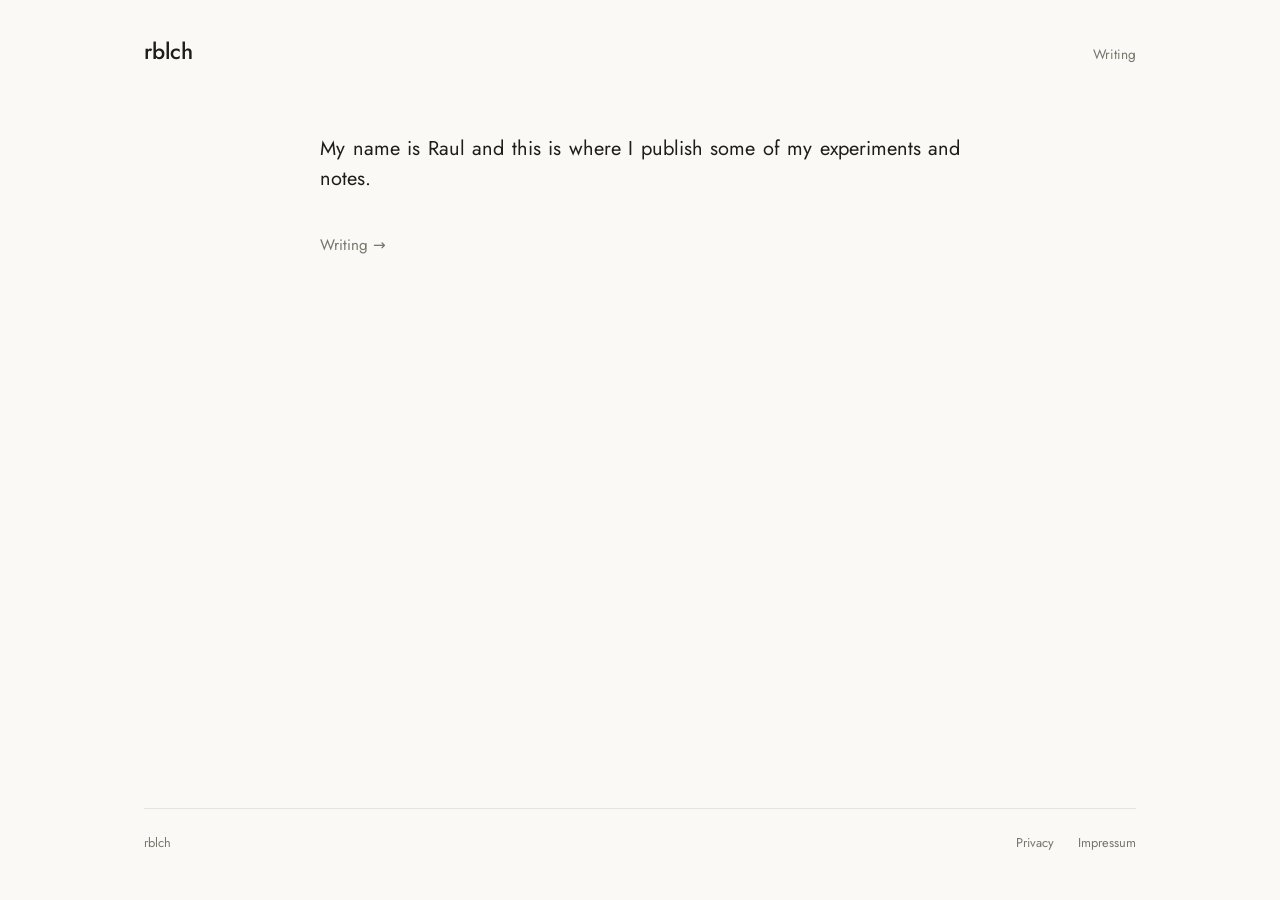
<file: index.html>
<!DOCTYPE html><html lang="en"><head><meta charset="utf-8"><meta name="viewport" content="width=device-width, initial-scale=1"><title>rblch</title><meta name="description" content="Notes and experiments."><meta name="theme-color" content="#faf9f6" media="(prefers-color-scheme: light)"><meta name="theme-color" content="#191816" media="(prefers-color-scheme: dark)"><link rel="canonical" href="https://rblch.com/"><link rel="alternate" type="application/rss+xml" title="rblch" href="/rss.xml"><meta property="og:site_name" content="rblch"><meta property="og:type" content="website"><meta property="og:title" content="rblch"><meta property="og:description" content="Notes and experiments."><meta property="og:url" content="https://rblch.com/"><meta name="twitter:card" content="summary"><link rel="icon" type="image/svg+xml" href="/favicon.svg"><link rel="stylesheet" href="/_astro/Base.DcpyG4sF.css"></head><body><header class="site-header"><a class="masthead" href="/">rblch</a><nav class="site-nav"><a href="/writing/">Writing</a></nav></header><main><article class="home"><h1 class="visually-hidden">rblch</h1><div class="prose"><p>My name is Raul and this is where I publish some of my experiments and notes.</p>
</div><p class="home-link"><a href="/writing/">Writing →</a></p></article></main><footer class="site-footer"><span>rblch</span><nav><a href="/privacy/">Privacy</a><a href="/impressum/">Impressum</a></nav></footer></body></html>
</file>
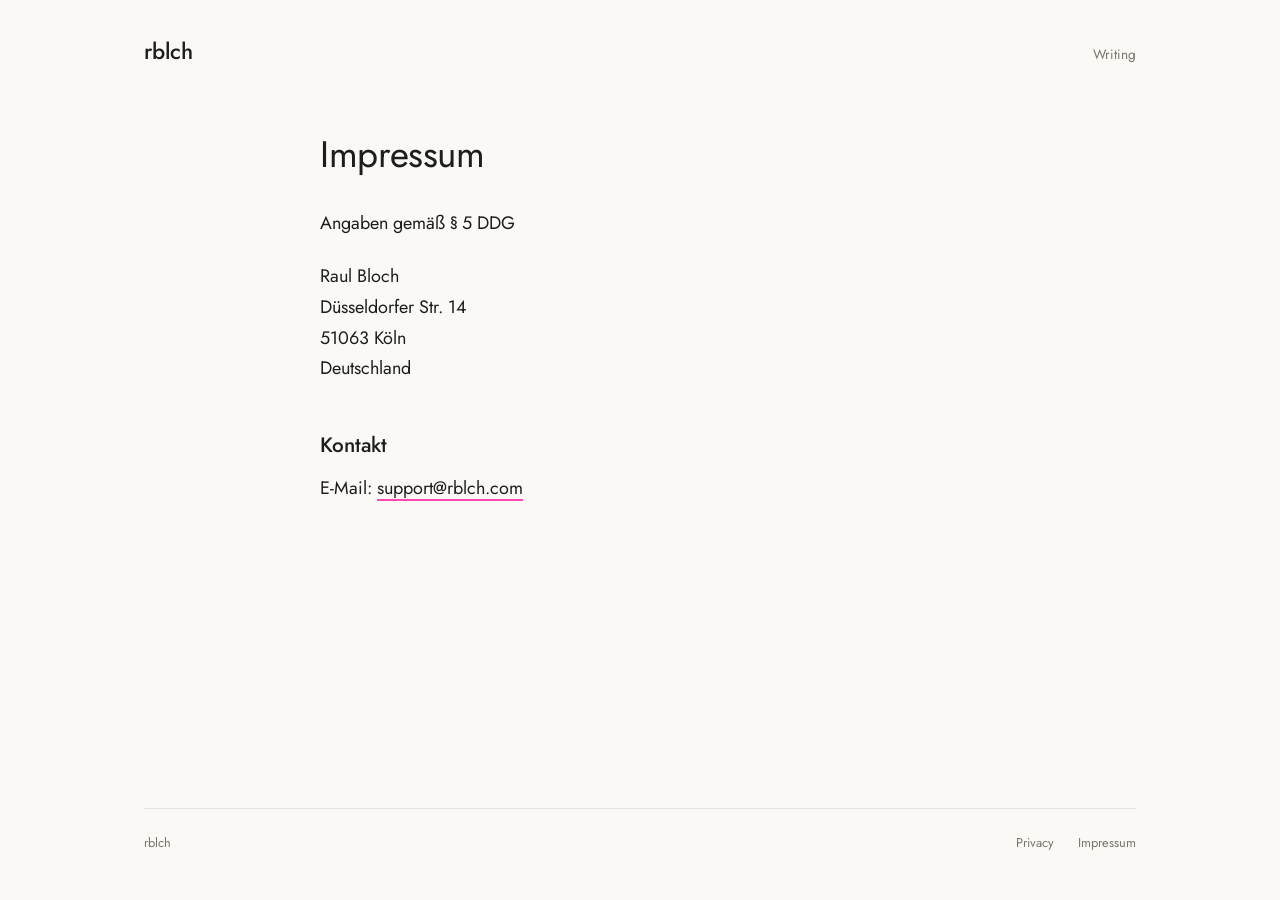
<file: impressum/index.html>
<!DOCTYPE html><html lang="en"><head><meta charset="utf-8"><meta name="viewport" content="width=device-width, initial-scale=1"><title>Impressum · rblch</title><meta name="description" content="Angaben gemäß § 5 DDG."><meta name="theme-color" content="#faf9f6" media="(prefers-color-scheme: light)"><meta name="theme-color" content="#191816" media="(prefers-color-scheme: dark)"><link rel="canonical" href="https://rblch.com/impressum/"><meta name="robots" content="noindex"><link rel="alternate" type="application/rss+xml" title="rblch" href="/rss.xml"><meta property="og:site_name" content="rblch"><meta property="og:type" content="website"><meta property="og:title" content="Impressum"><meta property="og:description" content="Angaben gemäß § 5 DDG."><meta property="og:url" content="https://rblch.com/impressum/"><meta name="twitter:card" content="summary"><link rel="icon" type="image/svg+xml" href="/favicon.svg"><link rel="stylesheet" href="/_astro/Base.DcpyG4sF.css"></head><body><header class="site-header"><a class="masthead" href="/">rblch</a><nav class="site-nav"><a href="/writing/">Writing</a></nav></header><main><article class="page"><h1>Impressum</h1><div class="prose"><p>Angaben gemäß § 5 DDG</p>
<p>Raul Bloch<br>
Düsseldorfer Str. 14<br>
51063 Köln<br>
Deutschland</p>
<h2 id="kontakt">Kontakt</h2>
<p>E-Mail: <a href="mailto:support@rblch.com">support@rblch.com</a></p>
</div></article></main><footer class="site-footer"><span>rblch</span><nav><a href="/privacy/">Privacy</a><a href="/impressum/">Impressum</a></nav></footer></body></html>
</file>
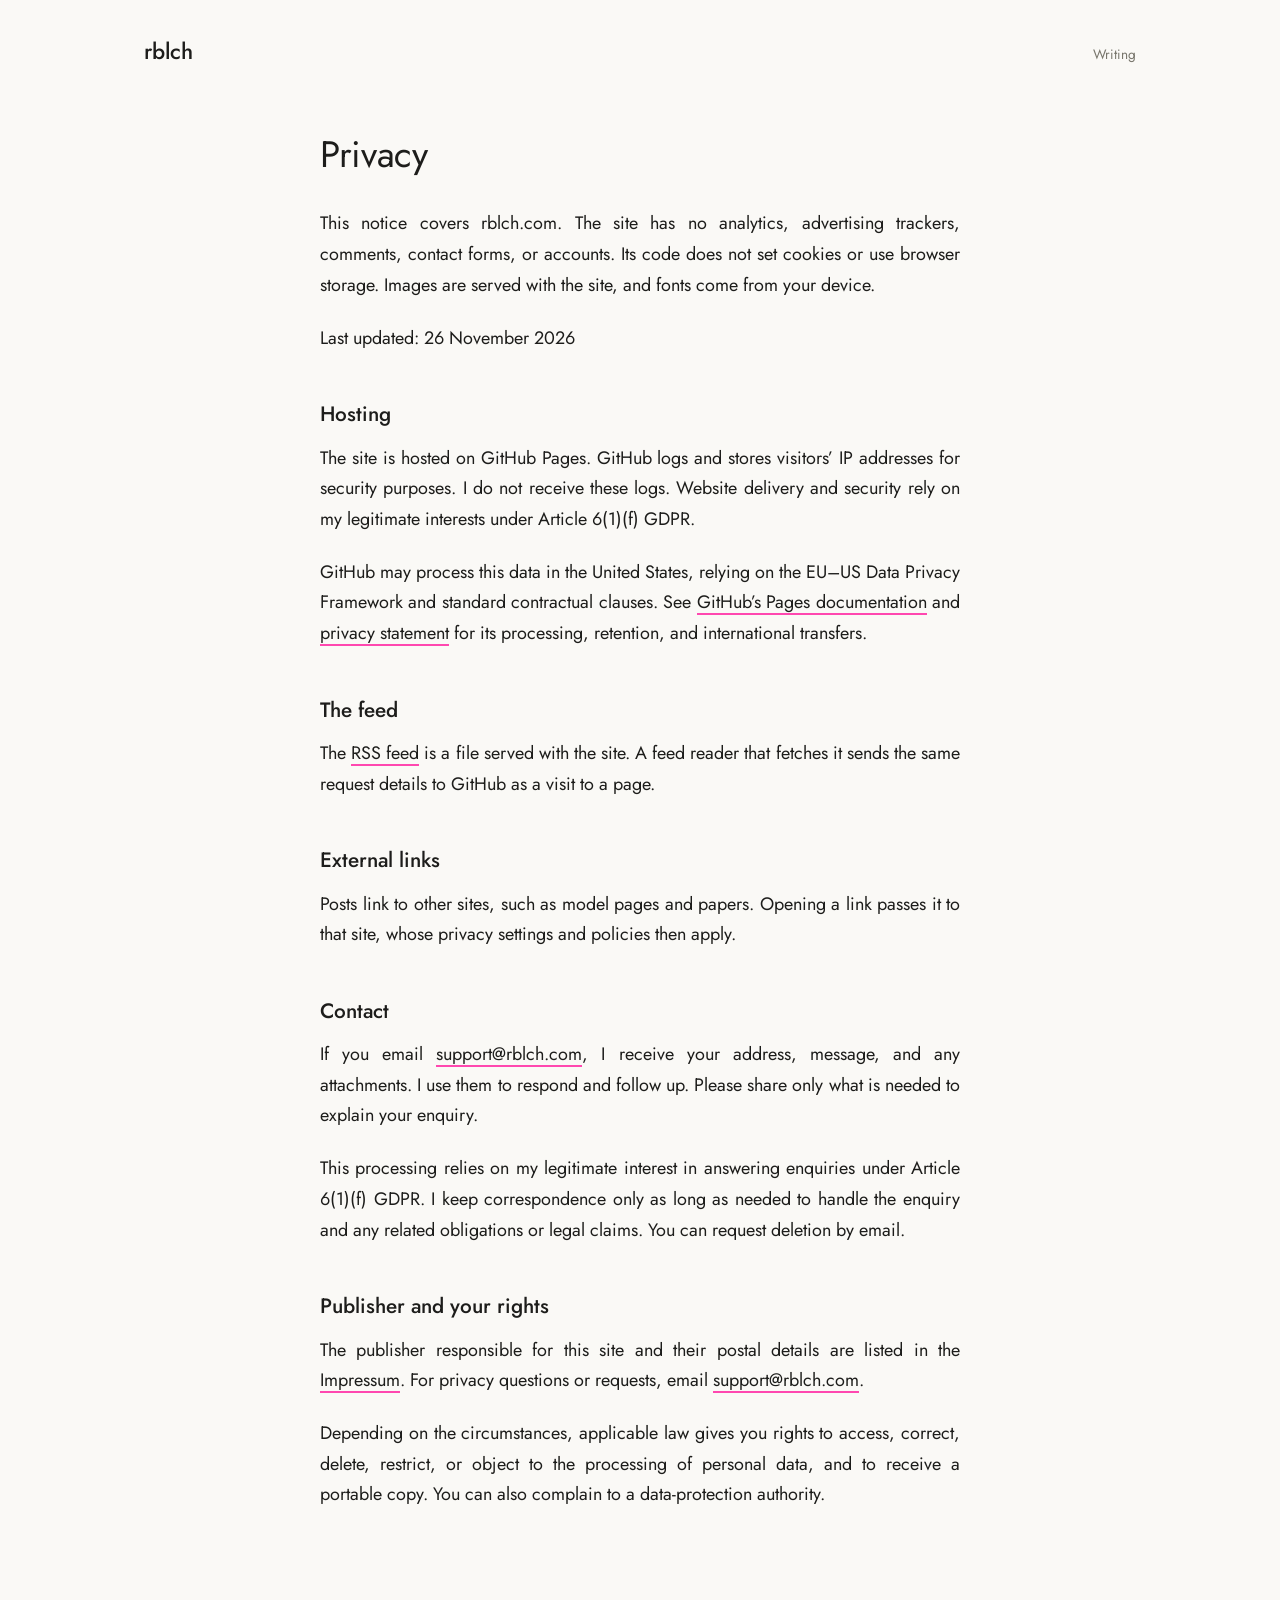
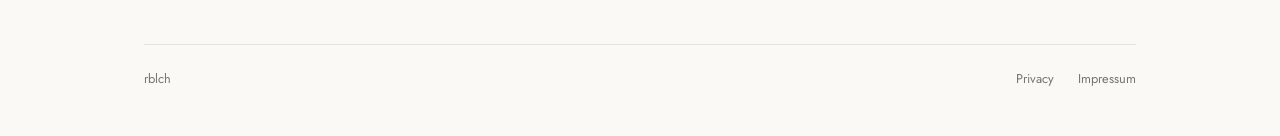
<file: privacy/index.html>
<!DOCTYPE html><html lang="en"><head><meta charset="utf-8"><meta name="viewport" content="width=device-width, initial-scale=1"><title>Privacy · rblch</title><meta name="description" content="What this site does with your data."><meta name="theme-color" content="#faf9f6" media="(prefers-color-scheme: light)"><meta name="theme-color" content="#191816" media="(prefers-color-scheme: dark)"><link rel="canonical" href="https://rblch.com/privacy/"><meta name="robots" content="noindex"><link rel="alternate" type="application/rss+xml" title="rblch" href="/rss.xml"><meta property="og:site_name" content="rblch"><meta property="og:type" content="website"><meta property="og:title" content="Privacy"><meta property="og:description" content="What this site does with your data."><meta property="og:url" content="https://rblch.com/privacy/"><meta name="twitter:card" content="summary"><link rel="icon" type="image/svg+xml" href="/favicon.svg"><link rel="stylesheet" href="/_astro/Base.DcpyG4sF.css"></head><body><header class="site-header"><a class="masthead" href="/">rblch</a><nav class="site-nav"><a href="/writing/">Writing</a></nav></header><main><article class="page"><h1>Privacy</h1><div class="prose"><p>This notice covers rblch.com. The site has no analytics, advertising trackers, comments, contact forms, or accounts. Its code does not set cookies or use browser storage. Images are served with the site, and fonts come from your device.</p>
<p>Last updated: 26 November 2026</p>
<h2 id="hosting">Hosting</h2>
<p>The site is hosted on GitHub Pages. GitHub logs and stores visitors’ IP addresses for security purposes. I do not receive these logs. Website delivery and security rely on my legitimate interests under Article 6(1)(f) GDPR.</p>
<p>GitHub may process this data in the United States, relying on the EU–US Data Privacy Framework and standard contractual clauses. See <a href="https://docs.github.com/en/pages/getting-started-with-github-pages/what-is-github-pages#data-collection">GitHub’s Pages documentation</a> and <a href="https://docs.github.com/en/site-policy/privacy-policies/github-general-privacy-statement">privacy statement</a> for its processing, retention, and international transfers.</p>
<h2 id="the-feed">The feed</h2>
<p>The <a href="/rss.xml">RSS feed</a> is a file served with the site. A feed reader that fetches it sends the same request details to GitHub as a visit to a page.</p>
<h2 id="external-links">External links</h2>
<p>Posts link to other sites, such as model pages and papers. Opening a link passes it to that site, whose privacy settings and policies then apply.</p>
<h2 id="contact">Contact</h2>
<p>If you email <a href="mailto:support@rblch.com">support@rblch.com</a>, I receive your address, message, and any attachments. I use them to respond and follow up. Please share only what is needed to explain your enquiry.</p>
<p>This processing relies on my legitimate interest in answering enquiries under Article 6(1)(f) GDPR. I keep correspondence only as long as needed to handle the enquiry and any related obligations or legal claims. You can request deletion by email.</p>
<h2 id="publisher-and-your-rights">Publisher and your rights</h2>
<p>The publisher responsible for this site and their postal details are listed in the <a href="/impressum/">Impressum</a>. For privacy questions or requests, email <a href="mailto:support@rblch.com">support@rblch.com</a>.</p>
<p>Depending on the circumstances, applicable law gives you rights to access, correct, delete, restrict, or object to the processing of personal data, and to receive a portable copy. You can also complain to a data-protection authority.</p>
</div></article></main><footer class="site-footer"><span>rblch</span><nav><a href="/privacy/">Privacy</a><a href="/impressum/">Impressum</a></nav></footer></body></html>
</file>
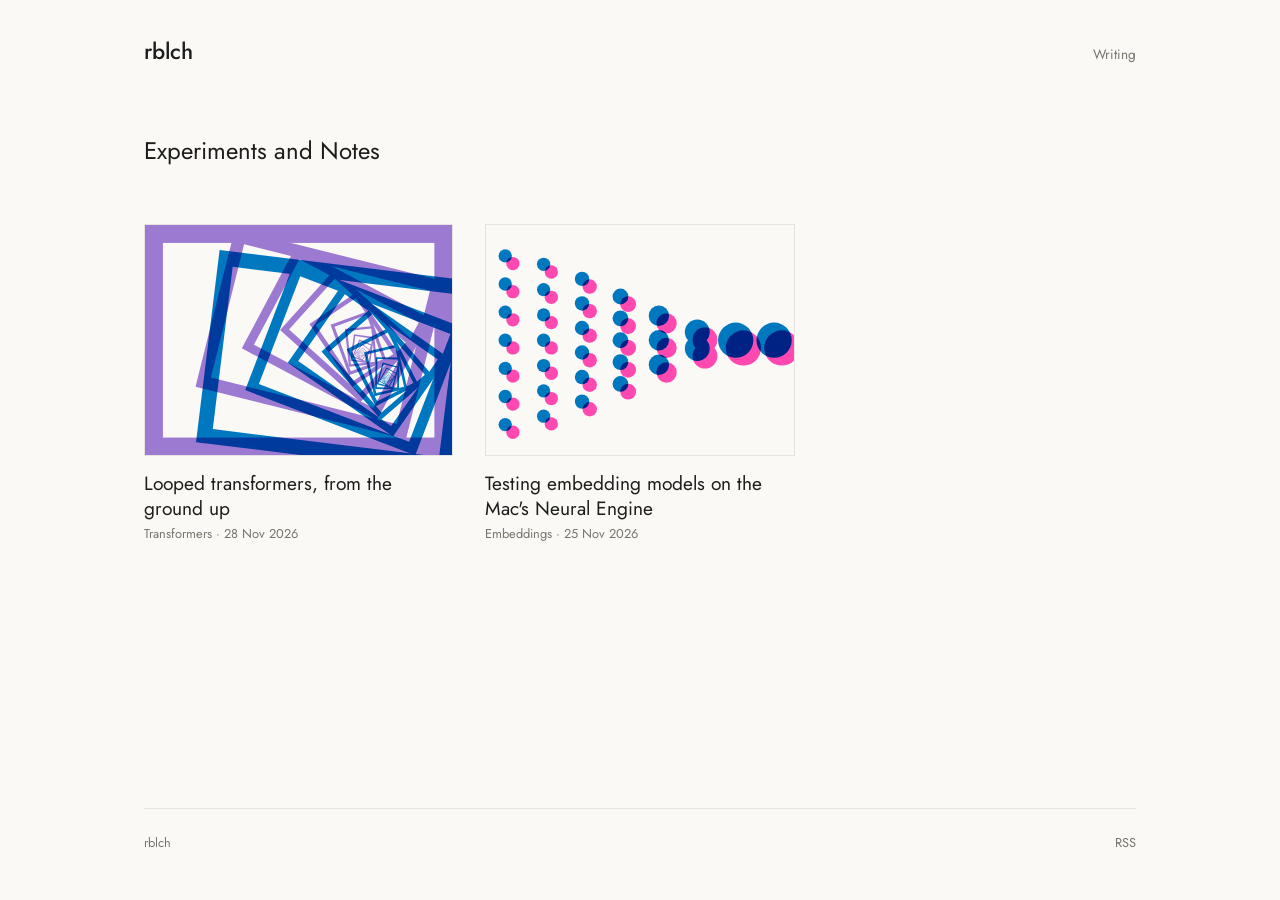
<file: writing/index.html>
<!DOCTYPE html><html lang="en"><head><meta charset="utf-8"><meta name="viewport" content="width=device-width, initial-scale=1"><title>Writing · rblch</title><meta name="description" content="Notes and experiments."><meta name="theme-color" content="#faf9f6" media="(prefers-color-scheme: light)"><meta name="theme-color" content="#191816" media="(prefers-color-scheme: dark)"><link rel="canonical" href="https://rblch.com/writing/"><link rel="alternate" type="application/rss+xml" title="rblch" href="/rss.xml"><meta property="og:site_name" content="rblch"><meta property="og:type" content="website"><meta property="og:title" content="Writing"><meta property="og:description" content="Notes and experiments."><meta property="og:url" content="https://rblch.com/writing/"><meta name="twitter:card" content="summary"><link rel="icon" type="image/svg+xml" href="/favicon.svg"><link rel="stylesheet" href="/_astro/Base.DcpyG4sF.css"></head><body><header class="site-header"><a class="masthead" href="/">rblch</a><nav class="site-nav"><a href="/writing/">Writing</a></nav></header><main><div class="index"><h1 class="lede">Experiments and Notes</h1><ul class="post-grid"><li class="post-card"><a href="/writing/looped-transformers/"><div class="cover"><svg viewBox="0 0 120 90" aria-hidden="true"><g style="color: var(--violet)"><g fill="none" stroke="currentColor"><rect transform="rotate(0 84 50.4)" x="3.5" y="3.5" width="113" height="83" stroke-width="7"/><rect transform="rotate(14 84 50.4)" x="27.2" y="17.31" width="79.73" height="58.56" stroke-width="4.94"/><rect transform="rotate(28 84 50.4)" x="43.92" y="27.05" width="56.26" height="41.32" stroke-width="3.49"/><rect transform="rotate(42 84 50.4)" x="55.72" y="33.92" width="39.7" height="29.16" stroke-width="2.46"/><rect transform="rotate(56 84 50.4)" x="64.05" y="38.77" width="28.01" height="20.57" stroke-width="1.74"/><rect transform="rotate(70 84 50.4)" x="69.92" y="42.2" width="19.76" height="14.52" stroke-width="1.22"/><rect transform="rotate(84 84 50.4)" x="74.07" y="44.61" width="13.95" height="10.24" stroke-width="0.86"/><rect transform="rotate(98 84 50.4)" x="76.99" y="46.32" width="9.84" height="7.23" stroke-width="0.61"/><rect transform="rotate(112 84 50.4)" x="79.05" y="47.52" width="6.94" height="5.1" stroke-width="0.43"/><rect transform="rotate(126 84 50.4)" x="80.51" y="48.37" width="4.9" height="3.6" stroke-width="0.3"/><rect transform="rotate(140 84 50.4)" x="81.54" y="48.97" width="3.46" height="2.54" stroke-width="0.21"/><rect transform="rotate(154 84 50.4)" x="82.26" y="49.39" width="2.44" height="1.79" stroke-width="0.15"/><rect transform="rotate(168 84 50.4)" x="82.77" y="49.69" width="1.72" height="1.26" stroke-width="0.11"/><rect transform="rotate(182 84 50.4)" x="83.13" y="49.9" width="1.21" height="0.89" stroke-width="0.08"/><rect transform="rotate(196 84 50.4)" x="83.39" y="50.04" width="0.86" height="0.63" stroke-width="0.05"/></g></g><g class="cover-second" style="color: var(--blue); --register: 10px"><g fill="none" stroke="currentColor"><rect transform="rotate(7 84 50.4)" x="16.38" y="11" width="94.92" height="69.72" stroke-width="5.88"/><rect transform="rotate(21 84 50.4)" x="36.29" y="22.6" width="66.98" height="49.19" stroke-width="4.15"/><rect transform="rotate(35 84 50.4)" x="50.33" y="30.79" width="47.26" height="34.71" stroke-width="2.93"/><rect transform="rotate(49 84 50.4)" x="60.25" y="36.56" width="33.35" height="24.49" stroke-width="2.07"/><rect transform="rotate(63 84 50.4)" x="67.24" y="40.63" width="23.53" height="17.28" stroke-width="1.46"/><rect transform="rotate(77 84 50.4)" x="72.17" y="43.51" width="16.6" height="12.19" stroke-width="1.03"/><rect transform="rotate(91 84 50.4)" x="75.65" y="45.54" width="11.71" height="8.6" stroke-width="0.73"/><rect transform="rotate(105 84 50.4)" x="78.11" y="46.97" width="8.27" height="6.07" stroke-width="0.51"/><rect transform="rotate(119 84 50.4)" x="79.85" y="47.98" width="5.83" height="4.28" stroke-width="0.36"/><rect transform="rotate(133 84 50.4)" x="81.07" y="48.69" width="4.12" height="3.02" stroke-width="0.25"/><rect transform="rotate(147 84 50.4)" x="81.93" y="49.19" width="2.9" height="2.13" stroke-width="0.18"/><rect transform="rotate(161 84 50.4)" x="82.54" y="49.55" width="2.05" height="1.5" stroke-width="0.13"/><rect transform="rotate(175 84 50.4)" x="82.97" y="49.8" width="1.45" height="1.06" stroke-width="0.09"/><rect transform="rotate(189 84 50.4)" x="83.27" y="49.98" width="1.02" height="0.75" stroke-width="0.06"/><rect transform="rotate(203 84 50.4)" x="83.49" y="50.1" width="0.72" height="0.53" stroke-width="0.04"/></g></g></svg></div><h2><span>Looped transformers, from the ground up</span></h2><div class="meta">Transformers · 28 Nov 2026</div></a></li><li class="post-card"><a href="/writing/testing-embedding-models-neural-engine/"><div class="cover"><svg viewBox="0 0 120 90" aria-hidden="true"><g style="color: var(--blue)"><g fill="currentColor"><circle cx="7.5" cy="12.06" r="2.6"/><circle cx="7.5" cy="23.04" r="2.6"/><circle cx="7.5" cy="34.02" r="2.6"/><circle cx="7.5" cy="45" r="2.6"/><circle cx="7.5" cy="55.98" r="2.6"/><circle cx="7.5" cy="66.96" r="2.6"/><circle cx="7.5" cy="77.94" r="2.6"/><circle cx="22.5" cy="15.34" r="2.6"/><circle cx="22.5" cy="25.23" r="2.6"/><circle cx="22.5" cy="35.11" r="2.6"/><circle cx="22.5" cy="45" r="2.6"/><circle cx="22.5" cy="54.89" r="2.6"/><circle cx="22.5" cy="64.77" r="2.6"/><circle cx="22.5" cy="74.66" r="2.6"/><circle cx="37.5" cy="21.04" r="2.81"/><circle cx="37.5" cy="30.63" r="2.81"/><circle cx="37.5" cy="40.21" r="2.81"/><circle cx="37.5" cy="49.79" r="2.81"/><circle cx="37.5" cy="59.37" r="2.81"/><circle cx="37.5" cy="68.96" r="2.81"/><circle cx="52.5" cy="27.92" r="3.08"/><circle cx="52.5" cy="36.46" r="3.08"/><circle cx="52.5" cy="45" r="3.08"/><circle cx="52.5" cy="53.54" r="3.08"/><circle cx="52.5" cy="62.08" r="3.08"/><circle cx="67.5" cy="35.42" r="3.97"/><circle cx="67.5" cy="45" r="3.97"/><circle cx="67.5" cy="54.58" r="3.97"/><circle cx="82.5" cy="41.8" r="4.86"/><circle cx="82.5" cy="48.2" r="4.86"/><circle cx="97.5" cy="45" r="6.88"/><circle cx="112.5" cy="45" r="6.88"/></g></g><g class="cover-second" style="color: var(--pink); --register: 6px"><g transform="translate(-3 -3)"><g fill="currentColor"><circle cx="7.5" cy="12.06" r="2.6"/><circle cx="7.5" cy="23.04" r="2.6"/><circle cx="7.5" cy="34.02" r="2.6"/><circle cx="7.5" cy="45" r="2.6"/><circle cx="7.5" cy="55.98" r="2.6"/><circle cx="7.5" cy="66.96" r="2.6"/><circle cx="7.5" cy="77.94" r="2.6"/><circle cx="22.5" cy="15.34" r="2.6"/><circle cx="22.5" cy="25.23" r="2.6"/><circle cx="22.5" cy="35.11" r="2.6"/><circle cx="22.5" cy="45" r="2.6"/><circle cx="22.5" cy="54.89" r="2.6"/><circle cx="22.5" cy="64.77" r="2.6"/><circle cx="22.5" cy="74.66" r="2.6"/><circle cx="37.5" cy="21.04" r="2.81"/><circle cx="37.5" cy="30.63" r="2.81"/><circle cx="37.5" cy="40.21" r="2.81"/><circle cx="37.5" cy="49.79" r="2.81"/><circle cx="37.5" cy="59.37" r="2.81"/><circle cx="37.5" cy="68.96" r="2.81"/><circle cx="52.5" cy="27.92" r="3.08"/><circle cx="52.5" cy="36.46" r="3.08"/><circle cx="52.5" cy="45" r="3.08"/><circle cx="52.5" cy="53.54" r="3.08"/><circle cx="52.5" cy="62.08" r="3.08"/><circle cx="67.5" cy="35.42" r="3.97"/><circle cx="67.5" cy="45" r="3.97"/><circle cx="67.5" cy="54.58" r="3.97"/><circle cx="82.5" cy="41.8" r="4.86"/><circle cx="82.5" cy="48.2" r="4.86"/><circle cx="97.5" cy="45" r="6.88"/><circle cx="112.5" cy="45" r="6.88"/></g></g></g></svg></div><h2><span>Testing embedding models on the Mac&#39;s Neural Engine</span></h2><div class="meta">Embeddings · 25 Nov 2026</div></a></li></ul></div></main><footer class="site-footer"><span>rblch</span><nav><a href="/rss.xml">RSS</a></nav></footer></body></html>
</file>
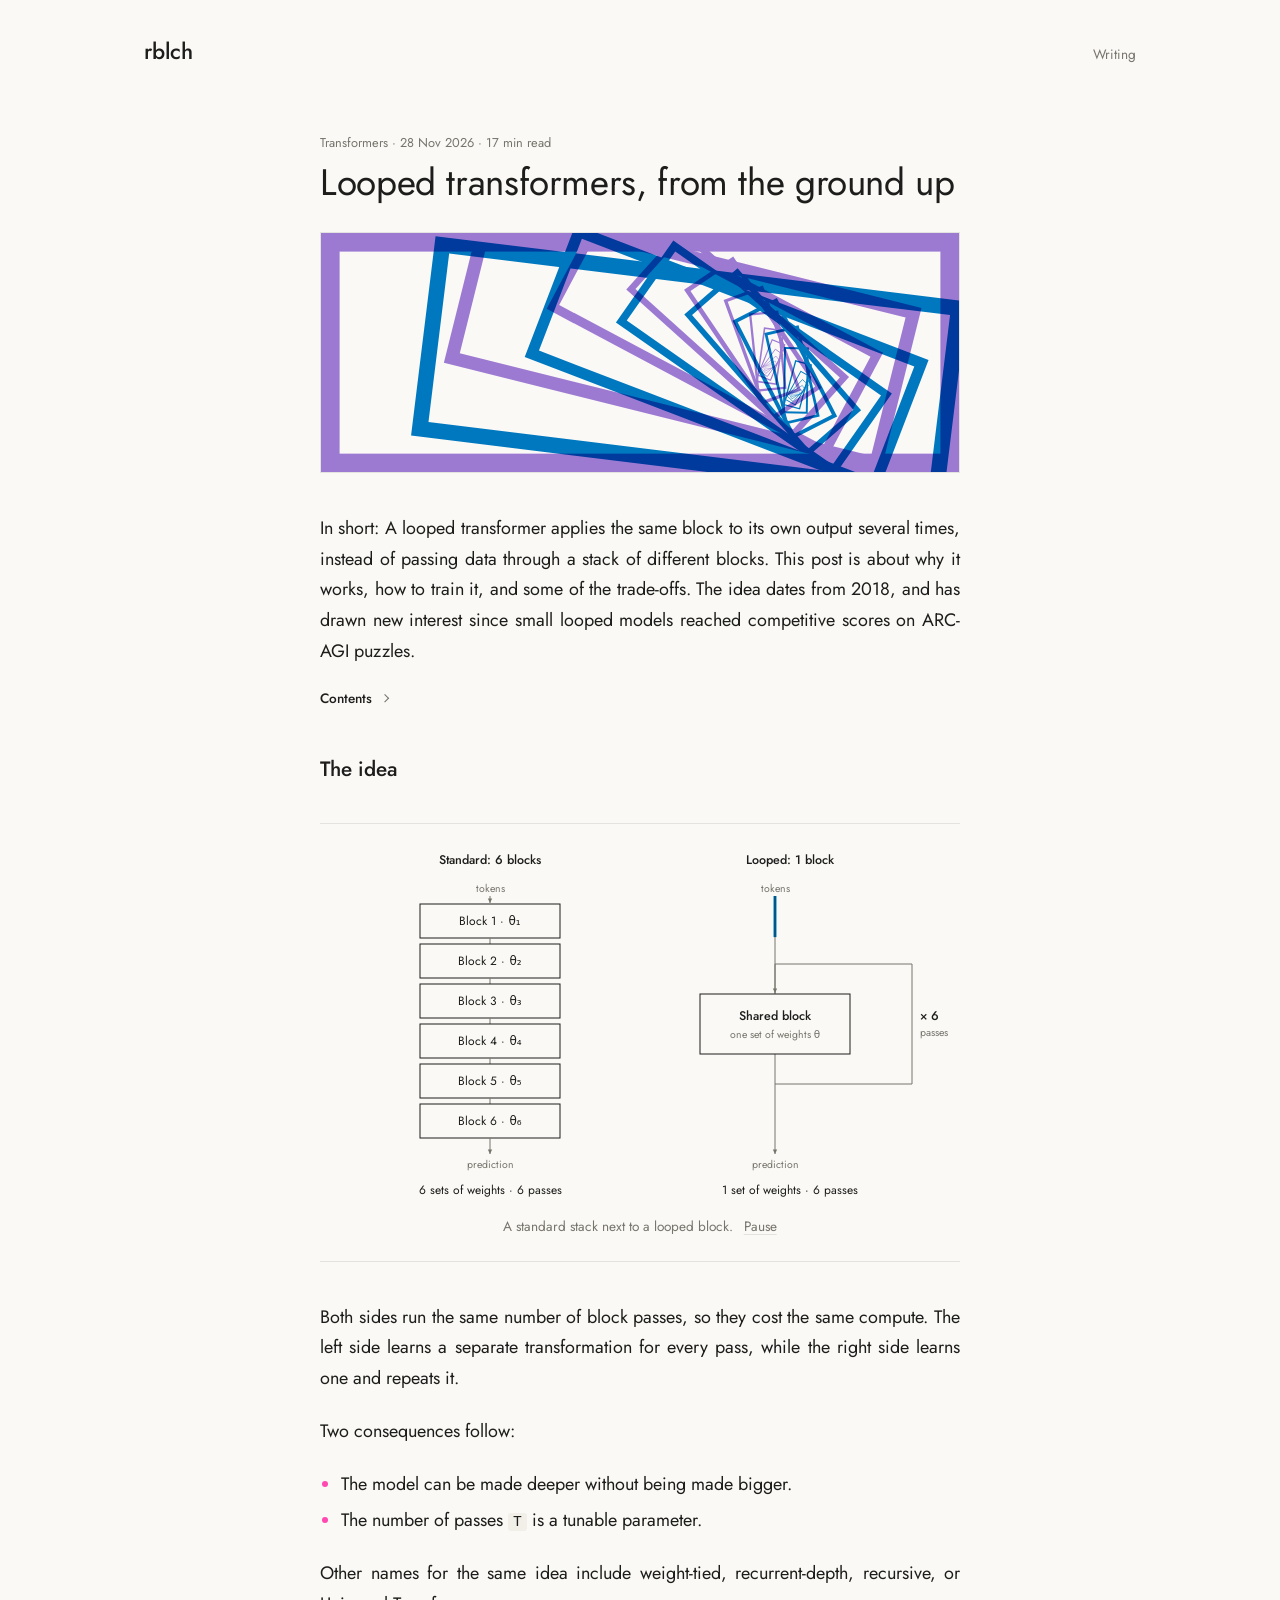
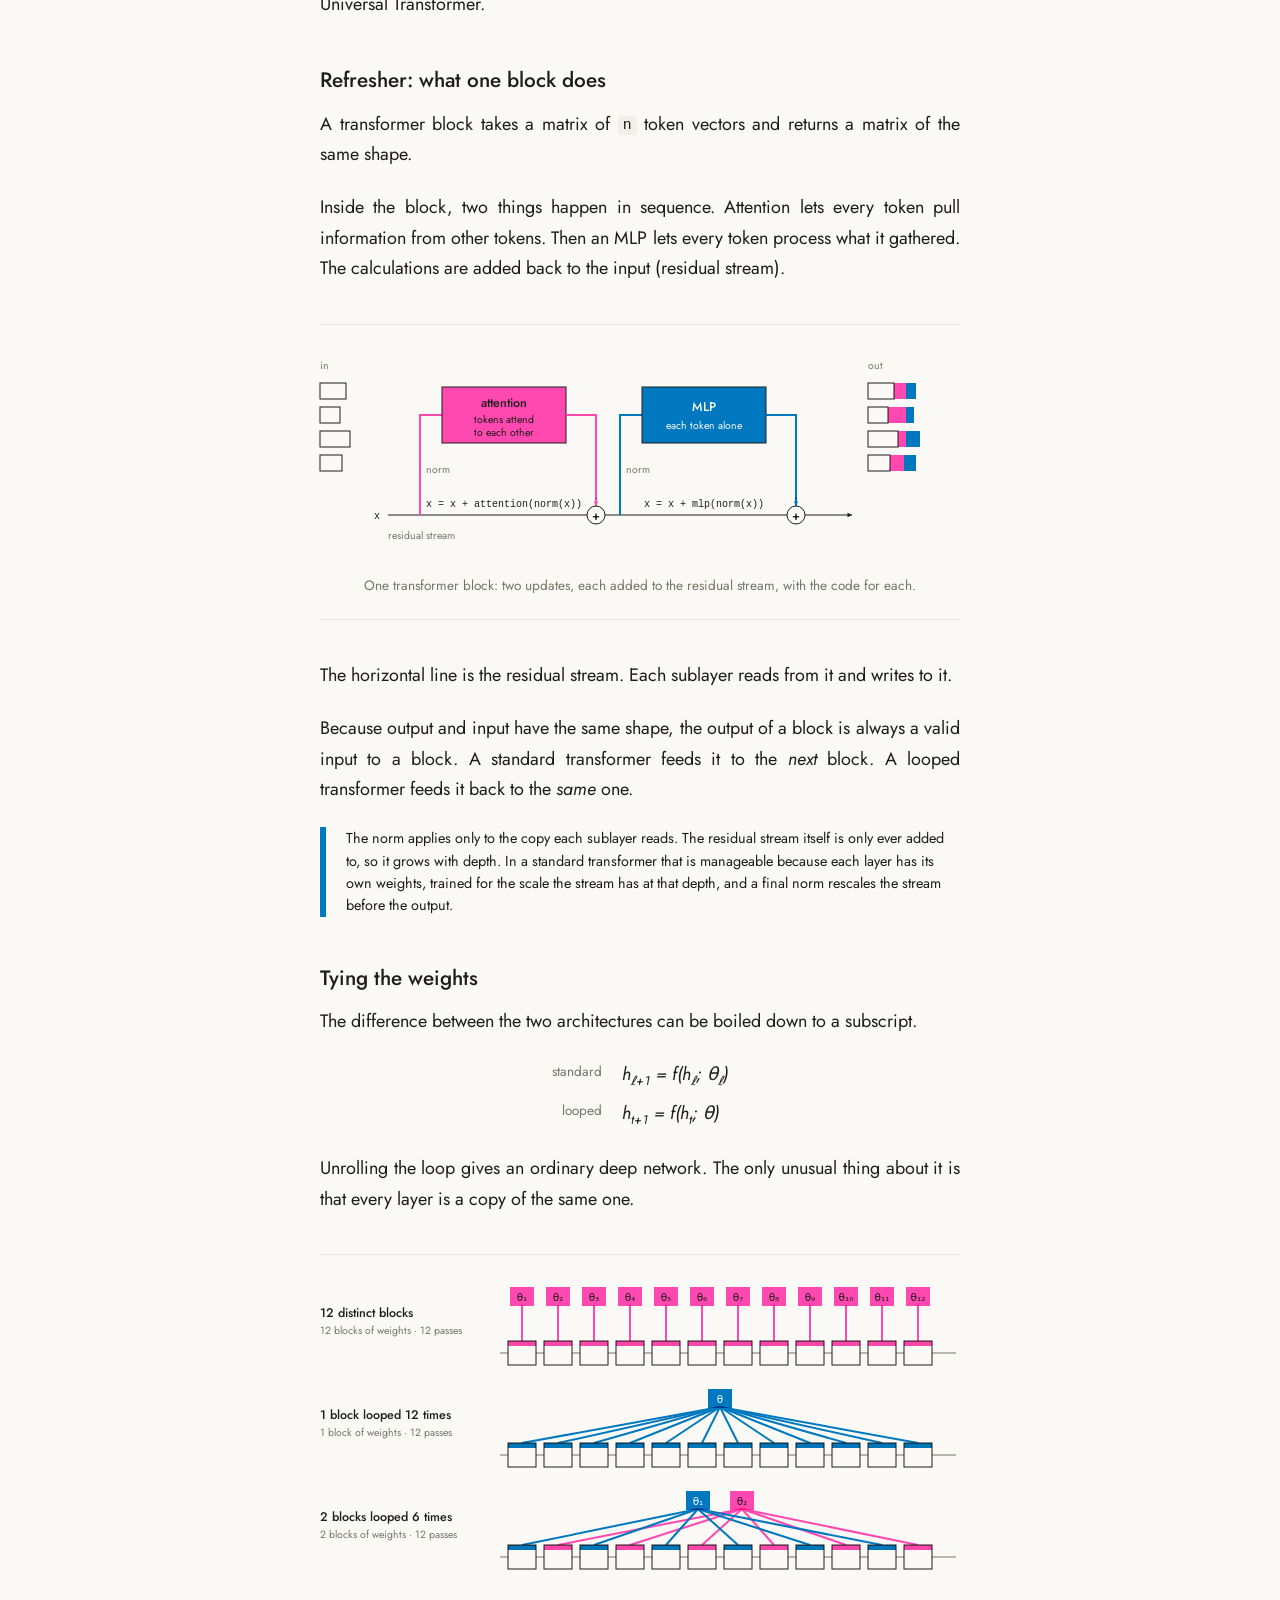
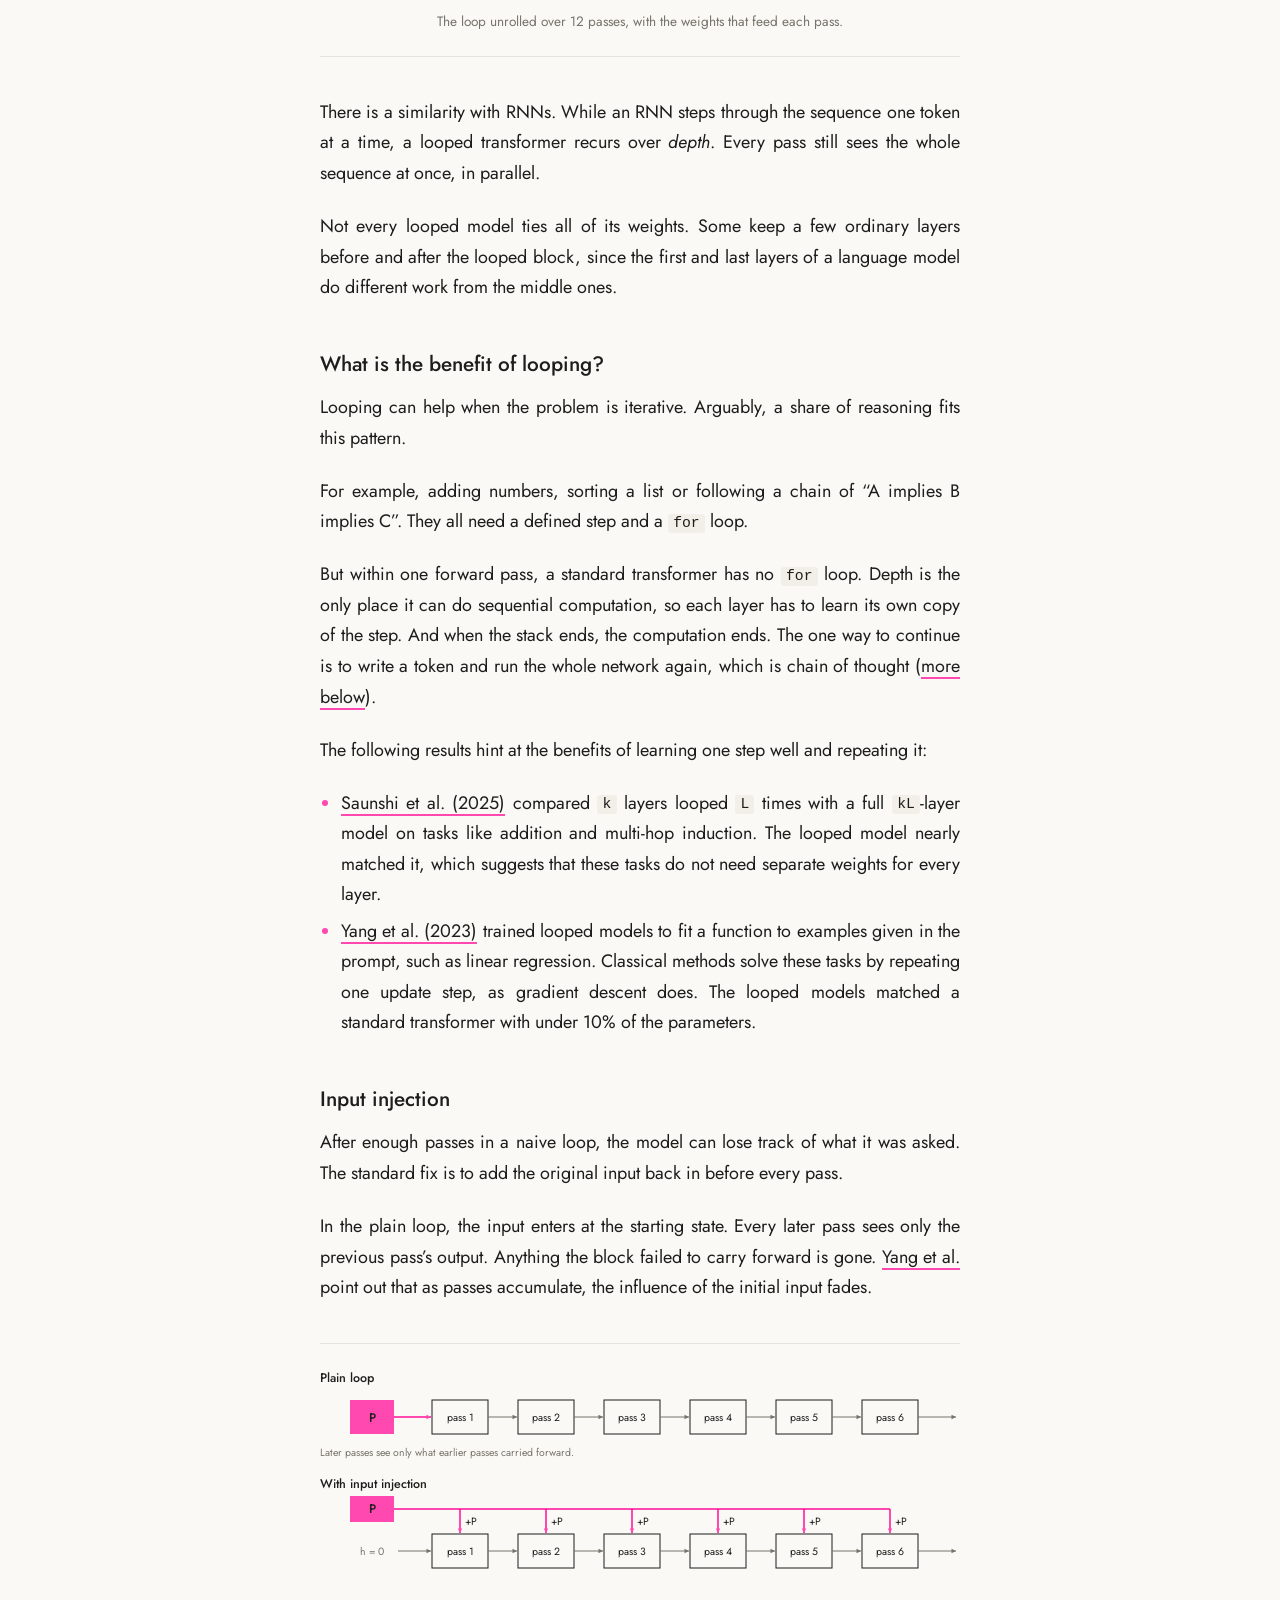
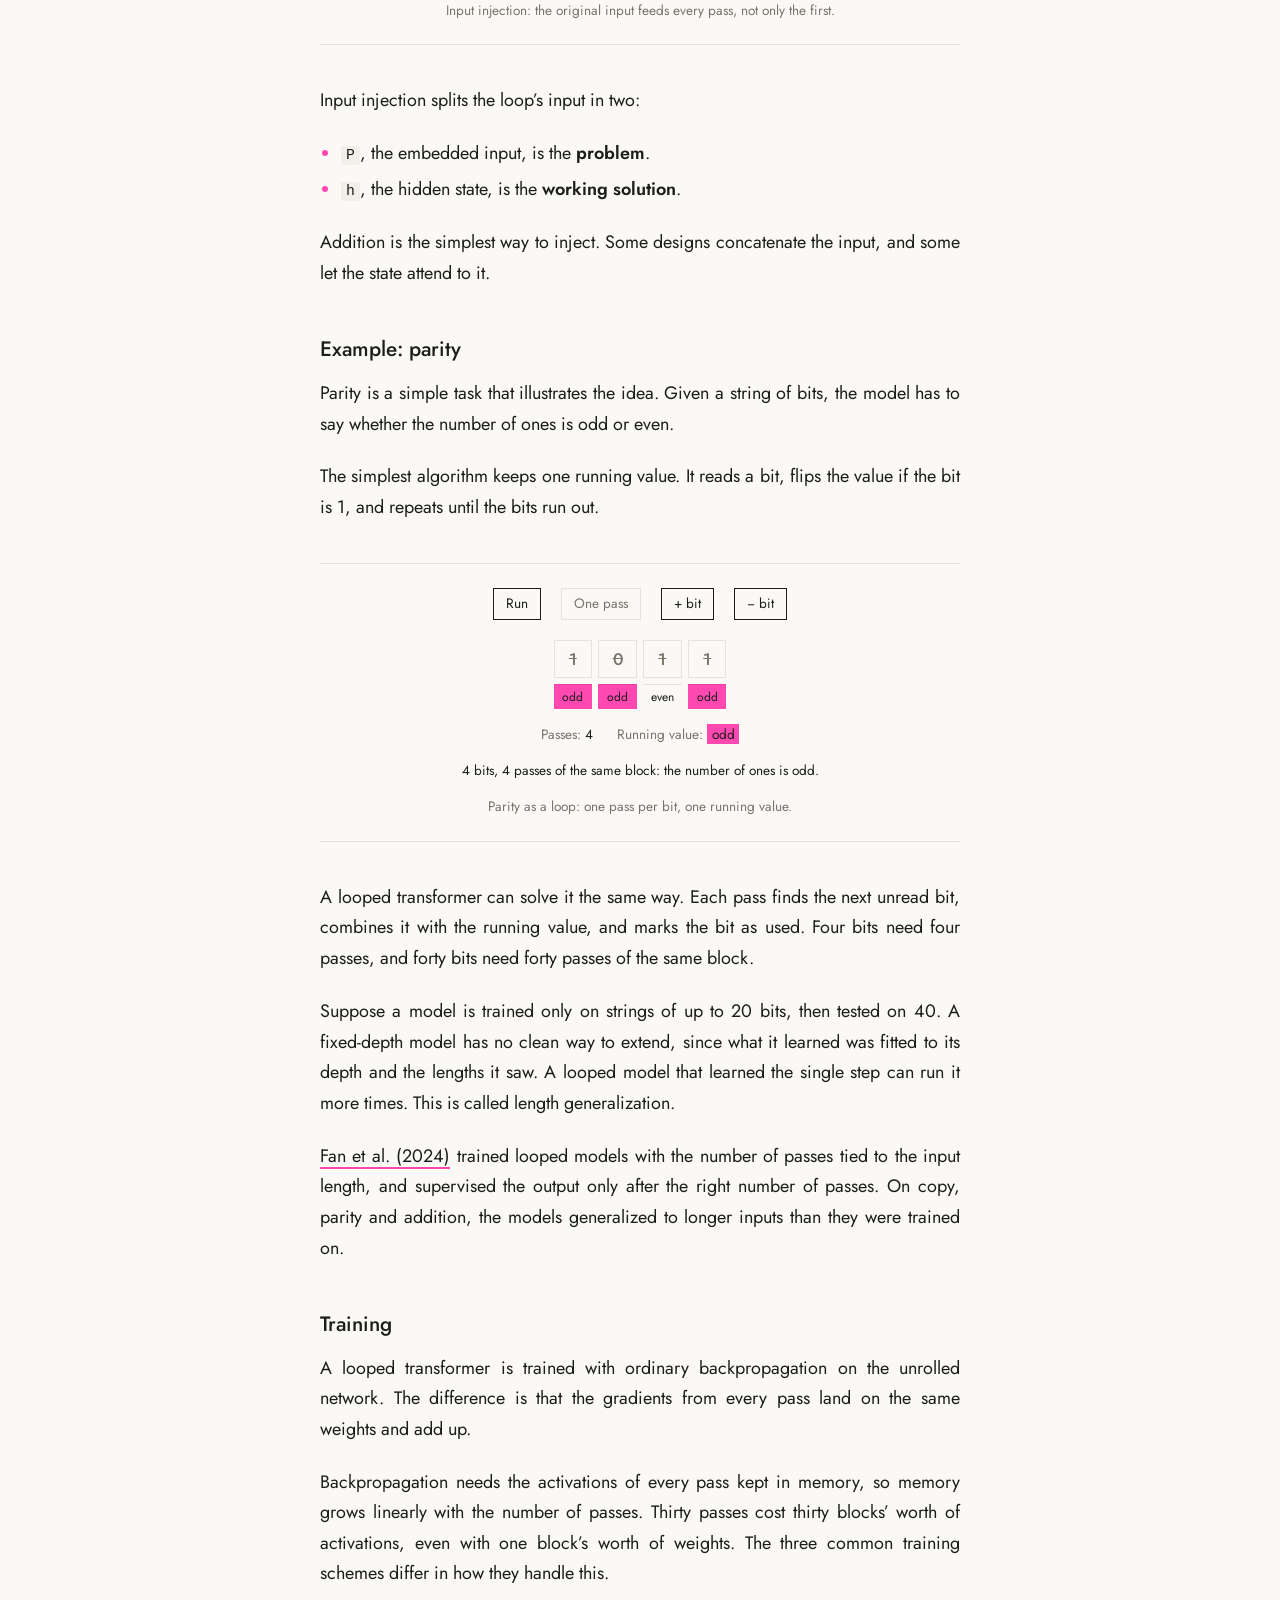
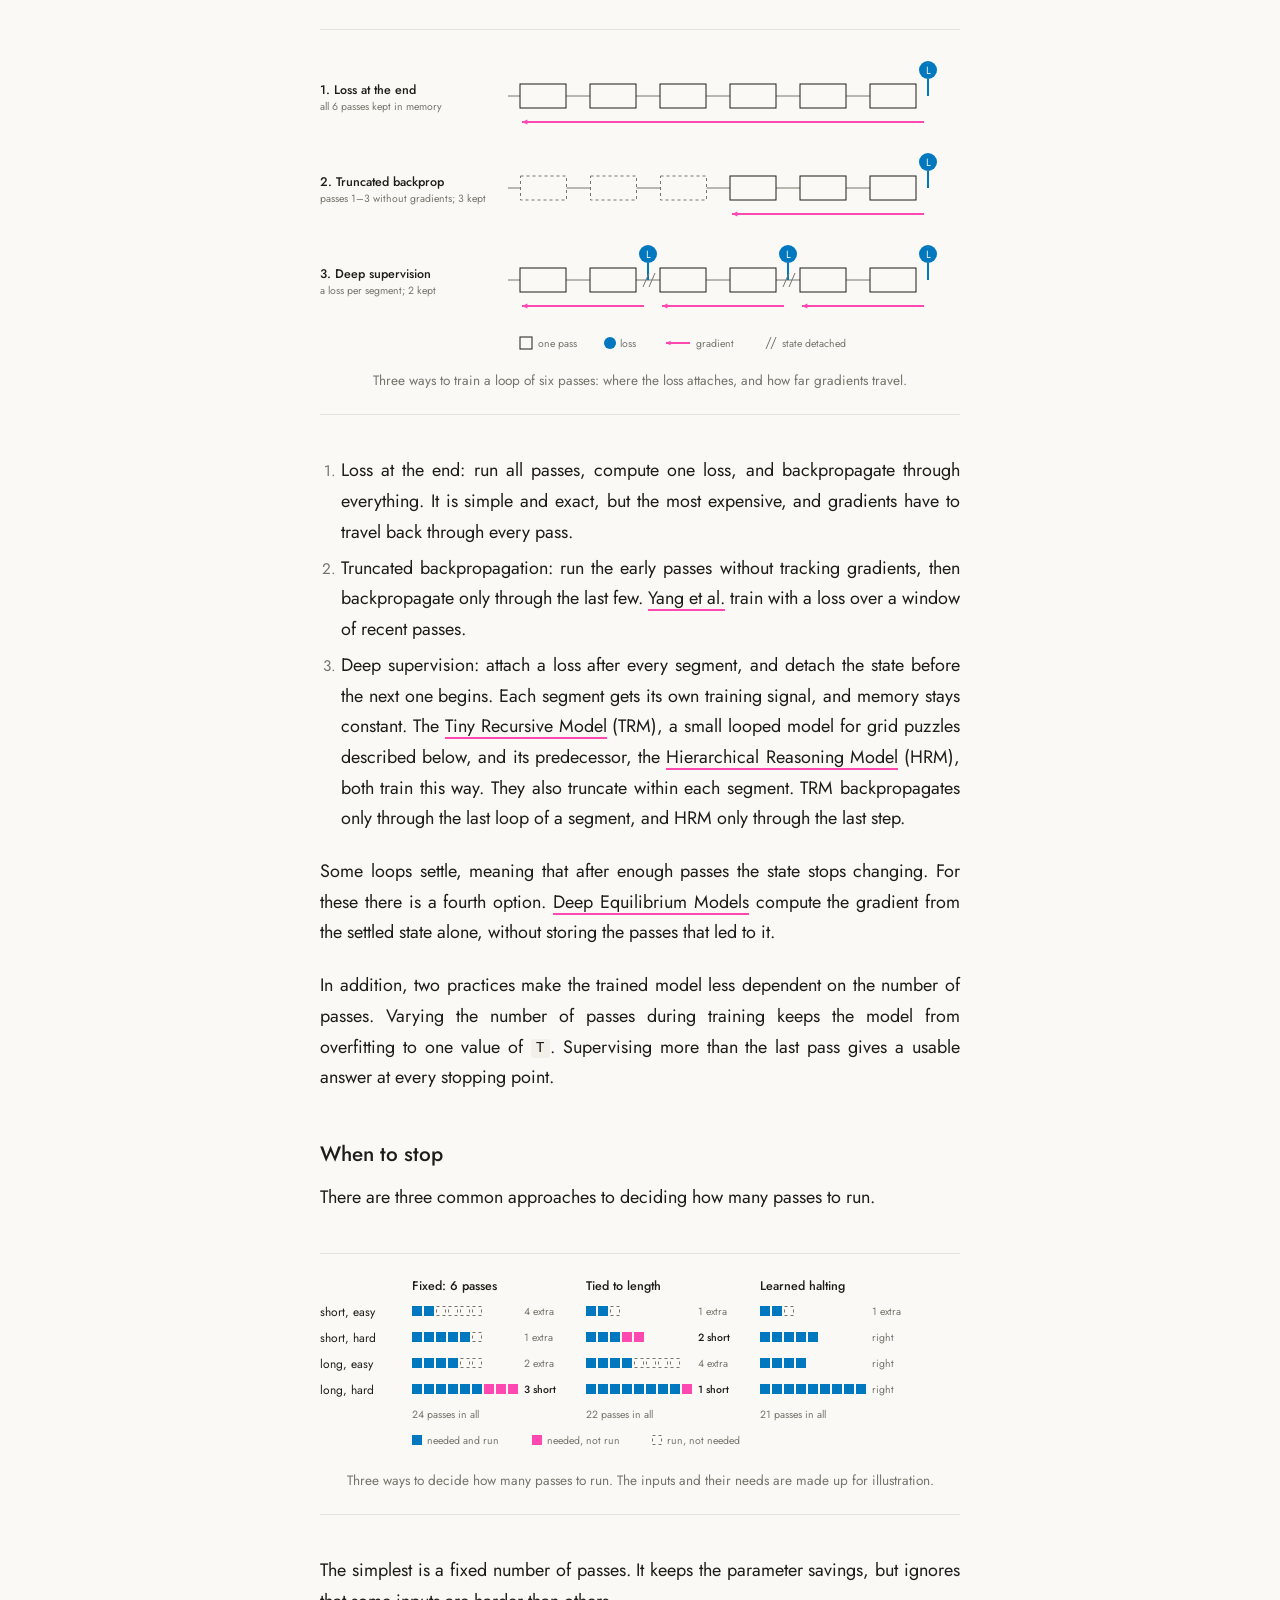
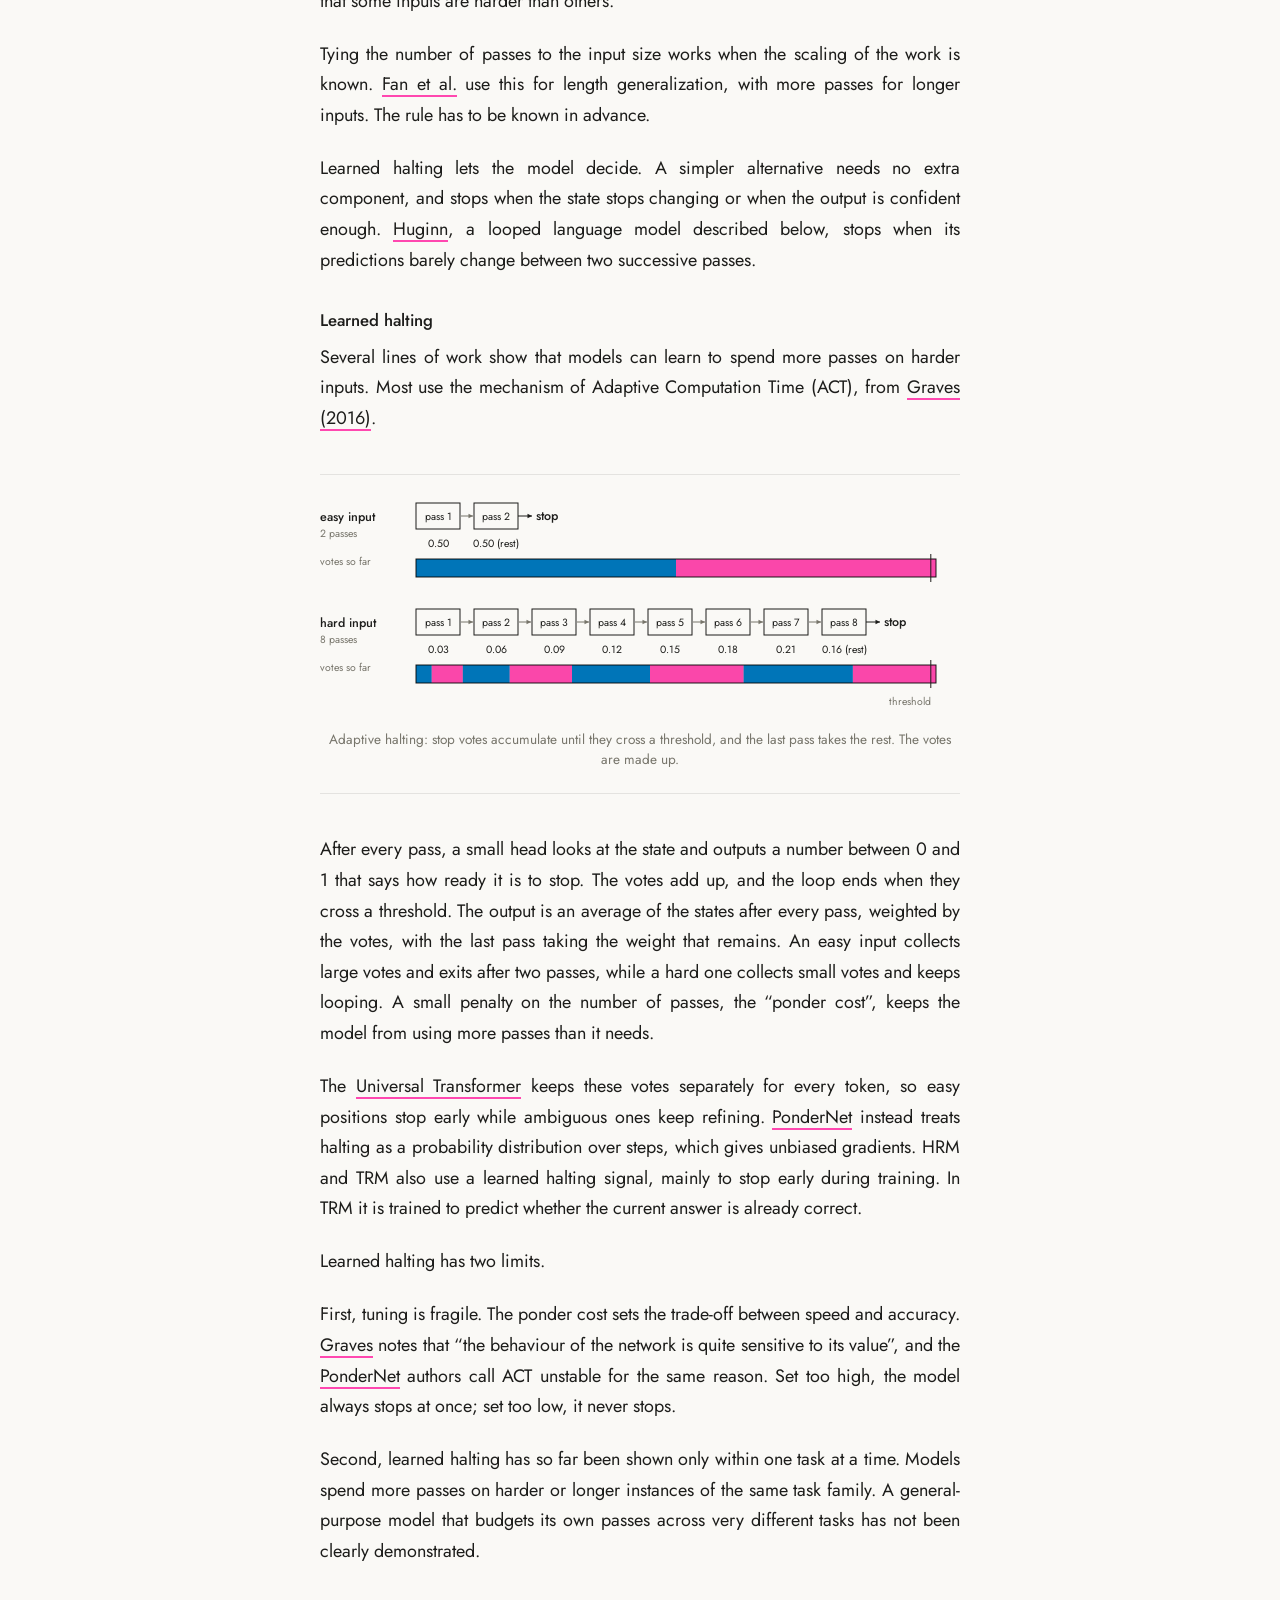
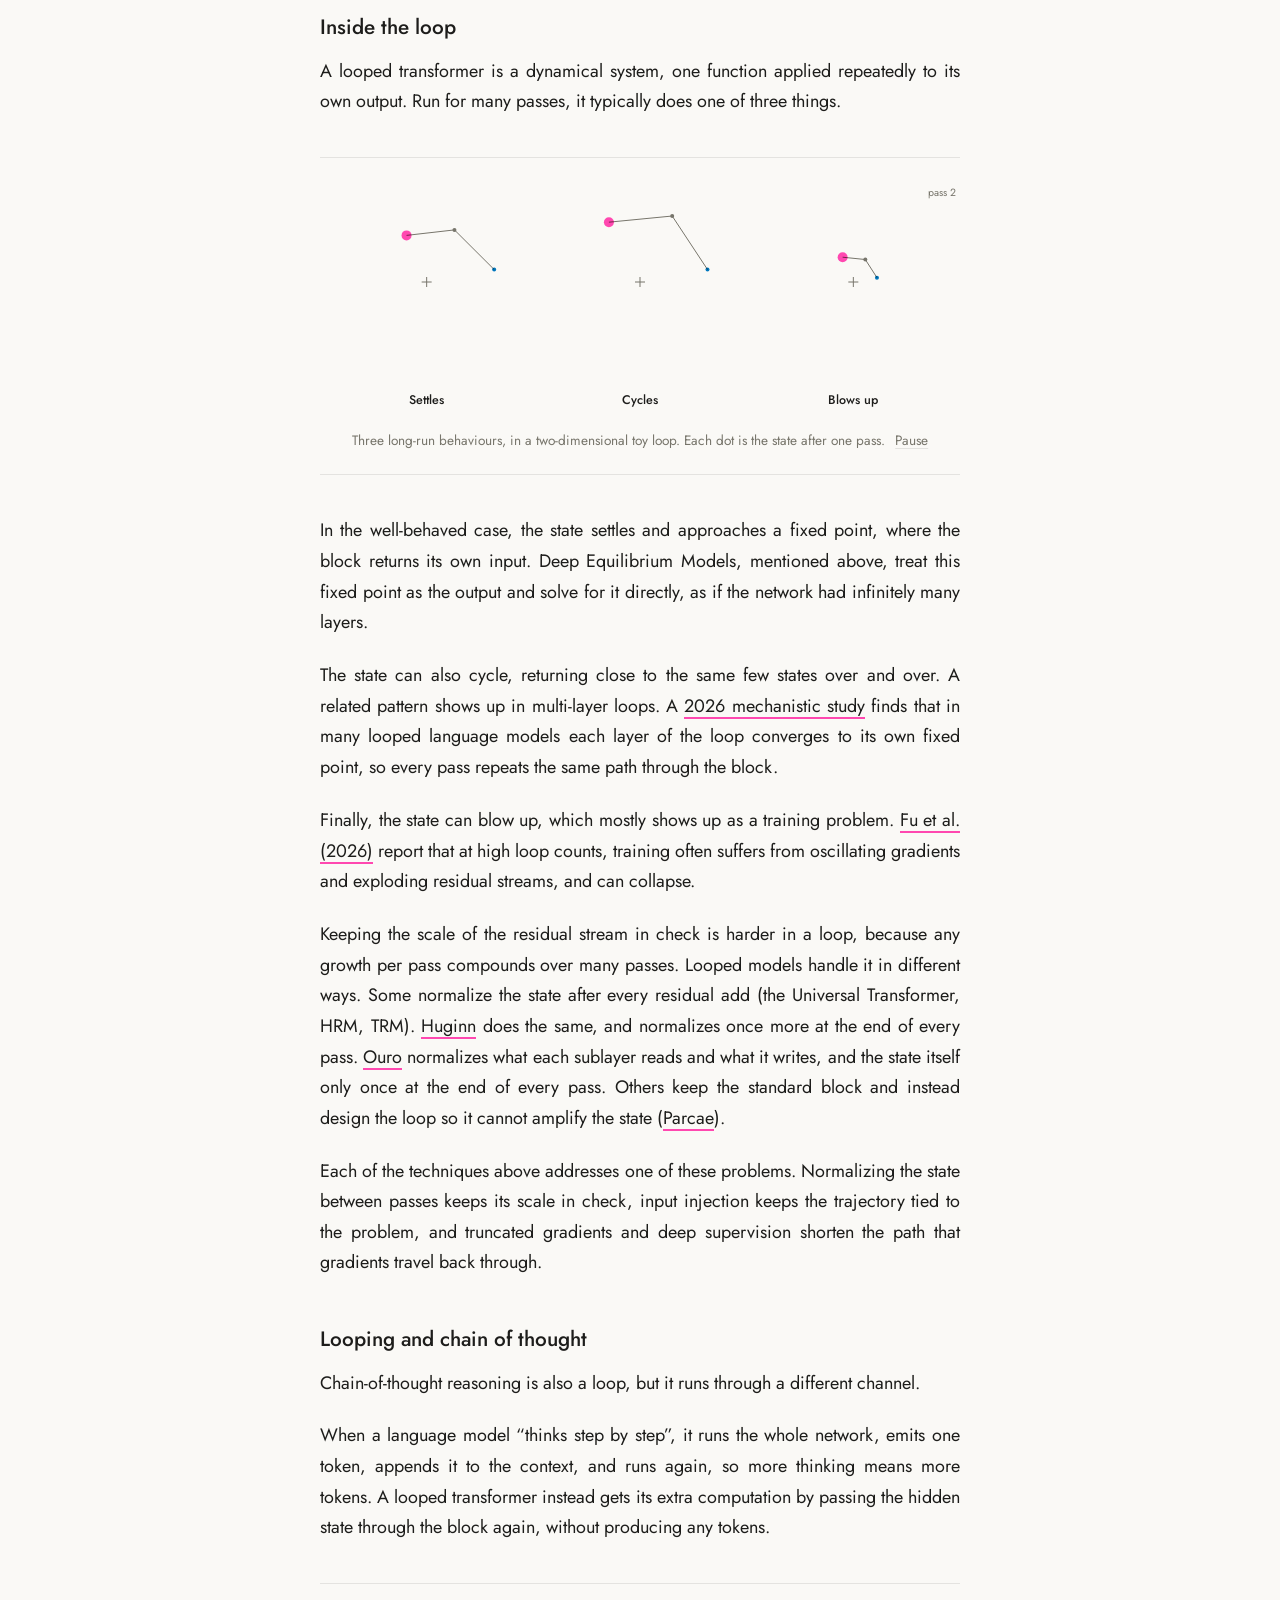
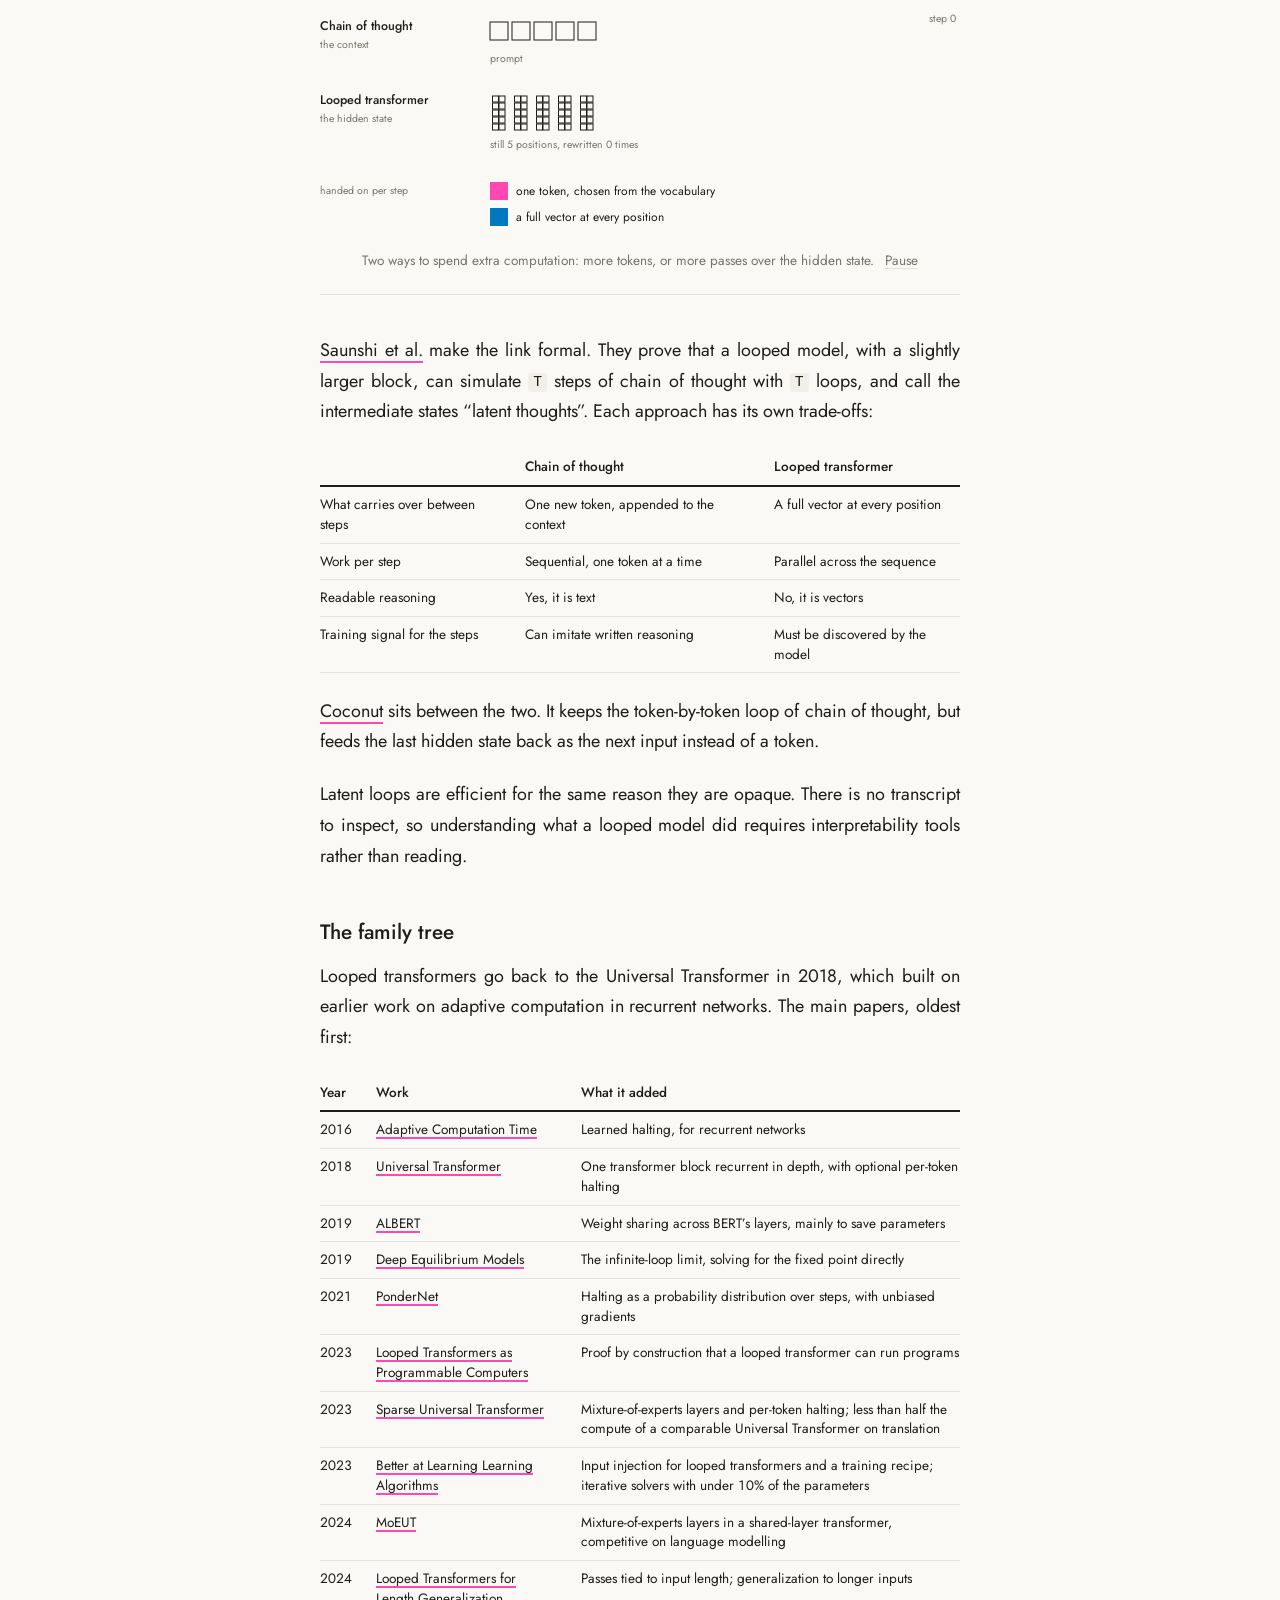
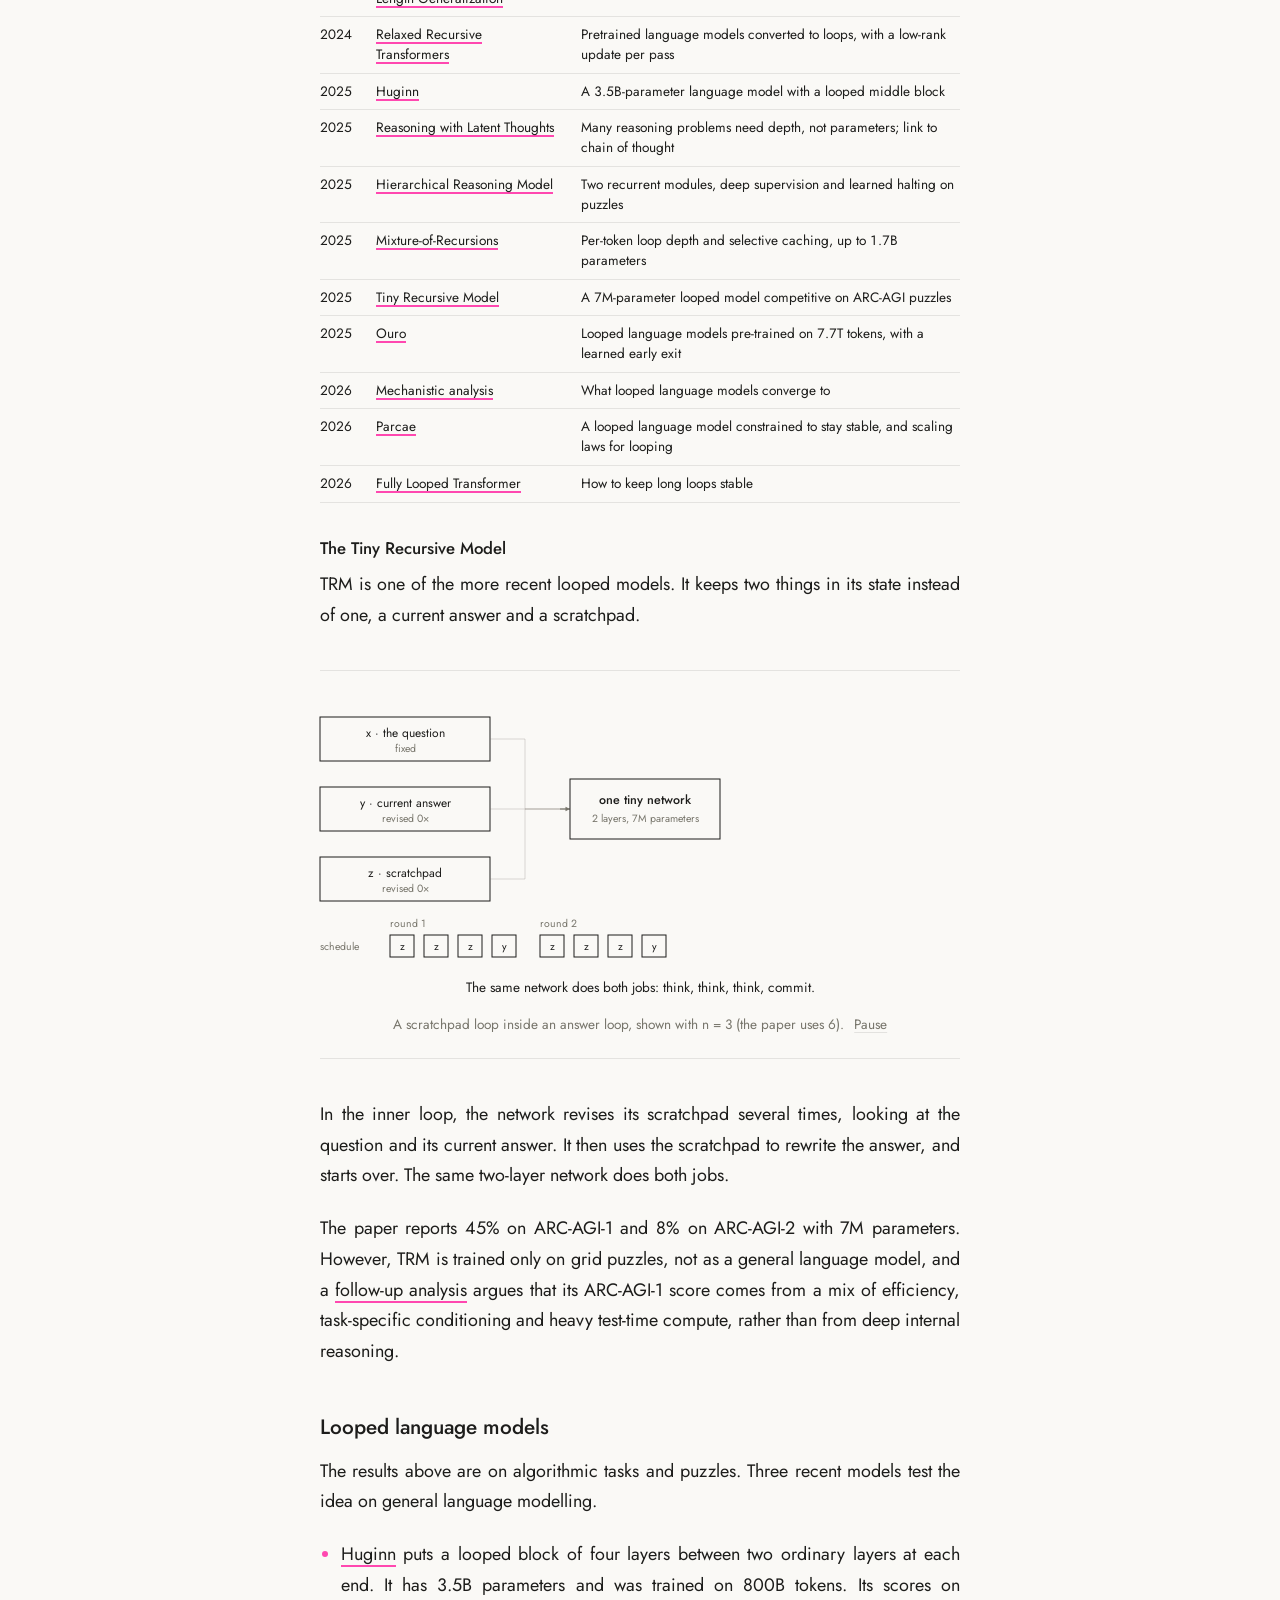
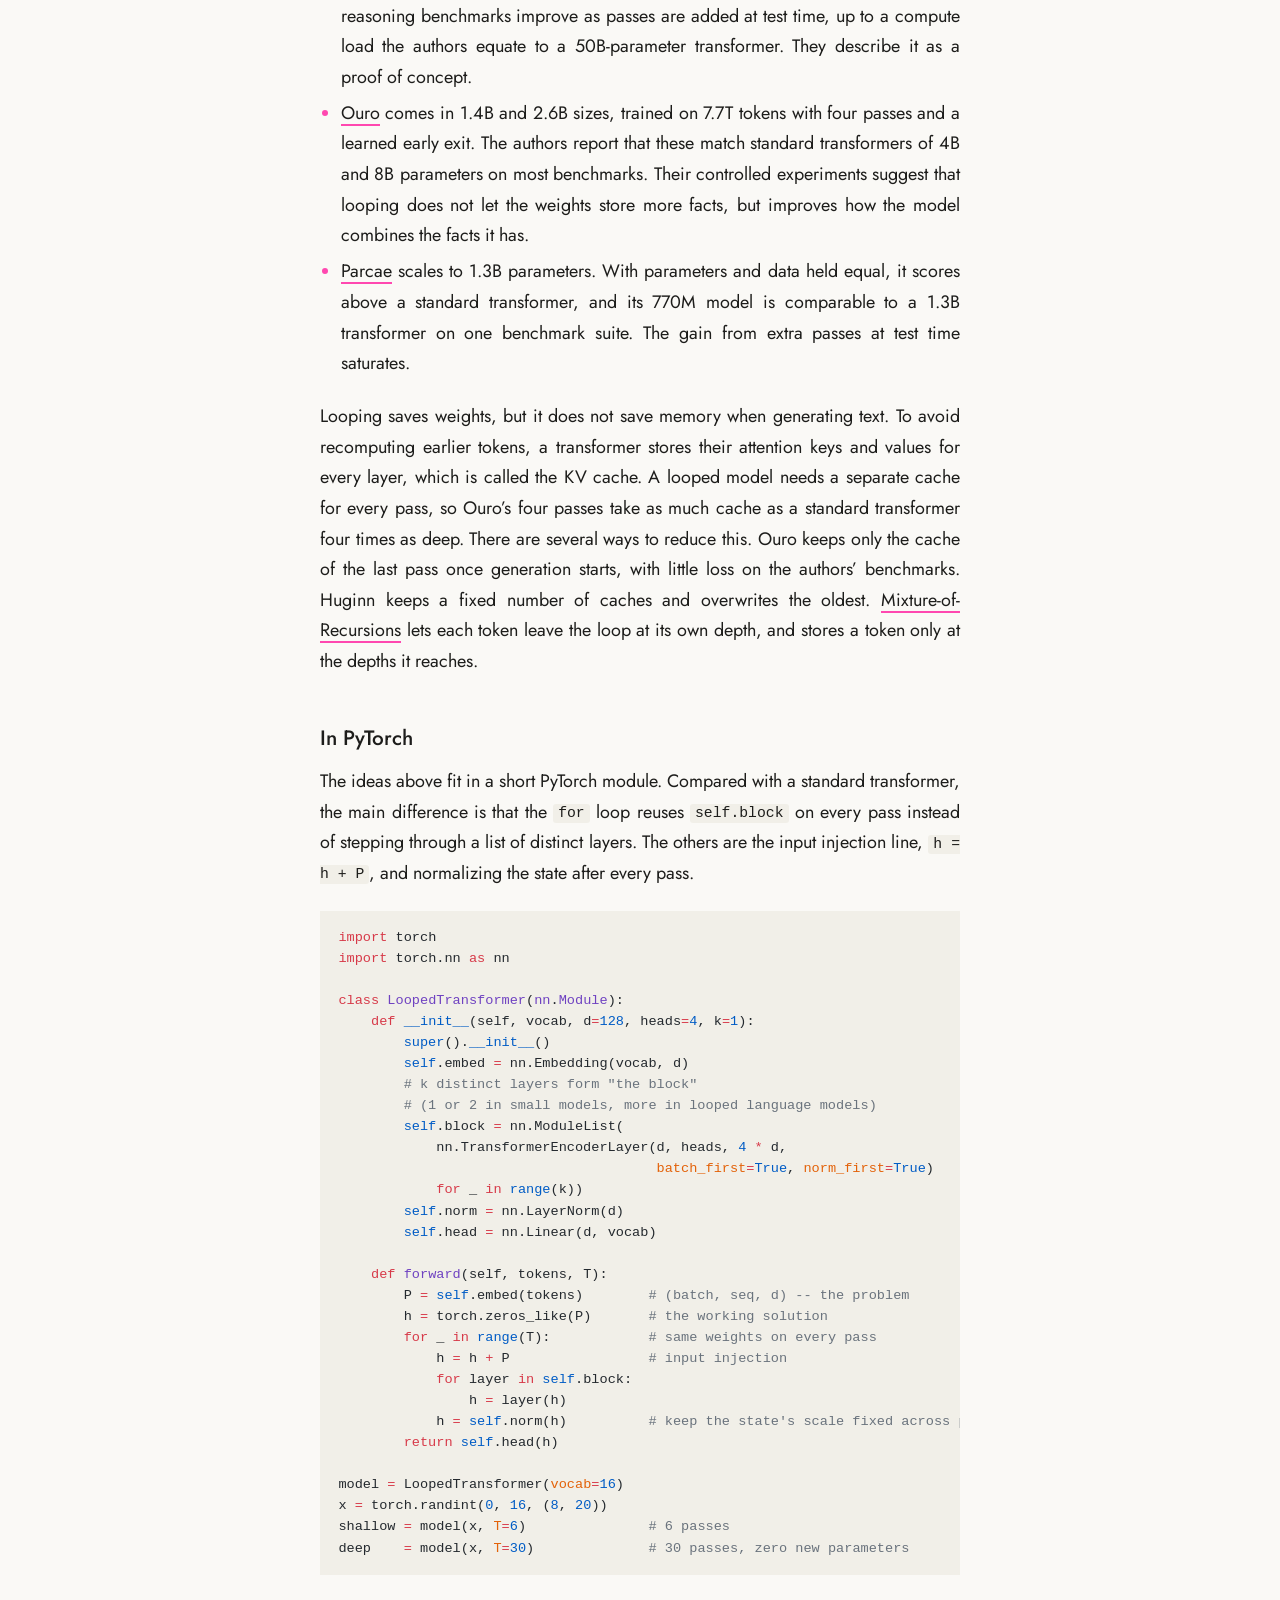
<file: writing/looped-transformers/index.html>
<!DOCTYPE html><html lang="en"><head><meta charset="utf-8"><meta name="viewport" content="width=device-width, initial-scale=1"><title>Looped transformers, from the ground up · rblch</title><meta name="description" content="A looped transformer runs one block again and again instead of stacking many. Why that works, how to train it, and when to stop looping."><meta name="theme-color" content="#faf9f6" media="(prefers-color-scheme: light)"><meta name="theme-color" content="#191816" media="(prefers-color-scheme: dark)"><link rel="canonical" href="https://rblch.com/writing/looped-transformers/"><link rel="alternate" type="application/rss+xml" title="rblch" href="/rss.xml"><meta property="og:site_name" content="rblch"><meta property="og:type" content="article"><meta property="og:title" content="Looped transformers, from the ground up"><meta property="og:description" content="A looped transformer runs one block again and again instead of stacking many. Why that works, how to train it, and when to stop looping."><meta property="og:url" content="https://rblch.com/writing/looped-transformers/"><meta property="article:published_time" content="2026-11-28T00:00:00.000Z"><meta name="twitter:card" content="summary"><link rel="icon" type="image/svg+xml" href="/favicon.svg"><link rel="stylesheet" href="/_astro/Base.DcpyG4sF.css"><style>.outline[data-astro-cid-hsztce4r]{font:.85rem/1.45 var(--font);color:var(--muted)}summary[data-astro-cid-hsztce4r]{cursor:pointer;align-items:baseline;gap:.6rem;width:fit-content;list-style:none;display:flex}summary[data-astro-cid-hsztce4r]::-webkit-details-marker{display:none}.outline-label[data-astro-cid-hsztce4r]{color:var(--ink);font-weight:500}.outline-chevron[data-astro-cid-hsztce4r]{border-bottom:1.5px solid;border-right:1.5px solid;align-self:center;width:.4rem;height:.4rem;transition:transform .15s;transform:rotate(-45deg)}.outline[data-astro-cid-hsztce4r][open] .outline-chevron[data-astro-cid-hsztce4r]{transform:rotate(45deg)translate(-.1rem,-.1rem)}summary[data-astro-cid-hsztce4r]:hover,summary[data-astro-cid-hsztce4r]:hover .outline-label[data-astro-cid-hsztce4r]{color:var(--ink)}.outline[data-astro-cid-hsztce4r] ol[data-astro-cid-hsztce4r]{margin:.7rem 0 0;padding:0;list-style:none}.outline[data-astro-cid-hsztce4r] li[data-astro-cid-hsztce4r]{gap:.75rem;margin:0;padding-block:.15rem;display:flex}.outline-number[data-astro-cid-hsztce4r]{text-align:right;font-variant-numeric:tabular-nums;opacity:.7;min-width:1.1rem}.outline[data-astro-cid-hsztce4r] a[data-astro-cid-hsztce4r]{color:var(--muted);background:0 0;text-decoration:none;transition:color .15s}.outline[data-astro-cid-hsztce4r] a[data-astro-cid-hsztce4r]:hover{color:var(--ink)}
</style><link rel="stylesheet" href="/_astro/looped-transformers.Bwej3woh.css"></head><body><header class="site-header"><a class="masthead" href="/">rblch</a><nav class="site-nav"><a href="/writing/">Writing</a></nav></header><main><article class="post"><header class="post-header"><div class="meta"> Transformers · 28 Nov 2026 · 17 min read</div><h1>Looped transformers, from the ground up</h1><div class="cover"><svg viewBox="0 0 240 90" aria-hidden="true"><g style="color: var(--violet)"><g fill="none" stroke="currentColor"><rect transform="rotate(0 168 50.4)" x="3.5" y="3.5" width="233" height="83" stroke-width="7"/><rect transform="rotate(14 168 50.4)" x="51.93" y="17.31" width="164.4" height="58.56" stroke-width="4.94"/><rect transform="rotate(28 168 50.4)" x="86.1" y="27.05" width="116" height="41.32" stroke-width="3.49"/><rect transform="rotate(42 168 50.4)" x="110.21" y="33.92" width="81.85" height="29.16" stroke-width="2.46"/><rect transform="rotate(56 168 50.4)" x="127.22" y="38.77" width="57.76" height="20.57" stroke-width="1.74"/><rect transform="rotate(70 168 50.4)" x="139.23" y="42.2" width="40.75" height="14.52" stroke-width="1.22"/><rect transform="rotate(84 168 50.4)" x="147.7" y="44.61" width="28.75" height="10.24" stroke-width="0.86"/><rect transform="rotate(98 168 50.4)" x="153.68" y="46.32" width="20.29" height="7.23" stroke-width="0.61"/><rect transform="rotate(112 168 50.4)" x="157.89" y="47.52" width="14.32" height="5.1" stroke-width="0.43"/><rect transform="rotate(126 168 50.4)" x="160.87" y="48.37" width="10.1" height="3.6" stroke-width="0.3"/><rect transform="rotate(140 168 50.4)" x="162.97" y="48.97" width="7.13" height="2.54" stroke-width="0.21"/><rect transform="rotate(154 168 50.4)" x="164.45" y="49.39" width="5.03" height="1.79" stroke-width="0.15"/><rect transform="rotate(168 168 50.4)" x="165.49" y="49.69" width="3.55" height="1.26" stroke-width="0.11"/><rect transform="rotate(182 168 50.4)" x="166.23" y="49.9" width="2.5" height="0.89" stroke-width="0.08"/><rect transform="rotate(196 168 50.4)" x="166.75" y="50.04" width="1.77" height="0.63" stroke-width="0.05"/></g></g><g class="cover-second" style="color: var(--blue); --register: 10px"><g fill="none" stroke="currentColor"><rect transform="rotate(7 168 50.4)" x="29.82" y="11" width="195.72" height="69.72" stroke-width="5.88"/><rect transform="rotate(21 168 50.4)" x="70.5" y="22.6" width="138.1" height="49.19" stroke-width="4.15"/><rect transform="rotate(35 168 50.4)" x="99.2" y="30.79" width="97.44" height="34.71" stroke-width="2.93"/><rect transform="rotate(49 168 50.4)" x="119.46" y="36.56" width="68.76" height="24.49" stroke-width="2.07"/><rect transform="rotate(63 168 50.4)" x="133.75" y="40.63" width="48.51" height="17.28" stroke-width="1.46"/><rect transform="rotate(77 168 50.4)" x="143.83" y="43.51" width="34.23" height="12.19" stroke-width="1.03"/><rect transform="rotate(91 168 50.4)" x="150.95" y="45.54" width="24.15" height="8.6" stroke-width="0.73"/><rect transform="rotate(105 168 50.4)" x="155.97" y="46.97" width="17.04" height="6.07" stroke-width="0.51"/><rect transform="rotate(119 168 50.4)" x="159.51" y="47.98" width="12.03" height="4.28" stroke-width="0.36"/><rect transform="rotate(133 168 50.4)" x="162.01" y="48.69" width="8.49" height="3.02" stroke-width="0.25"/><rect transform="rotate(147 168 50.4)" x="163.77" y="49.19" width="5.99" height="2.13" stroke-width="0.18"/><rect transform="rotate(161 168 50.4)" x="165.02" y="49.55" width="4.22" height="1.5" stroke-width="0.13"/><rect transform="rotate(175 168 50.4)" x="165.9" y="49.8" width="2.98" height="1.06" stroke-width="0.09"/><rect transform="rotate(189 168 50.4)" x="166.52" y="49.98" width="2.1" height="0.75" stroke-width="0.06"/><rect transform="rotate(203 168 50.4)" x="166.95" y="50.1" width="1.48" height="0.53" stroke-width="0.04"/></g></g></svg></div></header><div class="prose"><p>In short: A looped transformer applies the same block to its own output several times, instead of passing data through a stack of different blocks. This post is about why it works, how to train it, and some of the trade-offs. The idea dates from 2018, and has drawn new interest since small looped models reached competitive scores on ARC-AGI puzzles.</p>
<details class="outline" data-astro-cid-hsztce4r><summary data-astro-cid-hsztce4r><span class="outline-label" data-astro-cid-hsztce4r>Contents</span><span class="outline-chevron" aria-hidden="true" data-astro-cid-hsztce4r></span></summary><ol data-astro-cid-hsztce4r><li data-astro-cid-hsztce4r><span class="outline-number" data-astro-cid-hsztce4r>1</span><a href="#the-idea" data-astro-cid-hsztce4r>The idea</a></li><li data-astro-cid-hsztce4r><span class="outline-number" data-astro-cid-hsztce4r>2</span><a href="#refresher-what-one-block-does" data-astro-cid-hsztce4r>Refresher: what one block does</a></li><li data-astro-cid-hsztce4r><span class="outline-number" data-astro-cid-hsztce4r>3</span><a href="#tying-the-weights" data-astro-cid-hsztce4r>Tying the weights</a></li><li data-astro-cid-hsztce4r><span class="outline-number" data-astro-cid-hsztce4r>4</span><a href="#what-is-the-benefit-of-looping" data-astro-cid-hsztce4r>What is the benefit of looping?</a></li><li data-astro-cid-hsztce4r><span class="outline-number" data-astro-cid-hsztce4r>5</span><a href="#input-injection" data-astro-cid-hsztce4r>Input injection</a></li><li data-astro-cid-hsztce4r><span class="outline-number" data-astro-cid-hsztce4r>6</span><a href="#example-parity" data-astro-cid-hsztce4r>Example: parity</a></li><li data-astro-cid-hsztce4r><span class="outline-number" data-astro-cid-hsztce4r>7</span><a href="#training" data-astro-cid-hsztce4r>Training</a></li><li data-astro-cid-hsztce4r><span class="outline-number" data-astro-cid-hsztce4r>8</span><a href="#when-to-stop" data-astro-cid-hsztce4r>When to stop</a></li><li data-astro-cid-hsztce4r><span class="outline-number" data-astro-cid-hsztce4r>9</span><a href="#inside-the-loop" data-astro-cid-hsztce4r>Inside the loop</a></li><li data-astro-cid-hsztce4r><span class="outline-number" data-astro-cid-hsztce4r>10</span><a href="#looping-and-chain-of-thought" data-astro-cid-hsztce4r>Looping and chain of thought</a></li><li data-astro-cid-hsztce4r><span class="outline-number" data-astro-cid-hsztce4r>11</span><a href="#the-family-tree" data-astro-cid-hsztce4r>The family tree</a></li><li data-astro-cid-hsztce4r><span class="outline-number" data-astro-cid-hsztce4r>12</span><a href="#looped-language-models" data-astro-cid-hsztce4r>Looped language models</a></li><li data-astro-cid-hsztce4r><span class="outline-number" data-astro-cid-hsztce4r>13</span><a href="#in-pytorch" data-astro-cid-hsztce4r>In PyTorch</a></li><li data-astro-cid-hsztce4r><span class="outline-number" data-astro-cid-hsztce4r>14</span><a href="#trade-offs" data-astro-cid-hsztce4r>Trade-offs</a></li><li data-astro-cid-hsztce4r><span class="outline-number" data-astro-cid-hsztce4r>15</span><a href="#further-reading" data-astro-cid-hsztce4r>Further reading</a></li></ol></details>
<h2 id="the-idea">The idea</h2>
<figure class="figure lt-fig" data-fig="stack-vs-loop"><svg viewBox="0 0 640 352" role="img" aria-label="Left: a stack of six blocks, each with its own weights, lighting up one per pass. Right: one block with one set of weights; a pulse carries the tokens through it and round the loop back into it, six times in all, then out."></svg><figcaption>A standard stack next to a looped block. <button type="button" class="fig-pause" data-pause>Pause</button></figcaption></figure><script type="module" src="/_astro/StackVsLoop.astro_astro_type_script_index_0_lang.CdrjP8jL.js"></script>
<p>Both sides run the same number of block passes, so they cost the same compute. The left side learns a separate transformation for every pass, while the right side learns one and repeats it.</p>
<p>Two consequences follow:</p>
<ul>
<li>The model can be made deeper without being made bigger.</li>
<li>The number of passes <code>T</code> is a tunable parameter.</li>
</ul>
<p>Other names for the same idea include weight-tied, recurrent-depth, recursive, or Universal Transformer.</p>
<h2 id="refresher-what-one-block-does">Refresher: what one block does</h2>
<p>A transformer block takes a matrix of <code>n</code> token vectors and returns a matrix of the same shape.</p>
<p>Inside the block, two things happen in sequence. Attention lets every token pull information from other tokens. Then an MLP lets every token process what it gathered. The calculations are added back to the input (residual stream).</p>
<figure class="figure lt-fig"><svg viewBox="0 0 640 210" role="img" aria-label="Four tokens enter on the residual stream. Attention reads a normalised copy and adds its update; then the MLP does the same. Above the stream, under each sublayer, is its line of code: x = x + attention(norm(x)), then x = x + mlp(norm(x)). The tokens leave with both updates added and nothing overwritten."><text x="0" y="20" class="f-text f-small f-muted">in</text><rect x="0" y="34" width="26" height="16" class="f-box"></rect><rect x="0" y="58" width="20" height="16" class="f-box"></rect><rect x="0" y="82" width="30" height="16" class="f-box"></rect><rect x="0" y="106" width="22" height="16" class="f-box"></rect><g class="f-arrow is-ink"><line x1="68" y1="166" x2="532" y2="166"></line><polygon points="532,166 527.4977644882366,168.17482767055614 527.4977644882366,163.82517232944386"></polygon></g><text x="60" y="169.5" text-anchor="end" class="f-text f-code">x</text><text x="68" y="190" class="f-text f-small f-muted">residual stream</text><g><path d="M 100 166 V 66 H 122" class="f-line stroke-pink"></path><text x="106" y="124" class="f-text f-small f-muted">norm</text><rect x="122" y="38" width="124" height="56" class="f-box is-pink"></rect><text x="184" y="58" text-anchor="middle" class="f-text f-head f-on-pink">attention</text><text x="184" y="74" text-anchor="middle" class="f-text f-small f-on-pink">tokens attend</text><text x="184" y="87" text-anchor="middle" class="f-text f-small f-on-pink">to each other</text><text x="184" y="158" text-anchor="middle" class="f-text f-code">x = x + attention(norm(x))</text><path d="M 246 66 H 276 V 150" class="f-line stroke-pink"></path><g class="f-arrow is-pink"><line x1="276" y1="149" x2="276" y2="157"></line><polygon points="276,157 273.82517232944383,152.4977644882366 278.17482767055617,152.4977644882366"></polygon></g><circle cx="276" cy="166" r="9" class="f-box"></circle><text x="276" y="170.5" text-anchor="middle" class="f-text f-head">+</text></g><g><path d="M 300 166 V 66 H 322" class="f-line stroke-blue"></path><text x="306" y="124" class="f-text f-small f-muted">norm</text><rect x="322" y="38" width="124" height="56" class="f-box is-blue"></rect><text x="384" y="62" text-anchor="middle" class="f-text f-head f-on-ink">MLP</text><text x="384" y="80" text-anchor="middle" class="f-text f-small f-on-ink">each token alone</text><text x="384" y="158" text-anchor="middle" class="f-text f-code">x = x + mlp(norm(x))</text><path d="M 446 66 H 476 V 150" class="f-line stroke-blue"></path><g class="f-arrow is-blue"><line x1="476" y1="149" x2="476" y2="157"></line><polygon points="476,157 473.82517232944383,152.4977644882366 478.17482767055617,152.4977644882366"></polygon></g><circle cx="476" cy="166" r="9" class="f-box"></circle><text x="476" y="170.5" text-anchor="middle" class="f-text f-head">+</text></g><text x="548" y="20" class="f-text f-small f-muted">out</text><g><rect x="548" y="34" width="26" height="16" class="f-box"></rect><rect x="574" y="34" width="12" height="16" class="is-pink"></rect><rect x="586" y="34" width="10" height="16" class="is-blue"></rect></g><g><rect x="548" y="58" width="20" height="16" class="f-box"></rect><rect x="568" y="58" width="18" height="16" class="is-pink"></rect><rect x="586" y="58" width="8" height="16" class="is-blue"></rect></g><g><rect x="548" y="82" width="30" height="16" class="f-box"></rect><rect x="578" y="82" width="8" height="16" class="is-pink"></rect><rect x="586" y="82" width="14" height="16" class="is-blue"></rect></g><g><rect x="548" y="106" width="22" height="16" class="f-box"></rect><rect x="570" y="106" width="14" height="16" class="is-pink"></rect><rect x="584" y="106" width="12" height="16" class="is-blue"></rect></g></svg><figcaption>One transformer block: two updates, each added to the residual stream, with the code for each.</figcaption></figure>
<p>The horizontal line is the residual stream. Each sublayer reads from it and writes to it.</p>
<p>Because output and input have the same shape, the output of a block is always a valid input to a block. A standard transformer feeds it to the <em>next</em> block. A looped transformer feeds it back to the <em>same</em> one.</p>
<aside class="note" style="--note-ink: var(--blue)"><p>The norm applies only to the copy each sublayer reads. The residual stream itself is only ever added to, so it grows with depth. In a standard transformer that is manageable because each layer has its own weights, trained for the scale the stream has at that depth, and a final norm rescales the stream before the output.</p></aside>
<h2 id="tying-the-weights">Tying the weights</h2>
<p>The difference between the two architectures can be boiled down to a subscript.</p>
<dl class="lt-equation"><dt>standard</dt><dd>h<sub>ℓ+1</sub> = f(h<sub>ℓ</sub>; θ<sub>ℓ</sub>)</dd><dt>looped</dt><dd>h<sub>t+1</sub> = f(h<sub>t</sub>; θ)</dd></dl>
<p>Unrolling the loop gives an ordinary deep network. The only unusual thing about it is that every layer is a copy of the same one.</p>
<figure class="figure lt-fig"><svg viewBox="0 0 640 316" role="img" aria-label="Three designs, each running 12 block passes. Twelve distinct blocks have twelve sets of weights. One block looped twelve times has one set, feeding every pass. Two blocks looped six times have two sets, feeding alternate passes."><g><text x="0" y="38" class="f-text f-head">12 distinct blocks</text><text x="0" y="55" class="f-text f-small f-muted">12 blocks of weights · 12 passes</text><line x1="202" y1="26" x2="202" y2="62" class="f-line stroke-pink"></line><line x1="238" y1="26" x2="238" y2="62" class="f-line stroke-pink"></line><line x1="274" y1="26" x2="274" y2="62" class="f-line stroke-pink"></line><line x1="310" y1="26" x2="310" y2="62" class="f-line stroke-pink"></line><line x1="346" y1="26" x2="346" y2="62" class="f-line stroke-pink"></line><line x1="382" y1="26" x2="382" y2="62" class="f-line stroke-pink"></line><line x1="418" y1="26" x2="418" y2="62" class="f-line stroke-pink"></line><line x1="454" y1="26" x2="454" y2="62" class="f-line stroke-pink"></line><line x1="490" y1="26" x2="490" y2="62" class="f-line stroke-pink"></line><line x1="526" y1="26" x2="526" y2="62" class="f-line stroke-pink"></line><line x1="562" y1="26" x2="562" y2="62" class="f-line stroke-pink"></line><line x1="598" y1="26" x2="598" y2="62" class="f-line stroke-pink"></line><g><rect x="190" y="8" width="24" height="19" class="is-pink"></rect><text x="202" y="21.5" text-anchor="middle" class="f-text f-small f-on-pink">θ₁</text></g><g><rect x="226" y="8" width="24" height="19" class="is-pink"></rect><text x="238" y="21.5" text-anchor="middle" class="f-text f-small f-on-pink">θ₂</text></g><g><rect x="262" y="8" width="24" height="19" class="is-pink"></rect><text x="274" y="21.5" text-anchor="middle" class="f-text f-small f-on-pink">θ₃</text></g><g><rect x="298" y="8" width="24" height="19" class="is-pink"></rect><text x="310" y="21.5" text-anchor="middle" class="f-text f-small f-on-pink">θ₄</text></g><g><rect x="334" y="8" width="24" height="19" class="is-pink"></rect><text x="346" y="21.5" text-anchor="middle" class="f-text f-small f-on-pink">θ₅</text></g><g><rect x="370" y="8" width="24" height="19" class="is-pink"></rect><text x="382" y="21.5" text-anchor="middle" class="f-text f-small f-on-pink">θ₆</text></g><g><rect x="406" y="8" width="24" height="19" class="is-pink"></rect><text x="418" y="21.5" text-anchor="middle" class="f-text f-small f-on-pink">θ₇</text></g><g><rect x="442" y="8" width="24" height="19" class="is-pink"></rect><text x="454" y="21.5" text-anchor="middle" class="f-text f-small f-on-pink">θ₈</text></g><g><rect x="478" y="8" width="24" height="19" class="is-pink"></rect><text x="490" y="21.5" text-anchor="middle" class="f-text f-small f-on-pink">θ₉</text></g><g><rect x="514" y="8" width="24" height="19" class="is-pink"></rect><text x="526" y="21.5" text-anchor="middle" class="f-text f-small f-on-pink">θ₁₀</text></g><g><rect x="550" y="8" width="24" height="19" class="is-pink"></rect><text x="562" y="21.5" text-anchor="middle" class="f-text f-small f-on-pink">θ₁₁</text></g><g><rect x="586" y="8" width="24" height="19" class="is-pink"></rect><text x="598" y="21.5" text-anchor="middle" class="f-text f-small f-on-pink">θ₁₂</text></g><line x1="180" y1="74" x2="636" y2="74" class="f-line"></line><g><rect x="188" y="62" width="28" height="24" class="f-box"></rect><rect x="188" y="62" width="28" height="5" class="is-pink"></rect></g><g><rect x="224" y="62" width="28" height="24" class="f-box"></rect><rect x="224" y="62" width="28" height="5" class="is-pink"></rect></g><g><rect x="260" y="62" width="28" height="24" class="f-box"></rect><rect x="260" y="62" width="28" height="5" class="is-pink"></rect></g><g><rect x="296" y="62" width="28" height="24" class="f-box"></rect><rect x="296" y="62" width="28" height="5" class="is-pink"></rect></g><g><rect x="332" y="62" width="28" height="24" class="f-box"></rect><rect x="332" y="62" width="28" height="5" class="is-pink"></rect></g><g><rect x="368" y="62" width="28" height="24" class="f-box"></rect><rect x="368" y="62" width="28" height="5" class="is-pink"></rect></g><g><rect x="404" y="62" width="28" height="24" class="f-box"></rect><rect x="404" y="62" width="28" height="5" class="is-pink"></rect></g><g><rect x="440" y="62" width="28" height="24" class="f-box"></rect><rect x="440" y="62" width="28" height="5" class="is-pink"></rect></g><g><rect x="476" y="62" width="28" height="24" class="f-box"></rect><rect x="476" y="62" width="28" height="5" class="is-pink"></rect></g><g><rect x="512" y="62" width="28" height="24" class="f-box"></rect><rect x="512" y="62" width="28" height="5" class="is-pink"></rect></g><g><rect x="548" y="62" width="28" height="24" class="f-box"></rect><rect x="548" y="62" width="28" height="5" class="is-pink"></rect></g><g><rect x="584" y="62" width="28" height="24" class="f-box"></rect><rect x="584" y="62" width="28" height="5" class="is-pink"></rect></g></g><g><text x="0" y="140" class="f-text f-head">1 block looped 12 times</text><text x="0" y="157" class="f-text f-small f-muted">1 block of weights · 12 passes</text><line x1="400" y1="128" x2="202" y2="164" class="f-line stroke-blue"></line><line x1="400" y1="128" x2="238" y2="164" class="f-line stroke-blue"></line><line x1="400" y1="128" x2="274" y2="164" class="f-line stroke-blue"></line><line x1="400" y1="128" x2="310" y2="164" class="f-line stroke-blue"></line><line x1="400" y1="128" x2="346" y2="164" class="f-line stroke-blue"></line><line x1="400" y1="128" x2="382" y2="164" class="f-line stroke-blue"></line><line x1="400" y1="128" x2="418" y2="164" class="f-line stroke-blue"></line><line x1="400" y1="128" x2="454" y2="164" class="f-line stroke-blue"></line><line x1="400" y1="128" x2="490" y2="164" class="f-line stroke-blue"></line><line x1="400" y1="128" x2="526" y2="164" class="f-line stroke-blue"></line><line x1="400" y1="128" x2="562" y2="164" class="f-line stroke-blue"></line><line x1="400" y1="128" x2="598" y2="164" class="f-line stroke-blue"></line><g><rect x="388" y="110" width="24" height="19" class="is-blue"></rect><text x="400" y="123.5" text-anchor="middle" class="f-text f-small f-on-ink">θ</text></g><line x1="180" y1="176" x2="636" y2="176" class="f-line"></line><g><rect x="188" y="164" width="28" height="24" class="f-box"></rect><rect x="188" y="164" width="28" height="5" class="is-blue"></rect></g><g><rect x="224" y="164" width="28" height="24" class="f-box"></rect><rect x="224" y="164" width="28" height="5" class="is-blue"></rect></g><g><rect x="260" y="164" width="28" height="24" class="f-box"></rect><rect x="260" y="164" width="28" height="5" class="is-blue"></rect></g><g><rect x="296" y="164" width="28" height="24" class="f-box"></rect><rect x="296" y="164" width="28" height="5" class="is-blue"></rect></g><g><rect x="332" y="164" width="28" height="24" class="f-box"></rect><rect x="332" y="164" width="28" height="5" class="is-blue"></rect></g><g><rect x="368" y="164" width="28" height="24" class="f-box"></rect><rect x="368" y="164" width="28" height="5" class="is-blue"></rect></g><g><rect x="404" y="164" width="28" height="24" class="f-box"></rect><rect x="404" y="164" width="28" height="5" class="is-blue"></rect></g><g><rect x="440" y="164" width="28" height="24" class="f-box"></rect><rect x="440" y="164" width="28" height="5" class="is-blue"></rect></g><g><rect x="476" y="164" width="28" height="24" class="f-box"></rect><rect x="476" y="164" width="28" height="5" class="is-blue"></rect></g><g><rect x="512" y="164" width="28" height="24" class="f-box"></rect><rect x="512" y="164" width="28" height="5" class="is-blue"></rect></g><g><rect x="548" y="164" width="28" height="24" class="f-box"></rect><rect x="548" y="164" width="28" height="5" class="is-blue"></rect></g><g><rect x="584" y="164" width="28" height="24" class="f-box"></rect><rect x="584" y="164" width="28" height="5" class="is-blue"></rect></g></g><g><text x="0" y="242" class="f-text f-head">2 blocks looped 6 times</text><text x="0" y="259" class="f-text f-small f-muted">2 blocks of weights · 12 passes</text><line x1="378" y1="230" x2="202" y2="266" class="f-line stroke-blue"></line><line x1="422" y1="230" x2="238" y2="266" class="f-line stroke-pink"></line><line x1="378" y1="230" x2="274" y2="266" class="f-line stroke-blue"></line><line x1="422" y1="230" x2="310" y2="266" class="f-line stroke-pink"></line><line x1="378" y1="230" x2="346" y2="266" class="f-line stroke-blue"></line><line x1="422" y1="230" x2="382" y2="266" class="f-line stroke-pink"></line><line x1="378" y1="230" x2="418" y2="266" class="f-line stroke-blue"></line><line x1="422" y1="230" x2="454" y2="266" class="f-line stroke-pink"></line><line x1="378" y1="230" x2="490" y2="266" class="f-line stroke-blue"></line><line x1="422" y1="230" x2="526" y2="266" class="f-line stroke-pink"></line><line x1="378" y1="230" x2="562" y2="266" class="f-line stroke-blue"></line><line x1="422" y1="230" x2="598" y2="266" class="f-line stroke-pink"></line><g><rect x="366" y="212" width="24" height="19" class="is-blue"></rect><text x="378" y="225.5" text-anchor="middle" class="f-text f-small f-on-ink">θ₁</text></g><g><rect x="410" y="212" width="24" height="19" class="is-pink"></rect><text x="422" y="225.5" text-anchor="middle" class="f-text f-small f-on-pink">θ₂</text></g><line x1="180" y1="278" x2="636" y2="278" class="f-line"></line><g><rect x="188" y="266" width="28" height="24" class="f-box"></rect><rect x="188" y="266" width="28" height="5" class="is-blue"></rect></g><g><rect x="224" y="266" width="28" height="24" class="f-box"></rect><rect x="224" y="266" width="28" height="5" class="is-pink"></rect></g><g><rect x="260" y="266" width="28" height="24" class="f-box"></rect><rect x="260" y="266" width="28" height="5" class="is-blue"></rect></g><g><rect x="296" y="266" width="28" height="24" class="f-box"></rect><rect x="296" y="266" width="28" height="5" class="is-pink"></rect></g><g><rect x="332" y="266" width="28" height="24" class="f-box"></rect><rect x="332" y="266" width="28" height="5" class="is-blue"></rect></g><g><rect x="368" y="266" width="28" height="24" class="f-box"></rect><rect x="368" y="266" width="28" height="5" class="is-pink"></rect></g><g><rect x="404" y="266" width="28" height="24" class="f-box"></rect><rect x="404" y="266" width="28" height="5" class="is-blue"></rect></g><g><rect x="440" y="266" width="28" height="24" class="f-box"></rect><rect x="440" y="266" width="28" height="5" class="is-pink"></rect></g><g><rect x="476" y="266" width="28" height="24" class="f-box"></rect><rect x="476" y="266" width="28" height="5" class="is-blue"></rect></g><g><rect x="512" y="266" width="28" height="24" class="f-box"></rect><rect x="512" y="266" width="28" height="5" class="is-pink"></rect></g><g><rect x="548" y="266" width="28" height="24" class="f-box"></rect><rect x="548" y="266" width="28" height="5" class="is-blue"></rect></g><g><rect x="584" y="266" width="28" height="24" class="f-box"></rect><rect x="584" y="266" width="28" height="5" class="is-pink"></rect></g></g></svg><figcaption>The loop unrolled over 12 passes, with the weights that feed each pass.</figcaption></figure>
<p>There is a similarity with RNNs. While an RNN steps through the sequence one token at a time, a looped transformer recurs over <em>depth</em>. Every pass still sees the whole sequence at once, in parallel.</p>
<p>Not every looped model ties all of its weights. Some keep a few ordinary layers before and after the looped block, since the first and last layers of a language model do different work from the middle ones.</p>
<h2 id="what-is-the-benefit-of-looping">What is the benefit of looping?</h2>
<p>Looping can help when the problem is iterative. Arguably, a share of reasoning fits this pattern.</p>
<p>For example, adding numbers, sorting a list or following a chain of “A implies B implies C”. They all need a defined step and a <code>for</code> loop.</p>
<p>But within one forward pass, a standard transformer has no <code>for</code> loop. Depth is the only place it can do sequential computation, so each layer has to learn its own copy of the step. And when the stack ends, the computation ends. The one way to continue is to write a token and run the whole network again, which is chain of thought (<a href="#looping-and-chain-of-thought">more below</a>).</p>
<p>The following results hint at the benefits of learning one step well and repeating it:</p>
<ul>
<li><a href="https://arxiv.org/abs/2502.17416">Saunshi et al. (2025)</a> compared <code>k</code> layers looped <code>L</code> times with a full <code>kL</code>-layer model on tasks like addition and multi-hop induction. The looped model nearly matched it, which suggests that these tasks do not need separate weights for every layer.</li>
<li><a href="https://arxiv.org/abs/2311.12424">Yang et al. (2023)</a> trained looped models to fit a function to examples given in the prompt, such as linear regression. Classical methods solve these tasks by repeating one update step, as gradient descent does. The looped models matched a standard transformer with under 10% of the parameters.</li>
</ul>
<h2 id="input-injection">Input injection</h2>
<p>After enough passes in a naive loop, the model can lose track of what it was asked. The standard fix is to add the original input back in before every pass.</p>
<p>In the plain loop, the input enters at the starting state. Every later pass sees only the previous pass’s output. Anything the block failed to carry forward is gone. <a href="https://arxiv.org/abs/2311.12424">Yang et al.</a> point out that as passes accumulate, the influence of the initial input fades.</p>
<figure class="figure lt-fig"><svg viewBox="0 0 640 216" role="img" aria-label="Top: a plain loop, where the input P is only the starting state of the first pass. Bottom: a loop with input injection, where the state starts at zero and P is added before every pass."><text x="0" y="14" class="f-text f-head">Plain loop</text><rect x="30" y="32" width="44" height="34" class="is-pink"></rect><text x="52" y="54" text-anchor="middle" class="f-text f-head f-on-pink">P</text><g class="f-arrow is-pink"><line x1="74" y1="49" x2="111" y2="49"></line><polygon points="111,49 106.49776448823661,51.17482767055615 106.49776448823661,46.82517232944385"></polygon></g><g><rect x="112" y="32" width="56" height="34" class="f-box"></rect><text x="140" y="53" text-anchor="middle" class="f-text f-small">pass 1</text></g><g><rect x="198" y="32" width="56" height="34" class="f-box"></rect><text x="226" y="53" text-anchor="middle" class="f-text f-small">pass 2</text><g class="f-arrow"><line x1="168" y1="49" x2="197" y2="49"></line><polygon points="197,49 192.4977644882366,51.17482767055615 192.4977644882366,46.82517232944385"></polygon></g></g><g><rect x="284" y="32" width="56" height="34" class="f-box"></rect><text x="312" y="53" text-anchor="middle" class="f-text f-small">pass 3</text><g class="f-arrow"><line x1="254" y1="49" x2="283" y2="49"></line><polygon points="283,49 278.4977644882366,51.17482767055615 278.4977644882366,46.82517232944385"></polygon></g></g><g><rect x="370" y="32" width="56" height="34" class="f-box"></rect><text x="398" y="53" text-anchor="middle" class="f-text f-small">pass 4</text><g class="f-arrow"><line x1="340" y1="49" x2="369" y2="49"></line><polygon points="369,49 364.4977644882366,51.17482767055615 364.4977644882366,46.82517232944385"></polygon></g></g><g><rect x="456" y="32" width="56" height="34" class="f-box"></rect><text x="484" y="53" text-anchor="middle" class="f-text f-small">pass 5</text><g class="f-arrow"><line x1="426" y1="49" x2="455" y2="49"></line><polygon points="455,49 450.4977644882366,51.17482767055615 450.4977644882366,46.82517232944385"></polygon></g></g><g><rect x="542" y="32" width="56" height="34" class="f-box"></rect><text x="570" y="53" text-anchor="middle" class="f-text f-small">pass 6</text><g class="f-arrow"><line x1="512" y1="49" x2="541" y2="49"></line><polygon points="541,49 536.4977644882366,51.17482767055615 536.4977644882366,46.82517232944385"></polygon></g></g><g class="f-arrow"><line x1="598" y1="49" x2="636" y2="49"></line><polygon points="636,49 631.4977644882366,51.17482767055615 631.4977644882366,46.82517232944385"></polygon></g><text x="0" y="88" class="f-text f-small f-muted">Later passes see only what earlier passes carried forward.</text><text x="0" y="120" class="f-text f-head">With input injection</text><rect x="30" y="128" width="44" height="26" class="is-pink"></rect><text x="52" y="145" text-anchor="middle" class="f-text f-head f-on-pink">P</text><path d="M 74 141 H 570" class="f-line stroke-pink"></path><g class="f-arrow"><line x1="78" y1="183" x2="111" y2="183"></line><polygon points="111,183 106.49776448823661,185.17482767055614 106.49776448823661,180.82517232944386"></polygon></g><text x="64" y="187" text-anchor="end" class="f-text f-small f-muted">h = 0</text><g><g class="f-arrow is-pink"><line x1="140" y1="141" x2="140" y2="165"></line><polygon points="140,165 137.82517232944386,160.4977644882366 142.17482767055614,160.4977644882366"></polygon></g><text x="145" y="157" class="f-text f-small">+P</text><rect x="112" y="166" width="56" height="34" class="f-box"></rect><text x="140" y="187" text-anchor="middle" class="f-text f-small">pass 1</text></g><g><g class="f-arrow is-pink"><line x1="226" y1="141" x2="226" y2="165"></line><polygon points="226,165 223.82517232944386,160.4977644882366 228.17482767055614,160.4977644882366"></polygon></g><text x="231" y="157" class="f-text f-small">+P</text><rect x="198" y="166" width="56" height="34" class="f-box"></rect><text x="226" y="187" text-anchor="middle" class="f-text f-small">pass 2</text><g class="f-arrow"><line x1="168" y1="183" x2="197" y2="183"></line><polygon points="197,183 192.4977644882366,185.17482767055614 192.4977644882366,180.82517232944386"></polygon></g></g><g><g class="f-arrow is-pink"><line x1="312" y1="141" x2="312" y2="165"></line><polygon points="312,165 309.82517232944383,160.4977644882366 314.17482767055617,160.4977644882366"></polygon></g><text x="317" y="157" class="f-text f-small">+P</text><rect x="284" y="166" width="56" height="34" class="f-box"></rect><text x="312" y="187" text-anchor="middle" class="f-text f-small">pass 3</text><g class="f-arrow"><line x1="254" y1="183" x2="283" y2="183"></line><polygon points="283,183 278.4977644882366,185.17482767055614 278.4977644882366,180.82517232944386"></polygon></g></g><g><g class="f-arrow is-pink"><line x1="398" y1="141" x2="398" y2="165"></line><polygon points="398,165 395.82517232944383,160.4977644882366 400.17482767055617,160.4977644882366"></polygon></g><text x="403" y="157" class="f-text f-small">+P</text><rect x="370" y="166" width="56" height="34" class="f-box"></rect><text x="398" y="187" text-anchor="middle" class="f-text f-small">pass 4</text><g class="f-arrow"><line x1="340" y1="183" x2="369" y2="183"></line><polygon points="369,183 364.4977644882366,185.17482767055614 364.4977644882366,180.82517232944386"></polygon></g></g><g><g class="f-arrow is-pink"><line x1="484" y1="141" x2="484" y2="165"></line><polygon points="484,165 481.82517232944383,160.4977644882366 486.17482767055617,160.4977644882366"></polygon></g><text x="489" y="157" class="f-text f-small">+P</text><rect x="456" y="166" width="56" height="34" class="f-box"></rect><text x="484" y="187" text-anchor="middle" class="f-text f-small">pass 5</text><g class="f-arrow"><line x1="426" y1="183" x2="455" y2="183"></line><polygon points="455,183 450.4977644882366,185.17482767055614 450.4977644882366,180.82517232944386"></polygon></g></g><g><g class="f-arrow is-pink"><line x1="570" y1="141" x2="570" y2="165"></line><polygon points="570,165 567.8251723294438,160.4977644882366 572.1748276705562,160.4977644882366"></polygon></g><text x="575" y="157" class="f-text f-small">+P</text><rect x="542" y="166" width="56" height="34" class="f-box"></rect><text x="570" y="187" text-anchor="middle" class="f-text f-small">pass 6</text><g class="f-arrow"><line x1="512" y1="183" x2="541" y2="183"></line><polygon points="541,183 536.4977644882366,185.17482767055614 536.4977644882366,180.82517232944386"></polygon></g></g><g class="f-arrow"><line x1="598" y1="183" x2="636" y2="183"></line><polygon points="636,183 631.4977644882366,185.17482767055614 631.4977644882366,180.82517232944386"></polygon></g></svg><figcaption>Input injection: the original input feeds every pass, not only the first.</figcaption></figure>
<p>Input injection splits the loop’s input in two:</p>
<ul>
<li><code>P</code>, the embedded input, is the <strong>problem</strong>.</li>
<li><code>h</code>, the hidden state, is the <strong>working solution</strong>.</li>
</ul>
<p>Addition is the simplest way to inject. Some designs concatenate the input, and some let the state attend to it.</p>
<h2 id="example-parity">Example: parity</h2>
<p>Parity is a simple task that illustrates the idea. Given a string of bits, the model has to say whether the number of ones is odd or even.</p>
<p>The simplest algorithm keeps one running value. It reads a bit, flips the value if the bit is 1, and repeats until the bits run out.</p>
<figure class="figure lt-fig" data-fig="parity"><div class="fig-controls"><button type="button" class="fig-button" data-act="run">Run</button><button type="button" class="fig-button" data-act="step">One pass</button><button type="button" class="fig-button" data-act="add" aria-label="Add a bit">+ bit</button><button type="button" class="fig-button" data-act="remove" aria-label="Remove a bit">− bit</button></div><div class="parity-tape" data-tape></div><div class="parity-legend"><span>Passes: <span class="parity-value" data-passes>0</span></span><span>Running value: <span class="parity-value" data-value>even</span></span></div><p class="fig-readout" data-readout aria-live="polite"></p><figcaption>Parity as a loop: one pass per bit, one running value.</figcaption></figure><script type="module" src="/_astro/Parity.astro_astro_type_script_index_0_lang.CM5PUU6b.js"></script>
<p>A looped transformer can solve it the same way. Each pass finds the next unread bit, combines it with the running value, and marks the bit as used. Four bits need four passes, and forty bits need forty passes of the same block.</p>
<p>Suppose a model is trained only on strings of up to 20 bits, then tested on 40. A fixed-depth model has no clean way to extend, since what it learned was fitted to its depth and the lengths it saw. A looped model that learned the single step can run it more times. This is called length generalization.</p>
<p><a href="https://arxiv.org/abs/2409.15647">Fan et al. (2024)</a> trained looped models with the number of passes tied to the input length, and supervised the output only after the right number of passes. On copy, parity and addition, the models generalized to longer inputs than they were trained on.</p>
<h2 id="training">Training</h2>
<p>A looped transformer is trained with ordinary backpropagation on the unrolled network. The difference is that the gradients from every pass land on the same weights and add up.</p>
<p>Backpropagation needs the activations of every pass kept in memory, so memory grows linearly with the number of passes. Thirty passes cost thirty blocks’ worth of activations, even with one block’s worth of weights. The three common training schemes differ in how they handle this.</p>
<figure class="figure lt-fig"><svg viewBox="0 0 640 300" role="img" aria-label="Three rows of six passes. Loss at the end: one loss after pass six and a gradient back through all six. Truncated: passes one to three run without gradients, and the gradient covers the last three. Deep supervision: a loss after every two passes, the state detached in between, and a short gradient per segment."><g><text x="0" y="40" class="f-text f-head">1. Loss at the end</text><text x="0" y="56" class="f-text f-small f-muted">all 6 passes kept in memory</text><line x1="188" y1="42" x2="596" y2="42" class="f-line"></line><rect x="200" y="30" width="46" height="24" class="f-box"></rect><rect x="270" y="30" width="46" height="24" class="f-box"></rect><rect x="340" y="30" width="46" height="24" class="f-box"></rect><rect x="410" y="30" width="46" height="24" class="f-box"></rect><rect x="480" y="30" width="46" height="24" class="f-box"></rect><rect x="550" y="30" width="46" height="24" class="f-box"></rect><g><line x1="608" y1="42" x2="608" y2="25" class="f-line stroke-blue"></line><circle cx="608" cy="16" r="9" class="is-blue"></circle><text x="608" y="20" text-anchor="middle" class="f-text f-small f-on-ink">L</text><g class="f-arrow is-pink"><line x1="604" y1="68" x2="202" y2="68"></line><polygon points="202,68 207.40268261411606,65.39020679533262 207.40268261411606,70.60979320466738"></polygon></g></g></g><g><text x="0" y="132" class="f-text f-head">2. Truncated backprop</text><text x="0" y="148" class="f-text f-small f-muted">passes 1–3 without gradients; 3 kept</text><line x1="188" y1="134" x2="596" y2="134" class="f-line"></line><rect x="200.5" y="122" width="46" height="24" class="f-ghost"></rect><rect x="270.5" y="122" width="46" height="24" class="f-ghost"></rect><rect x="340.5" y="122" width="46" height="24" class="f-ghost"></rect><rect x="410" y="122" width="46" height="24" class="f-box"></rect><rect x="480" y="122" width="46" height="24" class="f-box"></rect><rect x="550" y="122" width="46" height="24" class="f-box"></rect><g><line x1="608" y1="134" x2="608" y2="117" class="f-line stroke-blue"></line><circle cx="608" cy="108" r="9" class="is-blue"></circle><text x="608" y="112" text-anchor="middle" class="f-text f-small f-on-ink">L</text><g class="f-arrow is-pink"><line x1="604" y1="160" x2="412" y2="160"></line><polygon points="412,160 417.4026826141161,157.39020679533263 417.4026826141161,162.60979320466737"></polygon></g></g></g><g><text x="0" y="224" class="f-text f-head">3. Deep supervision</text><text x="0" y="240" class="f-text f-small f-muted">a loss per segment; 2 kept</text><line x1="188" y1="226" x2="596" y2="226" class="f-line"></line><rect x="200" y="214" width="46" height="24" class="f-box"></rect><rect x="270" y="214" width="46" height="24" class="f-box"></rect><rect x="340" y="214" width="46" height="24" class="f-box"></rect><rect x="410" y="214" width="46" height="24" class="f-box"></rect><rect x="480" y="214" width="46" height="24" class="f-box"></rect><rect x="550" y="214" width="46" height="24" class="f-box"></rect><g><line x1="328" y1="226" x2="328" y2="209" class="f-line stroke-blue"></line><circle cx="328" cy="200" r="9" class="is-blue"></circle><text x="328" y="204" text-anchor="middle" class="f-text f-small f-on-ink">L</text><g class="f-arrow is-pink"><line x1="324" y1="252" x2="202" y2="252"></line><polygon points="202,252 207.40268261411606,249.39020679533263 207.40268261411606,254.60979320466737"></polygon></g><g><line x1="323" y1="233" x2="329" y2="219" class="f-line"></line><line x1="329" y1="233" x2="335" y2="219" class="f-line"></line></g></g><g><line x1="468" y1="226" x2="468" y2="209" class="f-line stroke-blue"></line><circle cx="468" cy="200" r="9" class="is-blue"></circle><text x="468" y="204" text-anchor="middle" class="f-text f-small f-on-ink">L</text><g class="f-arrow is-pink"><line x1="464" y1="252" x2="342" y2="252"></line><polygon points="342,252 347.4026826141161,249.39020679533263 347.4026826141161,254.60979320466737"></polygon></g><g><line x1="463" y1="233" x2="469" y2="219" class="f-line"></line><line x1="469" y1="233" x2="475" y2="219" class="f-line"></line></g></g><g><line x1="608" y1="226" x2="608" y2="209" class="f-line stroke-blue"></line><circle cx="608" cy="200" r="9" class="is-blue"></circle><text x="608" y="204" text-anchor="middle" class="f-text f-small f-on-ink">L</text><g class="f-arrow is-pink"><line x1="604" y1="252" x2="482" y2="252"></line><polygon points="482,252 487.4026826141161,249.39020679533263 487.4026826141161,254.60979320466737"></polygon></g></g></g><g transform="translate(0 292)"><rect x="200" y="-9" width="12" height="12" class="f-box"></rect><text x="218" y="1" class="f-text f-small f-muted">one pass</text><circle cx="290" cy="-3" r="6" class="is-blue"></circle><text x="300" y="1" class="f-text f-small f-muted">loss</text><g class="f-arrow is-pink"><line x1="370" y1="-3" x2="346" y2="-3"></line><polygon points="346,-3 350.5022355117634,-5.1748276705561524 350.5022355117634,-0.8251723294438484"></polygon></g><text x="376" y="1" class="f-text f-small f-muted">gradient</text><line x1="446" y1="3" x2="451" y2="-9" class="f-line"></line><line x1="451" y1="3" x2="456" y2="-9" class="f-line"></line><text x="462" y="1" class="f-text f-small f-muted">state detached</text></g></svg><figcaption>Three ways to train a loop of six passes: where the loss attaches, and how far gradients travel.</figcaption></figure>
<ol>
<li>Loss at the end: run all passes, compute one loss, and backpropagate through everything. It is simple and exact, but the most expensive, and gradients have to travel back through every pass.</li>
<li>Truncated backpropagation: run the early passes without tracking gradients, then backpropagate only through the last few. <a href="https://arxiv.org/abs/2311.12424">Yang et al.</a> train with a loss over a window of recent passes.</li>
<li>Deep supervision: attach a loss after every segment, and detach the state before the next one begins. Each segment gets its own training signal, and memory stays constant. The <a href="https://arxiv.org/abs/2510.04871">Tiny Recursive Model</a> (TRM), a small looped model for grid puzzles described below, and its predecessor, the <a href="https://arxiv.org/abs/2506.21734">Hierarchical Reasoning Model</a> (HRM), both train this way. They also truncate within each segment. TRM backpropagates only through the last loop of a segment, and HRM only through the last step.</li>
</ol>
<p>Some loops settle, meaning that after enough passes the state stops changing. For these there is a fourth option. <a href="https://arxiv.org/abs/1909.01377">Deep Equilibrium Models</a> compute the gradient from the settled state alone, without storing the passes that led to it.</p>
<p>In addition, two practices make the trained model less dependent on the number of passes. Varying the number of passes during training keeps the model from overfitting to one value of <code>T</code>. Supervising more than the last pass gives a usable answer at every stopping point.</p>
<h2 id="when-to-stop">When to stop</h2>
<p>There are three common approaches to deciding how many passes to run.</p>
<figure class="figure lt-fig"><svg viewBox="0 0 640 176" role="img" aria-label="Four inputs under three rules. Fixed gives every input six passes: extra passes on easy inputs, three too few on the long hard one. Tied to length gives short inputs three and long inputs eight: the short hard input falls two short. Learned halting comes close to what each input needs."><text x="0" y="38" class="f-text">short, easy</text><text x="0" y="64" class="f-text">short, hard</text><text x="0" y="90" class="f-text">long, easy</text><text x="0" y="116" class="f-text">long, hard</text><g transform="translate(92 0)"><text x="0" y="12" class="f-text f-head">Fixed: 6 passes</text><g><rect x="0" y="28" width="10" height="10" class="is-blue"></rect><rect x="12" y="28" width="10" height="10" class="is-blue"></rect><rect x="24.5" y="28.5" width="9" height="9" class="f-ghost"></rect><rect x="36.5" y="28.5" width="9" height="9" class="f-ghost"></rect><rect x="48.5" y="28.5" width="9" height="9" class="f-ghost"></rect><rect x="60.5" y="28.5" width="9" height="9" class="f-ghost"></rect><text x="112" y="37" class="f-text f-small f-muted">4 extra</text></g><g><rect x="0" y="54" width="10" height="10" class="is-blue"></rect><rect x="12" y="54" width="10" height="10" class="is-blue"></rect><rect x="24" y="54" width="10" height="10" class="is-blue"></rect><rect x="36" y="54" width="10" height="10" class="is-blue"></rect><rect x="48" y="54" width="10" height="10" class="is-blue"></rect><rect x="60.5" y="54.5" width="9" height="9" class="f-ghost"></rect><text x="112" y="63" class="f-text f-small f-muted">1 extra</text></g><g><rect x="0" y="80" width="10" height="10" class="is-blue"></rect><rect x="12" y="80" width="10" height="10" class="is-blue"></rect><rect x="24" y="80" width="10" height="10" class="is-blue"></rect><rect x="36" y="80" width="10" height="10" class="is-blue"></rect><rect x="48.5" y="80.5" width="9" height="9" class="f-ghost"></rect><rect x="60.5" y="80.5" width="9" height="9" class="f-ghost"></rect><text x="112" y="89" class="f-text f-small f-muted">2 extra</text></g><g><rect x="0" y="106" width="10" height="10" class="is-blue"></rect><rect x="12" y="106" width="10" height="10" class="is-blue"></rect><rect x="24" y="106" width="10" height="10" class="is-blue"></rect><rect x="36" y="106" width="10" height="10" class="is-blue"></rect><rect x="48" y="106" width="10" height="10" class="is-blue"></rect><rect x="60" y="106" width="10" height="10" class="is-blue"></rect><rect x="72" y="106" width="10" height="10" class="is-pink"></rect><rect x="84" y="106" width="10" height="10" class="is-pink"></rect><rect x="96" y="106" width="10" height="10" class="is-pink"></rect><text x="112" y="115" class="f-text f-small f-head">3 short</text></g><text x="0" y="140" class="f-text f-small f-muted">24 passes in all</text></g><g transform="translate(266 0)"><text x="0" y="12" class="f-text f-head">Tied to length</text><g><rect x="0" y="28" width="10" height="10" class="is-blue"></rect><rect x="12" y="28" width="10" height="10" class="is-blue"></rect><rect x="24.5" y="28.5" width="9" height="9" class="f-ghost"></rect><text x="112" y="37" class="f-text f-small f-muted">1 extra</text></g><g><rect x="0" y="54" width="10" height="10" class="is-blue"></rect><rect x="12" y="54" width="10" height="10" class="is-blue"></rect><rect x="24" y="54" width="10" height="10" class="is-blue"></rect><rect x="36" y="54" width="10" height="10" class="is-pink"></rect><rect x="48" y="54" width="10" height="10" class="is-pink"></rect><text x="112" y="63" class="f-text f-small f-head">2 short</text></g><g><rect x="0" y="80" width="10" height="10" class="is-blue"></rect><rect x="12" y="80" width="10" height="10" class="is-blue"></rect><rect x="24" y="80" width="10" height="10" class="is-blue"></rect><rect x="36" y="80" width="10" height="10" class="is-blue"></rect><rect x="48.5" y="80.5" width="9" height="9" class="f-ghost"></rect><rect x="60.5" y="80.5" width="9" height="9" class="f-ghost"></rect><rect x="72.5" y="80.5" width="9" height="9" class="f-ghost"></rect><rect x="84.5" y="80.5" width="9" height="9" class="f-ghost"></rect><text x="112" y="89" class="f-text f-small f-muted">4 extra</text></g><g><rect x="0" y="106" width="10" height="10" class="is-blue"></rect><rect x="12" y="106" width="10" height="10" class="is-blue"></rect><rect x="24" y="106" width="10" height="10" class="is-blue"></rect><rect x="36" y="106" width="10" height="10" class="is-blue"></rect><rect x="48" y="106" width="10" height="10" class="is-blue"></rect><rect x="60" y="106" width="10" height="10" class="is-blue"></rect><rect x="72" y="106" width="10" height="10" class="is-blue"></rect><rect x="84" y="106" width="10" height="10" class="is-blue"></rect><rect x="96" y="106" width="10" height="10" class="is-pink"></rect><text x="112" y="115" class="f-text f-small f-head">1 short</text></g><text x="0" y="140" class="f-text f-small f-muted">22 passes in all</text></g><g transform="translate(440 0)"><text x="0" y="12" class="f-text f-head">Learned halting</text><g><rect x="0" y="28" width="10" height="10" class="is-blue"></rect><rect x="12" y="28" width="10" height="10" class="is-blue"></rect><rect x="24.5" y="28.5" width="9" height="9" class="f-ghost"></rect><text x="112" y="37" class="f-text f-small f-muted">1 extra</text></g><g><rect x="0" y="54" width="10" height="10" class="is-blue"></rect><rect x="12" y="54" width="10" height="10" class="is-blue"></rect><rect x="24" y="54" width="10" height="10" class="is-blue"></rect><rect x="36" y="54" width="10" height="10" class="is-blue"></rect><rect x="48" y="54" width="10" height="10" class="is-blue"></rect><text x="112" y="63" class="f-text f-small f-muted">right</text></g><g><rect x="0" y="80" width="10" height="10" class="is-blue"></rect><rect x="12" y="80" width="10" height="10" class="is-blue"></rect><rect x="24" y="80" width="10" height="10" class="is-blue"></rect><rect x="36" y="80" width="10" height="10" class="is-blue"></rect><text x="112" y="89" class="f-text f-small f-muted">right</text></g><g><rect x="0" y="106" width="10" height="10" class="is-blue"></rect><rect x="12" y="106" width="10" height="10" class="is-blue"></rect><rect x="24" y="106" width="10" height="10" class="is-blue"></rect><rect x="36" y="106" width="10" height="10" class="is-blue"></rect><rect x="48" y="106" width="10" height="10" class="is-blue"></rect><rect x="60" y="106" width="10" height="10" class="is-blue"></rect><rect x="72" y="106" width="10" height="10" class="is-blue"></rect><rect x="84" y="106" width="10" height="10" class="is-blue"></rect><rect x="96" y="106" width="10" height="10" class="is-blue"></rect><text x="112" y="115" class="f-text f-small f-muted">right</text></g><text x="0" y="140" class="f-text f-small f-muted">21 passes in all</text></g><g transform="translate(92 166)"><rect x="0" y="-9" width="10" height="10" class="is-blue"></rect><text x="15" y="0" class="f-text f-small f-muted">needed and run</text><rect x="120" y="-9" width="10" height="10" class="is-pink"></rect><text x="135" y="0" class="f-text f-small f-muted">needed, not run</text><rect x="240.5" y="-8.5" width="9" height="9" class="f-ghost"></rect><text x="255" y="0" class="f-text f-small f-muted">run, not needed</text></g></svg><figcaption>Three ways to decide how many passes to run. The inputs and their needs are made up for illustration.</figcaption></figure>
<p>The simplest is a fixed number of passes. It keeps the parameter savings, but ignores that some inputs are harder than others.</p>
<p>Tying the number of passes to the input size works when the scaling of the work is known. <a href="https://arxiv.org/abs/2409.15647">Fan et al.</a> use this for length generalization, with more passes for longer inputs. The rule has to be known in advance.</p>
<p>Learned halting lets the model decide. A simpler alternative needs no extra component, and stops when the state stops changing or when the output is confident enough. <a href="https://arxiv.org/abs/2502.05171">Huginn</a>, a looped language model described below, stops when its predictions barely change between two successive passes.</p>
<h3 id="learned-halting">Learned halting</h3>
<p>Several lines of work show that models can learn to spend more passes on harder inputs. Most use the mechanism of Adaptive Computation Time (ACT), from <a href="https://arxiv.org/abs/1603.08983">Graves (2016)</a>.</p>
<figure class="figure lt-fig"><svg viewBox="0 0 640 214" role="img" aria-label="Two inputs. The easy input's votes are large and reach the threshold after 2 passes. The hard input's votes are small and take 8 passes. In both, the last pass takes the weight that remains."><g><text x="0" y="22" class="f-text f-head">easy input</text><text x="0" y="38" class="f-text f-small f-muted">2 passes</text><g><rect x="96" y="4" width="44" height="26" class="f-box"></rect><text x="118" y="21" text-anchor="middle" class="f-text f-small">pass 1</text><text x="118" y="48" text-anchor="middle" class="f-text f-small">0.50</text></g><g><rect x="154" y="4" width="44" height="26" class="f-box"></rect><text x="176" y="21" text-anchor="middle" class="f-text f-small">pass 2</text><g class="f-arrow"><line x1="141" y1="17" x2="153" y2="17"></line><polygon points="153,17 148.4977644882366,19.17482767055615 148.4977644882366,14.825172329443848"></polygon></g><text x="176" y="48" text-anchor="middle" class="f-text f-small">0.50 (rest)</text></g><g class="f-arrow is-ink"><line x1="198" y1="17" x2="212" y2="17"></line><polygon points="212,17 207.4977644882366,19.17482767055615 207.4977644882366,14.825172329443848"></polygon></g><text x="216" y="21" class="f-text f-head">stop</text><rect x="96" y="60" width="520" height="18" class="f-box"></rect><rect x="96" y="60" width="260" height="18" class="is-blue"></rect><rect x="356" y="60" width="260" height="18" class="is-pink"></rect><line x1="610.8" y1="55" x2="610.8" y2="83" class="f-line" style="stroke: var(--ink)"></line></g><g><text x="0" y="128" class="f-text f-head">hard input</text><text x="0" y="144" class="f-text f-small f-muted">8 passes</text><g><rect x="96" y="110" width="44" height="26" class="f-box"></rect><text x="118" y="127" text-anchor="middle" class="f-text f-small">pass 1</text><text x="118" y="154" text-anchor="middle" class="f-text f-small">0.03</text></g><g><rect x="154" y="110" width="44" height="26" class="f-box"></rect><text x="176" y="127" text-anchor="middle" class="f-text f-small">pass 2</text><g class="f-arrow"><line x1="141" y1="123" x2="153" y2="123"></line><polygon points="153,123 148.4977644882366,125.17482767055616 148.4977644882366,120.82517232944384"></polygon></g><text x="176" y="154" text-anchor="middle" class="f-text f-small">0.06</text></g><g><rect x="212" y="110" width="44" height="26" class="f-box"></rect><text x="234" y="127" text-anchor="middle" class="f-text f-small">pass 3</text><g class="f-arrow"><line x1="199" y1="123" x2="211" y2="123"></line><polygon points="211,123 206.4977644882366,125.17482767055616 206.4977644882366,120.82517232944384"></polygon></g><text x="234" y="154" text-anchor="middle" class="f-text f-small">0.09</text></g><g><rect x="270" y="110" width="44" height="26" class="f-box"></rect><text x="292" y="127" text-anchor="middle" class="f-text f-small">pass 4</text><g class="f-arrow"><line x1="257" y1="123" x2="269" y2="123"></line><polygon points="269,123 264.4977644882366,125.17482767055616 264.4977644882366,120.82517232944384"></polygon></g><text x="292" y="154" text-anchor="middle" class="f-text f-small">0.12</text></g><g><rect x="328" y="110" width="44" height="26" class="f-box"></rect><text x="350" y="127" text-anchor="middle" class="f-text f-small">pass 5</text><g class="f-arrow"><line x1="315" y1="123" x2="327" y2="123"></line><polygon points="327,123 322.4977644882366,125.17482767055616 322.4977644882366,120.82517232944384"></polygon></g><text x="350" y="154" text-anchor="middle" class="f-text f-small">0.15</text></g><g><rect x="386" y="110" width="44" height="26" class="f-box"></rect><text x="408" y="127" text-anchor="middle" class="f-text f-small">pass 6</text><g class="f-arrow"><line x1="373" y1="123" x2="385" y2="123"></line><polygon points="385,123 380.4977644882366,125.17482767055616 380.4977644882366,120.82517232944384"></polygon></g><text x="408" y="154" text-anchor="middle" class="f-text f-small">0.18</text></g><g><rect x="444" y="110" width="44" height="26" class="f-box"></rect><text x="466" y="127" text-anchor="middle" class="f-text f-small">pass 7</text><g class="f-arrow"><line x1="431" y1="123" x2="443" y2="123"></line><polygon points="443,123 438.4977644882366,125.17482767055616 438.4977644882366,120.82517232944384"></polygon></g><text x="466" y="154" text-anchor="middle" class="f-text f-small">0.21</text></g><g><rect x="502" y="110" width="44" height="26" class="f-box"></rect><text x="524" y="127" text-anchor="middle" class="f-text f-small">pass 8</text><g class="f-arrow"><line x1="489" y1="123" x2="501" y2="123"></line><polygon points="501,123 496.4977644882366,125.17482767055616 496.4977644882366,120.82517232944384"></polygon></g><text x="524" y="154" text-anchor="middle" class="f-text f-small">0.16 (rest)</text></g><g class="f-arrow is-ink"><line x1="546" y1="123" x2="560" y2="123"></line><polygon points="560,123 555.4977644882366,125.17482767055616 555.4977644882366,120.82517232944384"></polygon></g><text x="564" y="127" class="f-text f-head">stop</text><rect x="96" y="166" width="520" height="18" class="f-box"></rect><rect x="96" y="166" width="15.6" height="18" class="is-blue"></rect><rect x="111.6" y="166" width="31.2" height="18" class="is-pink"></rect><rect x="142.79999999999998" y="166" width="46.8" height="18" class="is-blue"></rect><rect x="189.59999999999997" y="166" width="62.4" height="18" class="is-pink"></rect><rect x="251.99999999999997" y="166" width="78" height="18" class="is-blue"></rect><rect x="330" y="166" width="93.6" height="18" class="is-pink"></rect><rect x="423.6" y="166" width="109.2" height="18" class="is-blue"></rect><rect x="532.8000000000001" y="166" width="83.20000000000007" height="18" class="is-pink"></rect><line x1="610.8" y1="161" x2="610.8" y2="189" class="f-line" style="stroke: var(--ink)"></line></g><text x="0" y="66" class="f-text f-small f-muted">votes so far</text><text x="0" y="172" class="f-text f-small f-muted">votes so far</text><text x="610.8" y="206" text-anchor="end" class="f-text f-small f-muted">threshold</text></svg><figcaption>Adaptive halting: stop votes accumulate until they cross a threshold, and the last pass takes the rest. The votes are made up.</figcaption></figure>
<p>After every pass, a small head looks at the state and outputs a number between 0 and 1 that says how ready it is to stop. The votes add up, and the loop ends when they cross a threshold. The output is an average of the states after every pass, weighted by the votes, with the last pass taking the weight that remains. An easy input collects large votes and exits after two passes, while a hard one collects small votes and keeps looping. A small penalty on the number of passes, the “ponder cost”, keeps the model from using more passes than it needs.</p>
<p>The <a href="https://arxiv.org/abs/1807.03819">Universal Transformer</a> keeps these votes separately for every token, so easy positions stop early while ambiguous ones keep refining. <a href="https://arxiv.org/abs/2107.05407">PonderNet</a> instead treats halting as a probability distribution over steps, which gives unbiased gradients. HRM and TRM also use a learned halting signal, mainly to stop early during training. In TRM it is trained to predict whether the current answer is already correct.</p>
<p>Learned halting has two limits.</p>
<p>First, tuning is fragile. The ponder cost sets the trade-off between speed and accuracy. <a href="https://arxiv.org/abs/1603.08983">Graves</a> notes that “the behaviour of the network is quite sensitive to its value”, and the <a href="https://arxiv.org/abs/2107.05407">PonderNet</a> authors call ACT unstable for the same reason. Set too high, the model always stops at once; set too low, it never stops.</p>
<p>Second, learned halting has so far been shown only within one task at a time. Models spend more passes on harder or longer instances of the same task family. A general-purpose model that budgets its own passes across very different tasks has not been clearly demonstrated.</p>
<h2 id="inside-the-loop">Inside the loop</h2>
<p>A looped transformer is a dynamical system, one function applied repeatedly to its own output. Run for many passes, it typically does one of three things.</p>
<figure class="figure lt-fig" data-fig="long-run"><svg viewBox="0 0 640 232" role="img" aria-label="Three panels. In each, the hidden state, flattened to two dimensions, is plotted after every pass. Left: the path spirals in to a fixed point. Middle: it keeps going round close to the same orbit, without repeating exactly and without settling. Right: it spirals out of view."></svg><figcaption>Three long-run behaviours, in a two-dimensional toy loop. Each dot is the state after one pass. <button type="button" class="fig-pause" data-pause>Pause</button></figcaption></figure><script type="module" src="/_astro/LongRun.astro_astro_type_script_index_0_lang.nKMJ8MfX.js"></script>
<p>In the well-behaved case, the state settles and approaches a fixed point, where the block returns its own input. Deep Equilibrium Models, mentioned above, treat this fixed point as the output and solve for it directly, as if the network had infinitely many layers.</p>
<p>The state can also cycle, returning close to the same few states over and over. A related pattern shows up in multi-layer loops. A <a href="https://arxiv.org/abs/2604.11791">2026 mechanistic study</a> finds that in many looped language models each layer of the loop converges to its own fixed point, so every pass repeats the same path through the block.</p>
<p>Finally, the state can blow up, which mostly shows up as a training problem. <a href="https://arxiv.org/abs/2605.18797">Fu et al. (2026)</a> report that at high loop counts, training often suffers from oscillating gradients and exploding residual streams, and can collapse.</p>
<p>Keeping the scale of the residual stream in check is harder in a loop, because any growth per pass compounds over many passes. Looped models handle it in different ways. Some normalize the state after every residual add (the Universal Transformer, HRM, TRM). <a href="https://arxiv.org/abs/2502.05171">Huginn</a> does the same, and normalizes once more at the end of every pass. <a href="https://arxiv.org/abs/2510.25741">Ouro</a> normalizes what each sublayer reads and what it writes, and the state itself only once at the end of every pass. Others keep the standard block and instead design the loop so it cannot amplify the state (<a href="https://arxiv.org/abs/2604.12946">Parcae</a>).</p>
<p>Each of the techniques above addresses one of these problems. Normalizing the state between passes keeps its scale in check, input injection keeps the trajectory tied to the problem, and truncated gradients and deep supervision shorten the path that gradients travel back through.</p>
<h2 id="looping-and-chain-of-thought">Looping and chain of thought</h2>
<p>Chain-of-thought reasoning is also a loop, but it runs through a different channel.</p>
<p>When a language model “thinks step by step”, it runs the whole network, emits one token, appends it to the context, and runs again, so more thinking means more tokens. A looped transformer instead gets its extra computation by passing the hidden state through the block again, without producing any tokens.</p>
<figure class="figure lt-fig" data-fig="cot-vs-loop"><svg viewBox="0 0 640 226" role="img" aria-label="Top: chain of thought, where the context grows by one token per step. Bottom: a looped transformer, where a grid of numbers, one vector per position, stays the same size and is rewritten every pass."></svg><figcaption>Two ways to spend extra computation: more tokens, or more passes over the hidden state. <button type="button" class="fig-pause" data-pause>Pause</button></figcaption></figure><script type="module" src="/_astro/CotVsLoop.astro_astro_type_script_index_0_lang.BakgcFOp.js"></script>
<p><a href="https://arxiv.org/abs/2502.17416">Saunshi et al.</a> make the link formal. They prove that a looped model, with a slightly larger block, can simulate <code>T</code> steps of chain of thought with <code>T</code> loops, and call the intermediate states “latent thoughts”. Each approach has its own trade-offs:</p>
<table>
<thead>
<tr>
<th></th>
<th>Chain of thought</th>
<th>Looped transformer</th>
</tr>
</thead>
<tbody>
<tr>
<td>What carries over between steps</td>
<td>One new token, appended to the context</td>
<td>A full vector at every position</td>
</tr>
<tr>
<td>Work per step</td>
<td>Sequential, one token at a time</td>
<td>Parallel across the sequence</td>
</tr>
<tr>
<td>Readable reasoning</td>
<td>Yes, it is text</td>
<td>No, it is vectors</td>
</tr>
<tr>
<td>Training signal for the steps</td>
<td>Can imitate written reasoning</td>
<td>Must be discovered by the model</td>
</tr>
</tbody>
</table>
<p><a href="https://arxiv.org/abs/2412.06769">Coconut</a> sits between the two. It keeps the token-by-token loop of chain of thought, but feeds the last hidden state back as the next input instead of a token.</p>
<p>Latent loops are efficient for the same reason they are opaque. There is no transcript to inspect, so understanding what a looped model did requires interpretability tools rather than reading.</p>
<h2 id="the-family-tree">The family tree</h2>
<p>Looped transformers go back to the Universal Transformer in 2018, which built on earlier work on adaptive computation in recurrent networks. The main papers, oldest first:</p>
<table>
<thead>
<tr>
<th>Year</th>
<th>Work</th>
<th>What it added</th>
</tr>
</thead>
<tbody>
<tr>
<td>2016</td>
<td><a href="https://arxiv.org/abs/1603.08983">Adaptive Computation Time</a></td>
<td>Learned halting, for recurrent networks</td>
</tr>
<tr>
<td>2018</td>
<td><a href="https://arxiv.org/abs/1807.03819">Universal Transformer</a></td>
<td>One transformer block recurrent in depth, with optional per-token halting</td>
</tr>
<tr>
<td>2019</td>
<td><a href="https://arxiv.org/abs/1909.11942">ALBERT</a></td>
<td>Weight sharing across BERT’s layers, mainly to save parameters</td>
</tr>
<tr>
<td>2019</td>
<td><a href="https://arxiv.org/abs/1909.01377">Deep Equilibrium Models</a></td>
<td>The infinite-loop limit, solving for the fixed point directly</td>
</tr>
<tr>
<td>2021</td>
<td><a href="https://arxiv.org/abs/2107.05407">PonderNet</a></td>
<td>Halting as a probability distribution over steps, with unbiased gradients</td>
</tr>
<tr>
<td>2023</td>
<td><a href="https://arxiv.org/abs/2301.13196">Looped Transformers as Programmable Computers</a></td>
<td>Proof by construction that a looped transformer can run programs</td>
</tr>
<tr>
<td>2023</td>
<td><a href="https://arxiv.org/abs/2310.07096">Sparse Universal Transformer</a></td>
<td>Mixture-of-experts layers and per-token halting; less than half the compute of a comparable Universal Transformer on translation</td>
</tr>
<tr>
<td>2023</td>
<td><a href="https://arxiv.org/abs/2311.12424">Better at Learning Learning Algorithms</a></td>
<td>Input injection for looped transformers and a training recipe; iterative solvers with under 10% of the parameters</td>
</tr>
<tr>
<td>2024</td>
<td><a href="https://arxiv.org/abs/2405.16039">MoEUT</a></td>
<td>Mixture-of-experts layers in a shared-layer transformer, competitive on language modelling</td>
</tr>
<tr>
<td>2024</td>
<td><a href="https://arxiv.org/abs/2409.15647">Looped Transformers for Length Generalization</a></td>
<td>Passes tied to input length; generalization to longer inputs</td>
</tr>
<tr>
<td>2024</td>
<td><a href="https://arxiv.org/abs/2410.20672">Relaxed Recursive Transformers</a></td>
<td>Pretrained language models converted to loops, with a low-rank update per pass</td>
</tr>
<tr>
<td>2025</td>
<td><a href="https://arxiv.org/abs/2502.05171">Huginn</a></td>
<td>A 3.5B-parameter language model with a looped middle block</td>
</tr>
<tr>
<td>2025</td>
<td><a href="https://arxiv.org/abs/2502.17416">Reasoning with Latent Thoughts</a></td>
<td>Many reasoning problems need depth, not parameters; link to chain of thought</td>
</tr>
<tr>
<td>2025</td>
<td><a href="https://arxiv.org/abs/2506.21734">Hierarchical Reasoning Model</a></td>
<td>Two recurrent modules, deep supervision and learned halting on puzzles</td>
</tr>
<tr>
<td>2025</td>
<td><a href="https://arxiv.org/abs/2507.10524">Mixture-of-Recursions</a></td>
<td>Per-token loop depth and selective caching, up to 1.7B parameters</td>
</tr>
<tr>
<td>2025</td>
<td><a href="https://arxiv.org/abs/2510.04871">Tiny Recursive Model</a></td>
<td>A 7M-parameter looped model competitive on ARC-AGI puzzles</td>
</tr>
<tr>
<td>2025</td>
<td><a href="https://arxiv.org/abs/2510.25741">Ouro</a></td>
<td>Looped language models pre-trained on 7.7T tokens, with a learned early exit</td>
</tr>
<tr>
<td>2026</td>
<td><a href="https://arxiv.org/abs/2604.11791">Mechanistic analysis</a></td>
<td>What looped language models converge to</td>
</tr>
<tr>
<td>2026</td>
<td><a href="https://arxiv.org/abs/2604.12946">Parcae</a></td>
<td>A looped language model constrained to stay stable, and scaling laws for looping</td>
</tr>
<tr>
<td>2026</td>
<td><a href="https://arxiv.org/abs/2605.18797">Fully Looped Transformer</a></td>
<td>How to keep long loops stable</td>
</tr>
</tbody>
</table>
<h3 id="the-tiny-recursive-model">The Tiny Recursive Model</h3>
<p>TRM is one of the more recent looped models. It keeps two things in its state instead of one, a current answer and a scratchpad.</p>
<figure class="figure lt-fig" data-fig="trm"><svg viewBox="0 0 640 266" role="img" aria-label="Three inputs, the question x, the answer y and the scratchpad z, feed one tiny network. It revises z from x, y and z three times, then rewrites y from y and z, and the round repeats."></svg><p class="fig-readout" data-readout></p><figcaption>A scratchpad loop inside an answer loop, shown with n = 3 (the paper uses 6). <button type="button" class="fig-pause" data-pause>Pause</button></figcaption></figure><script type="module" src="/_astro/TinyRecursiveModel.astro_astro_type_script_index_0_lang.CTwjWxzF.js"></script>
<p>In the inner loop, the network revises its scratchpad several times, looking at the question and its current answer. It then uses the scratchpad to rewrite the answer, and starts over. The same two-layer network does both jobs.</p>
<p>The paper reports 45% on ARC-AGI-1 and 8% on ARC-AGI-2 with 7M parameters. However, TRM is trained only on grid puzzles, not as a general language model, and a <a href="https://arxiv.org/abs/2512.11847">follow-up analysis</a> argues that its ARC-AGI-1 score comes from a mix of efficiency, task-specific conditioning and heavy test-time compute, rather than from deep internal reasoning.</p>
<h2 id="looped-language-models">Looped language models</h2>
<p>The results above are on algorithmic tasks and puzzles. Three recent models test the idea on general language modelling.</p>
<ul>
<li><a href="https://arxiv.org/abs/2502.05171">Huginn</a> puts a looped block of four layers between two ordinary layers at each end. It has 3.5B parameters and was trained on 800B tokens. Its scores on reasoning benchmarks improve as passes are added at test time, up to a compute load the authors equate to a 50B-parameter transformer. They describe it as a proof of concept.</li>
<li><a href="https://arxiv.org/abs/2510.25741">Ouro</a> comes in 1.4B and 2.6B sizes, trained on 7.7T tokens with four passes and a learned early exit. The authors report that these match standard transformers of 4B and 8B parameters on most benchmarks. Their controlled experiments suggest that looping does not let the weights store more facts, but improves how the model combines the facts it has.</li>
<li><a href="https://arxiv.org/abs/2604.12946">Parcae</a> scales to 1.3B parameters. With parameters and data held equal, it scores above a standard transformer, and its 770M model is comparable to a 1.3B transformer on one benchmark suite. The gain from extra passes at test time saturates.</li>
</ul>
<p>Looping saves weights, but it does not save memory when generating text. To avoid recomputing earlier tokens, a transformer stores their attention keys and values for every layer, which is called the KV cache. A looped model needs a separate cache for every pass, so Ouro’s four passes take as much cache as a standard transformer four times as deep. There are several ways to reduce this. Ouro keeps only the cache of the last pass once generation starts, with little loss on the authors’ benchmarks. Huginn keeps a fixed number of caches and overwrites the oldest. <a href="https://arxiv.org/abs/2507.10524">Mixture-of-Recursions</a> lets each token leave the loop at its own depth, and stores a token only at the depths it reaches.</p>
<h2 id="in-pytorch">In PyTorch</h2>
<p>The ideas above fit in a short PyTorch module. Compared with a standard transformer, the main difference is that the <code>for</code> loop reuses <code>self.block</code> on every pass instead of stepping through a list of distinct layers. The others are the input injection line, <code>h = h + P</code>, and normalizing the state after every pass.</p>
<pre class="astro-code astro-code-themes github-light github-dark" style="background-color:#fff;--shiki-dark-bg:#24292e;color:#24292e;--shiki-dark:#e1e4e8;overflow-x:auto" tabindex="0" data-language="python"><code><span class="line"><span style="color:#D73A49;--shiki-dark:#F97583">import</span><span style="color:#24292E;--shiki-dark:#E1E4E8"> torch</span></span>
<span class="line"><span style="color:#D73A49;--shiki-dark:#F97583">import</span><span style="color:#24292E;--shiki-dark:#E1E4E8"> torch.nn </span><span style="color:#D73A49;--shiki-dark:#F97583">as</span><span style="color:#24292E;--shiki-dark:#E1E4E8"> nn</span></span>
<span class="line"></span>
<span class="line"><span style="color:#D73A49;--shiki-dark:#F97583">class</span><span style="color:#6F42C1;--shiki-dark:#B392F0"> LoopedTransformer</span><span style="color:#24292E;--shiki-dark:#E1E4E8">(</span><span style="color:#6F42C1;--shiki-dark:#B392F0">nn</span><span style="color:#24292E;--shiki-dark:#E1E4E8">.</span><span style="color:#6F42C1;--shiki-dark:#B392F0">Module</span><span style="color:#24292E;--shiki-dark:#E1E4E8">):</span></span>
<span class="line"><span style="color:#D73A49;--shiki-dark:#F97583">    def</span><span style="color:#005CC5;--shiki-dark:#79B8FF"> __init__</span><span style="color:#24292E;--shiki-dark:#E1E4E8">(self, vocab, d</span><span style="color:#D73A49;--shiki-dark:#F97583">=</span><span style="color:#005CC5;--shiki-dark:#79B8FF">128</span><span style="color:#24292E;--shiki-dark:#E1E4E8">, heads</span><span style="color:#D73A49;--shiki-dark:#F97583">=</span><span style="color:#005CC5;--shiki-dark:#79B8FF">4</span><span style="color:#24292E;--shiki-dark:#E1E4E8">, k</span><span style="color:#D73A49;--shiki-dark:#F97583">=</span><span style="color:#005CC5;--shiki-dark:#79B8FF">1</span><span style="color:#24292E;--shiki-dark:#E1E4E8">):</span></span>
<span class="line"><span style="color:#005CC5;--shiki-dark:#79B8FF">        super</span><span style="color:#24292E;--shiki-dark:#E1E4E8">().</span><span style="color:#005CC5;--shiki-dark:#79B8FF">__init__</span><span style="color:#24292E;--shiki-dark:#E1E4E8">()</span></span>
<span class="line"><span style="color:#005CC5;--shiki-dark:#79B8FF">        self</span><span style="color:#24292E;--shiki-dark:#E1E4E8">.embed </span><span style="color:#D73A49;--shiki-dark:#F97583">=</span><span style="color:#24292E;--shiki-dark:#E1E4E8"> nn.Embedding(vocab, d)</span></span>
<span class="line"><span style="color:#6A737D;--shiki-dark:#6A737D">        # k distinct layers form &quot;the block&quot;</span></span>
<span class="line"><span style="color:#6A737D;--shiki-dark:#6A737D">        # (1 or 2 in small models, more in looped language models)</span></span>
<span class="line"><span style="color:#005CC5;--shiki-dark:#79B8FF">        self</span><span style="color:#24292E;--shiki-dark:#E1E4E8">.block </span><span style="color:#D73A49;--shiki-dark:#F97583">=</span><span style="color:#24292E;--shiki-dark:#E1E4E8"> nn.ModuleList(</span></span>
<span class="line"><span style="color:#24292E;--shiki-dark:#E1E4E8">            nn.TransformerEncoderLayer(d, heads, </span><span style="color:#005CC5;--shiki-dark:#79B8FF">4</span><span style="color:#D73A49;--shiki-dark:#F97583"> *</span><span style="color:#24292E;--shiki-dark:#E1E4E8"> d,</span></span>
<span class="line"><span style="color:#E36209;--shiki-dark:#FFAB70">                                       batch_first</span><span style="color:#D73A49;--shiki-dark:#F97583">=</span><span style="color:#005CC5;--shiki-dark:#79B8FF">True</span><span style="color:#24292E;--shiki-dark:#E1E4E8">, </span><span style="color:#E36209;--shiki-dark:#FFAB70">norm_first</span><span style="color:#D73A49;--shiki-dark:#F97583">=</span><span style="color:#005CC5;--shiki-dark:#79B8FF">True</span><span style="color:#24292E;--shiki-dark:#E1E4E8">)</span></span>
<span class="line"><span style="color:#D73A49;--shiki-dark:#F97583">            for</span><span style="color:#24292E;--shiki-dark:#E1E4E8"> _ </span><span style="color:#D73A49;--shiki-dark:#F97583">in</span><span style="color:#005CC5;--shiki-dark:#79B8FF"> range</span><span style="color:#24292E;--shiki-dark:#E1E4E8">(k))</span></span>
<span class="line"><span style="color:#005CC5;--shiki-dark:#79B8FF">        self</span><span style="color:#24292E;--shiki-dark:#E1E4E8">.norm </span><span style="color:#D73A49;--shiki-dark:#F97583">=</span><span style="color:#24292E;--shiki-dark:#E1E4E8"> nn.LayerNorm(d)</span></span>
<span class="line"><span style="color:#005CC5;--shiki-dark:#79B8FF">        self</span><span style="color:#24292E;--shiki-dark:#E1E4E8">.head </span><span style="color:#D73A49;--shiki-dark:#F97583">=</span><span style="color:#24292E;--shiki-dark:#E1E4E8"> nn.Linear(d, vocab)</span></span>
<span class="line"></span>
<span class="line"><span style="color:#D73A49;--shiki-dark:#F97583">    def</span><span style="color:#6F42C1;--shiki-dark:#B392F0"> forward</span><span style="color:#24292E;--shiki-dark:#E1E4E8">(self, tokens, T):</span></span>
<span class="line"><span style="color:#24292E;--shiki-dark:#E1E4E8">        P </span><span style="color:#D73A49;--shiki-dark:#F97583">=</span><span style="color:#005CC5;--shiki-dark:#79B8FF"> self</span><span style="color:#24292E;--shiki-dark:#E1E4E8">.embed(tokens)        </span><span style="color:#6A737D;--shiki-dark:#6A737D"># (batch, seq, d) -- the problem</span></span>
<span class="line"><span style="color:#24292E;--shiki-dark:#E1E4E8">        h </span><span style="color:#D73A49;--shiki-dark:#F97583">=</span><span style="color:#24292E;--shiki-dark:#E1E4E8"> torch.zeros_like(P)       </span><span style="color:#6A737D;--shiki-dark:#6A737D"># the working solution</span></span>
<span class="line"><span style="color:#D73A49;--shiki-dark:#F97583">        for</span><span style="color:#24292E;--shiki-dark:#E1E4E8"> _ </span><span style="color:#D73A49;--shiki-dark:#F97583">in</span><span style="color:#005CC5;--shiki-dark:#79B8FF"> range</span><span style="color:#24292E;--shiki-dark:#E1E4E8">(T):            </span><span style="color:#6A737D;--shiki-dark:#6A737D"># same weights on every pass</span></span>
<span class="line"><span style="color:#24292E;--shiki-dark:#E1E4E8">            h </span><span style="color:#D73A49;--shiki-dark:#F97583">=</span><span style="color:#24292E;--shiki-dark:#E1E4E8"> h </span><span style="color:#D73A49;--shiki-dark:#F97583">+</span><span style="color:#24292E;--shiki-dark:#E1E4E8"> P                 </span><span style="color:#6A737D;--shiki-dark:#6A737D"># input injection</span></span>
<span class="line"><span style="color:#D73A49;--shiki-dark:#F97583">            for</span><span style="color:#24292E;--shiki-dark:#E1E4E8"> layer </span><span style="color:#D73A49;--shiki-dark:#F97583">in</span><span style="color:#005CC5;--shiki-dark:#79B8FF"> self</span><span style="color:#24292E;--shiki-dark:#E1E4E8">.block:</span></span>
<span class="line"><span style="color:#24292E;--shiki-dark:#E1E4E8">                h </span><span style="color:#D73A49;--shiki-dark:#F97583">=</span><span style="color:#24292E;--shiki-dark:#E1E4E8"> layer(h)</span></span>
<span class="line"><span style="color:#24292E;--shiki-dark:#E1E4E8">            h </span><span style="color:#D73A49;--shiki-dark:#F97583">=</span><span style="color:#005CC5;--shiki-dark:#79B8FF"> self</span><span style="color:#24292E;--shiki-dark:#E1E4E8">.norm(h)          </span><span style="color:#6A737D;--shiki-dark:#6A737D"># keep the state&#39;s scale fixed across passes</span></span>
<span class="line"><span style="color:#D73A49;--shiki-dark:#F97583">        return</span><span style="color:#005CC5;--shiki-dark:#79B8FF"> self</span><span style="color:#24292E;--shiki-dark:#E1E4E8">.head(h)</span></span>
<span class="line"></span>
<span class="line"><span style="color:#24292E;--shiki-dark:#E1E4E8">model </span><span style="color:#D73A49;--shiki-dark:#F97583">=</span><span style="color:#24292E;--shiki-dark:#E1E4E8"> LoopedTransformer(</span><span style="color:#E36209;--shiki-dark:#FFAB70">vocab</span><span style="color:#D73A49;--shiki-dark:#F97583">=</span><span style="color:#005CC5;--shiki-dark:#79B8FF">16</span><span style="color:#24292E;--shiki-dark:#E1E4E8">)</span></span>
<span class="line"><span style="color:#24292E;--shiki-dark:#E1E4E8">x </span><span style="color:#D73A49;--shiki-dark:#F97583">=</span><span style="color:#24292E;--shiki-dark:#E1E4E8"> torch.randint(</span><span style="color:#005CC5;--shiki-dark:#79B8FF">0</span><span style="color:#24292E;--shiki-dark:#E1E4E8">, </span><span style="color:#005CC5;--shiki-dark:#79B8FF">16</span><span style="color:#24292E;--shiki-dark:#E1E4E8">, (</span><span style="color:#005CC5;--shiki-dark:#79B8FF">8</span><span style="color:#24292E;--shiki-dark:#E1E4E8">, </span><span style="color:#005CC5;--shiki-dark:#79B8FF">20</span><span style="color:#24292E;--shiki-dark:#E1E4E8">))</span></span>
<span class="line"><span style="color:#24292E;--shiki-dark:#E1E4E8">shallow </span><span style="color:#D73A49;--shiki-dark:#F97583">=</span><span style="color:#24292E;--shiki-dark:#E1E4E8"> model(x, </span><span style="color:#E36209;--shiki-dark:#FFAB70">T</span><span style="color:#D73A49;--shiki-dark:#F97583">=</span><span style="color:#005CC5;--shiki-dark:#79B8FF">6</span><span style="color:#24292E;--shiki-dark:#E1E4E8">)               </span><span style="color:#6A737D;--shiki-dark:#6A737D"># 6 passes</span></span>
<span class="line"><span style="color:#24292E;--shiki-dark:#E1E4E8">deep    </span><span style="color:#D73A49;--shiki-dark:#F97583">=</span><span style="color:#24292E;--shiki-dark:#E1E4E8"> model(x, </span><span style="color:#E36209;--shiki-dark:#FFAB70">T</span><span style="color:#D73A49;--shiki-dark:#F97583">=</span><span style="color:#005CC5;--shiki-dark:#79B8FF">30</span><span style="color:#24292E;--shiki-dark:#E1E4E8">)              </span><span style="color:#6A737D;--shiki-dark:#6A737D"># 30 passes, zero new parameters</span></span></code></pre>
<p>In the last two lines, the same weights run as a 6-pass or a 30-pass network. A real implementation would also add position information, a causal mask for generation, and one of the training schemes from earlier.</p>
<h2 id="trade-offs">Trade-offs</h2>
<p>Looping gives parameter efficiency and adjustable depth, at the cost of harder training and no reduction in compute.</p>
<table>
<thead>
<tr>
<th>Gains</th>
<th>Costs</th>
</tr>
</thead>
<tbody>
<tr>
<td>Far fewer parameters for the same depth</td>
<td>No compute savings at a fixed number of passes</td>
</tr>
<tr>
<td>Number of passes chosen at inference</td>
<td>Training memory and stability problems at high pass counts</td>
</tr>
<tr>
<td>A bias toward iterative solutions that can generalize to longer inputs</td>
<td>Less capacity to memorize, since fewer weights hold fewer facts</td>
</tr>
<tr>
<td>Reasoning in the hidden state, without extra tokens</td>
<td>No readable trace of the reasoning</td>
</tr>
</tbody>
</table>
<p>The strongest results so far are on algorithmic tasks and puzzles, where the iterative structure is obvious. For general language modelling the picture is more mixed. <a href="https://arxiv.org/abs/2502.17416">Saunshi et al.</a> find that looped models hold up on reasoning-style tasks but lag on memorization, which agrees with the Ouro experiments above. One response is to combine looping with mixture-of-experts layers, which hold many more weights but run only a few of them for each token. The <a href="https://arxiv.org/abs/2310.07096">Sparse Universal Transformer</a> and <a href="https://arxiv.org/abs/2405.16039">MoEUT</a> take this route, and the MoEUT authors report slightly better results than standard transformers on language modelling.</p>
<h2 id="further-reading">Further reading</h2>
<ol>
<li><a href="https://arxiv.org/abs/1807.03819">Universal Transformers</a> for the original idea, and a per-token version of ACT halting.</li>
<li><a href="https://arxiv.org/abs/2409.15647">Looped Transformers for Length Generalization</a> for a clear demonstration of length generalization with loops.</li>
<li><a href="https://arxiv.org/abs/2510.04871">Less is More: Recursive Reasoning with Tiny Networks</a> for a recent, small looped model, with readable pseudocode.</li>
</ol></div><footer class="post-footer"><a href="/writing/">← All writing</a></footer></article></main><footer class="site-footer"><span>rblch</span><nav><a href="/rss.xml">RSS</a></nav></footer></body></html>
</file>
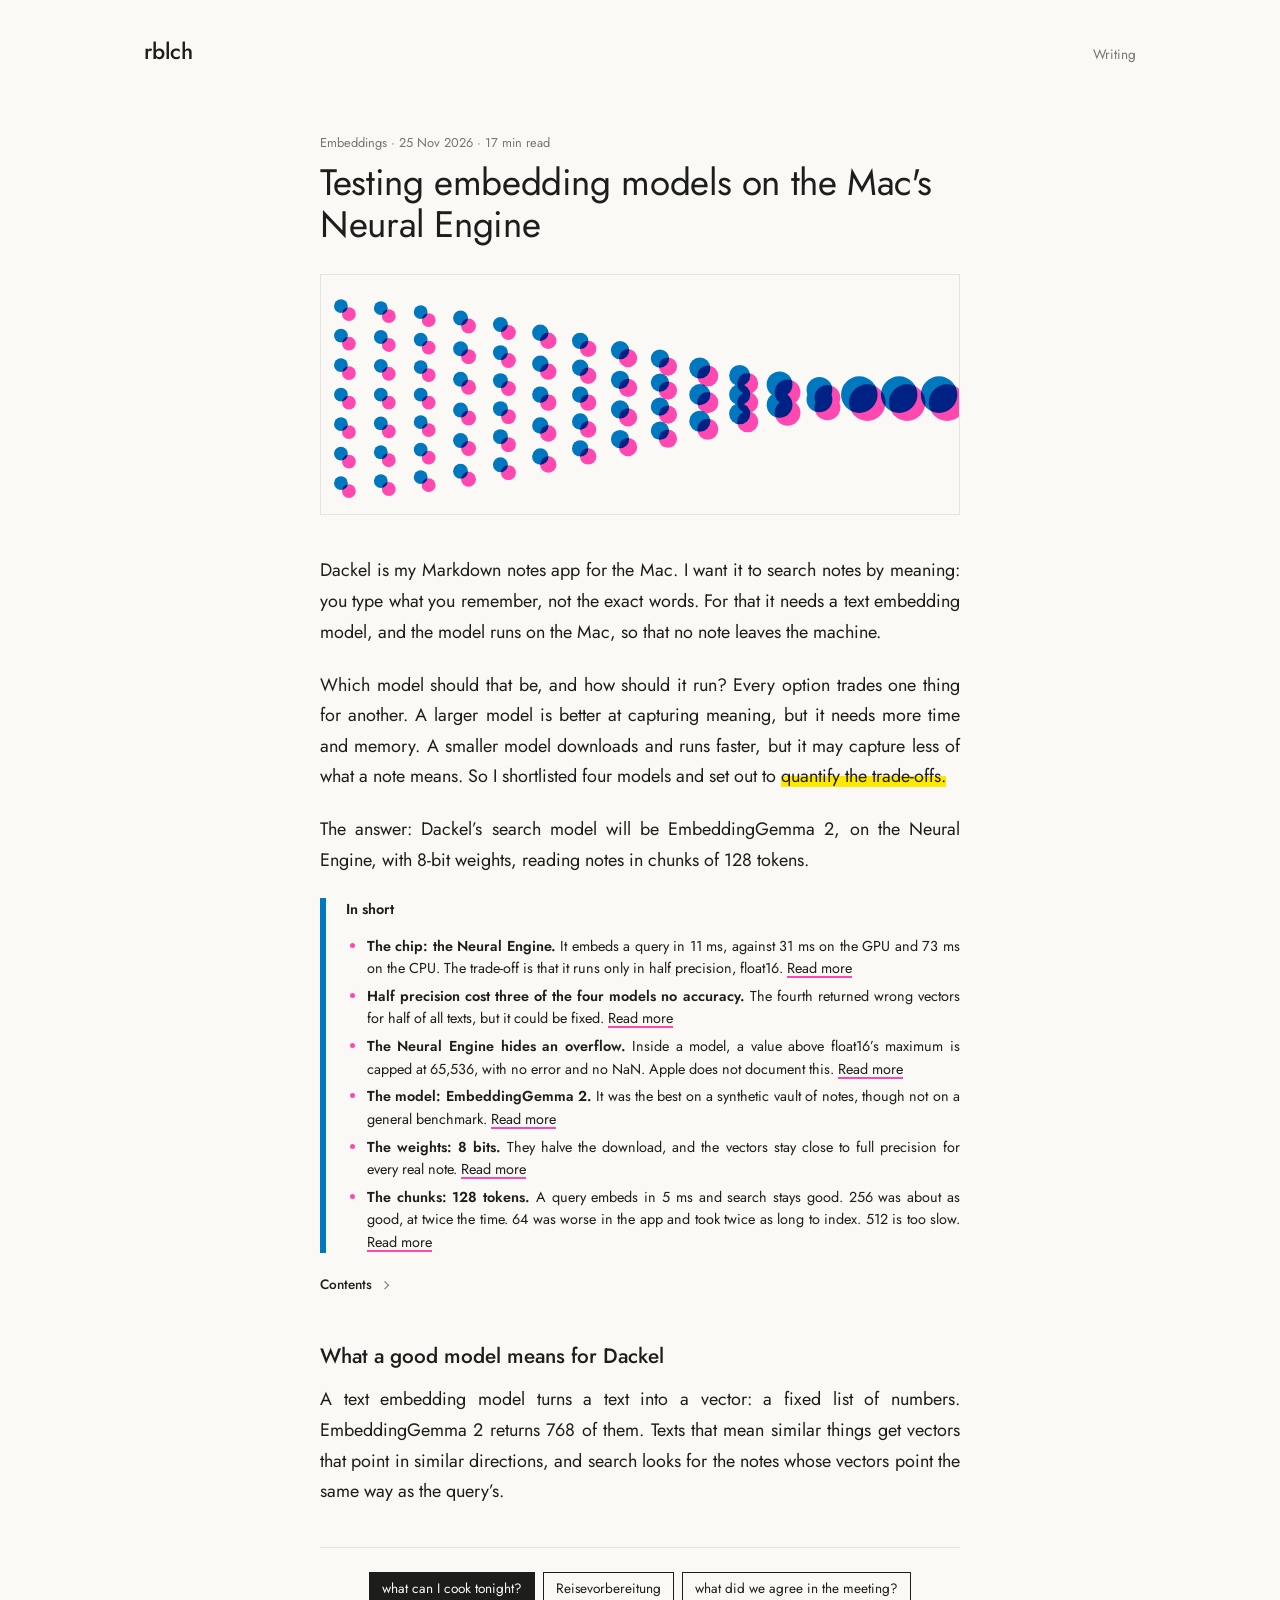
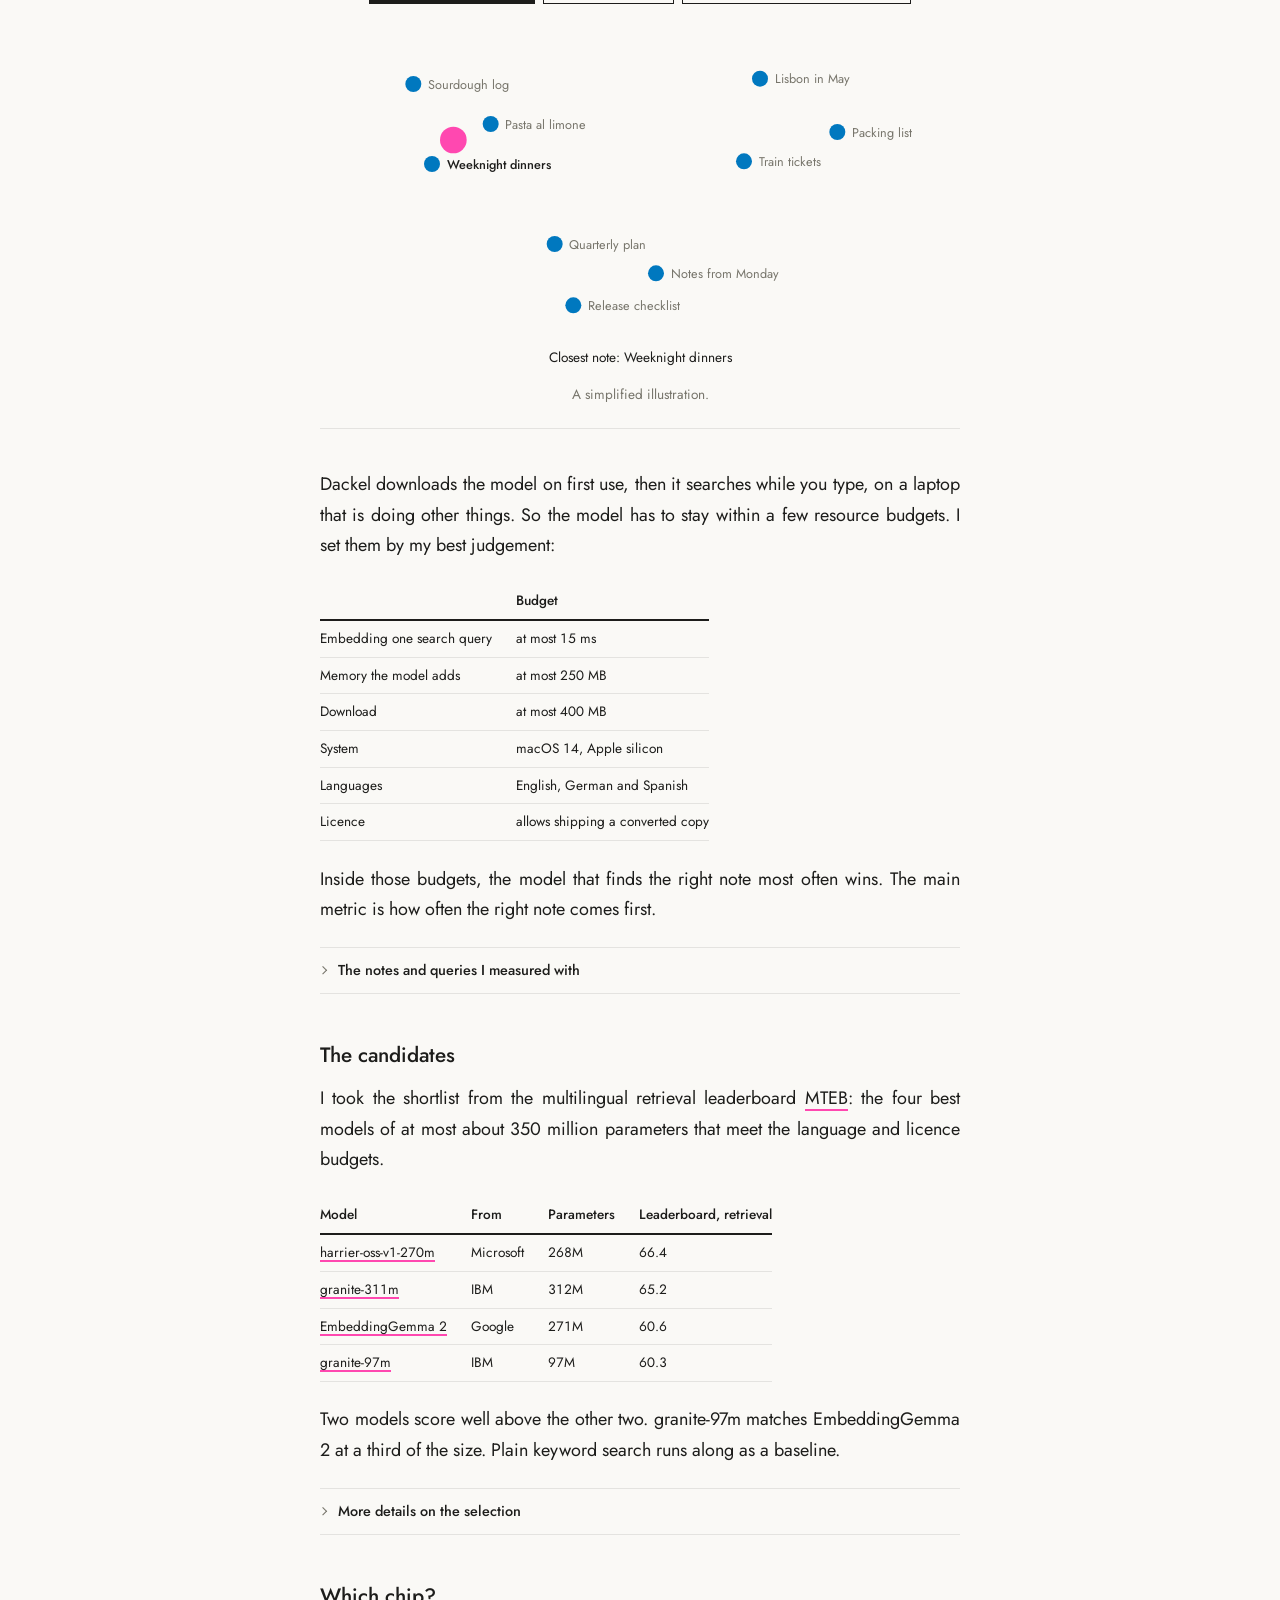
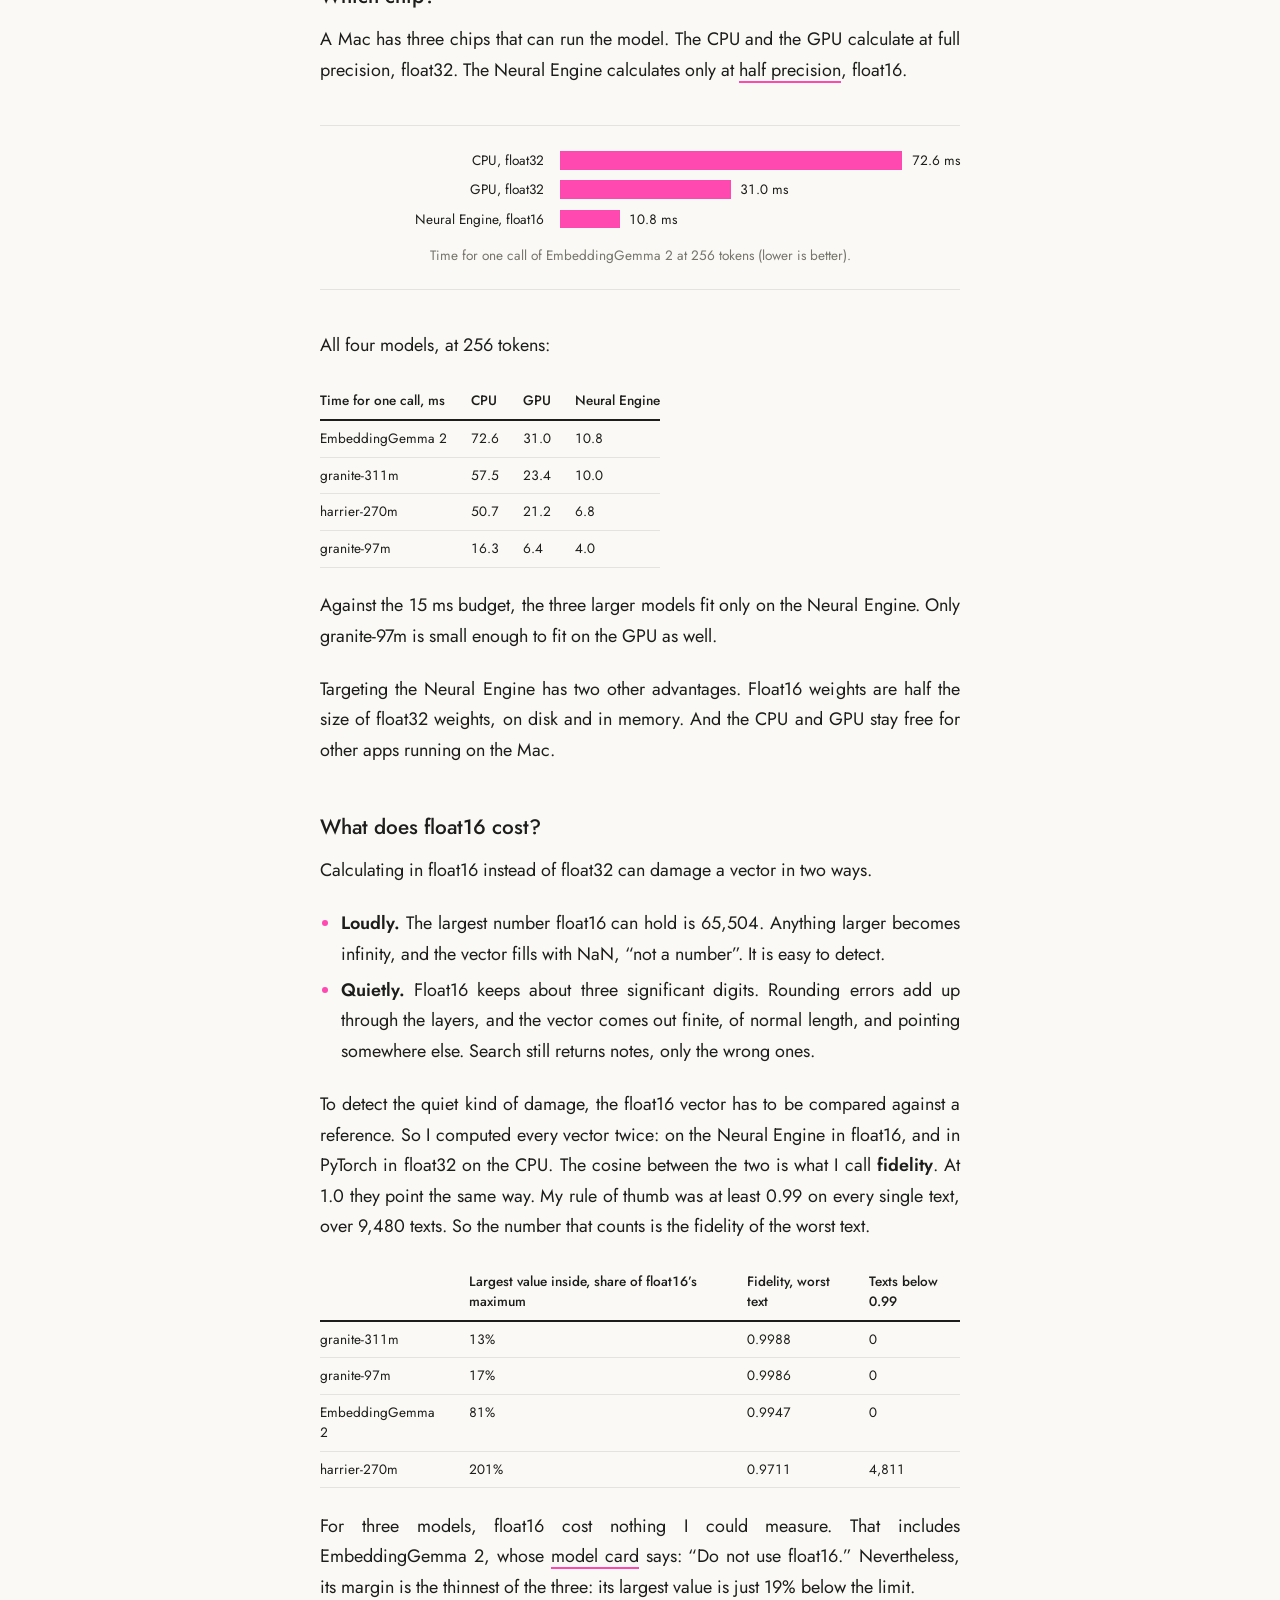
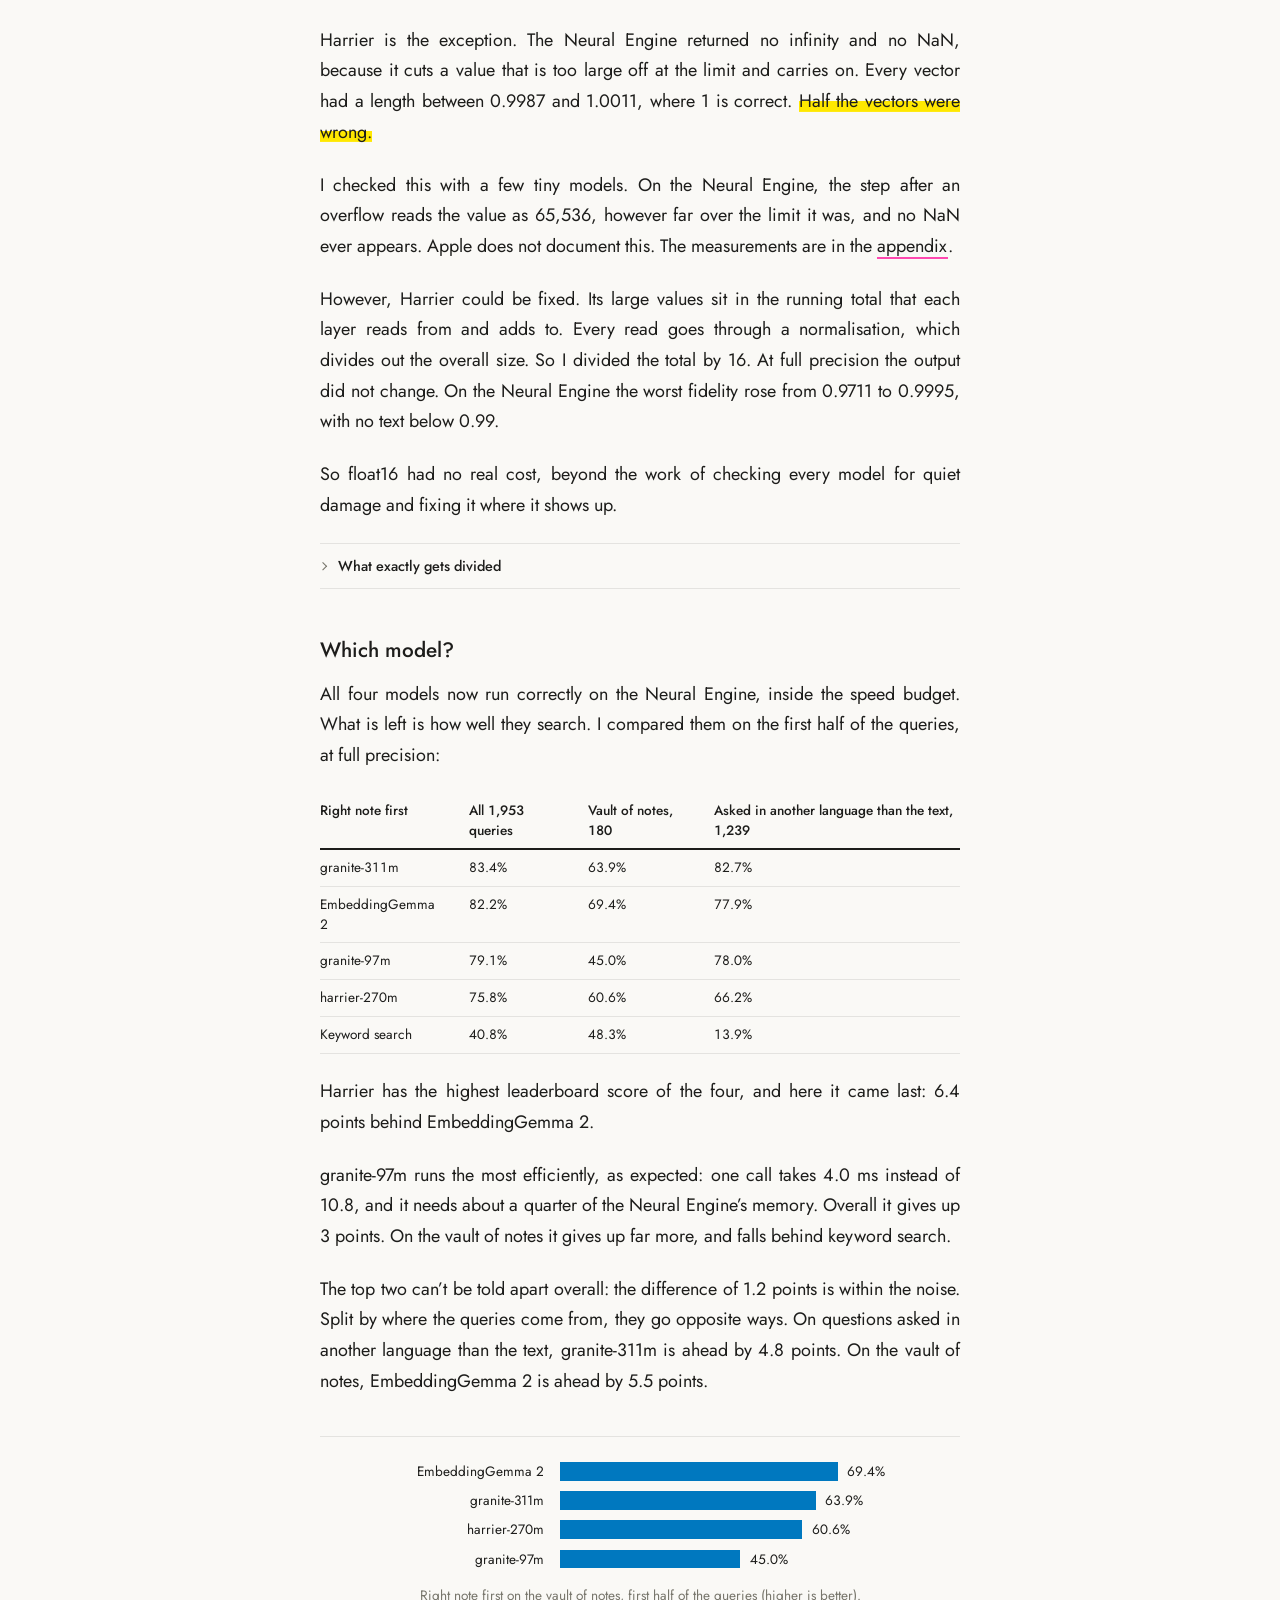
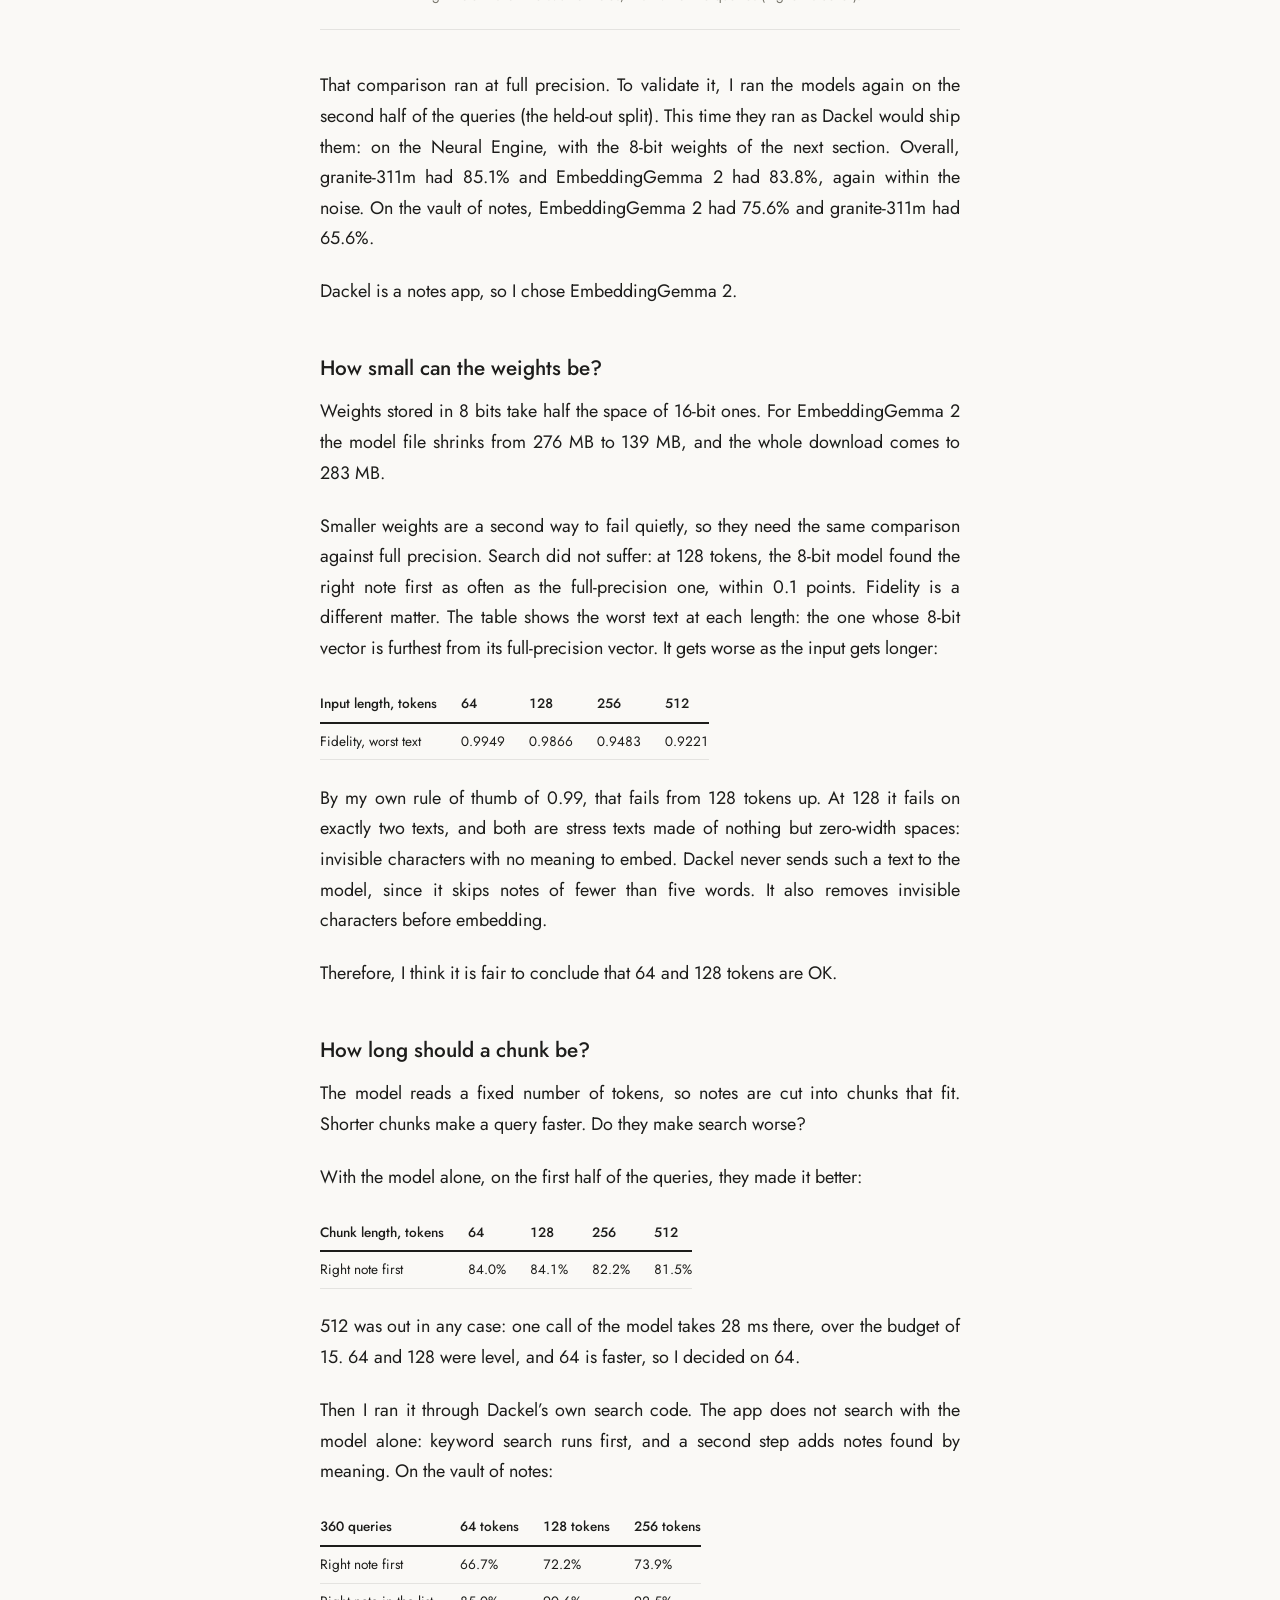
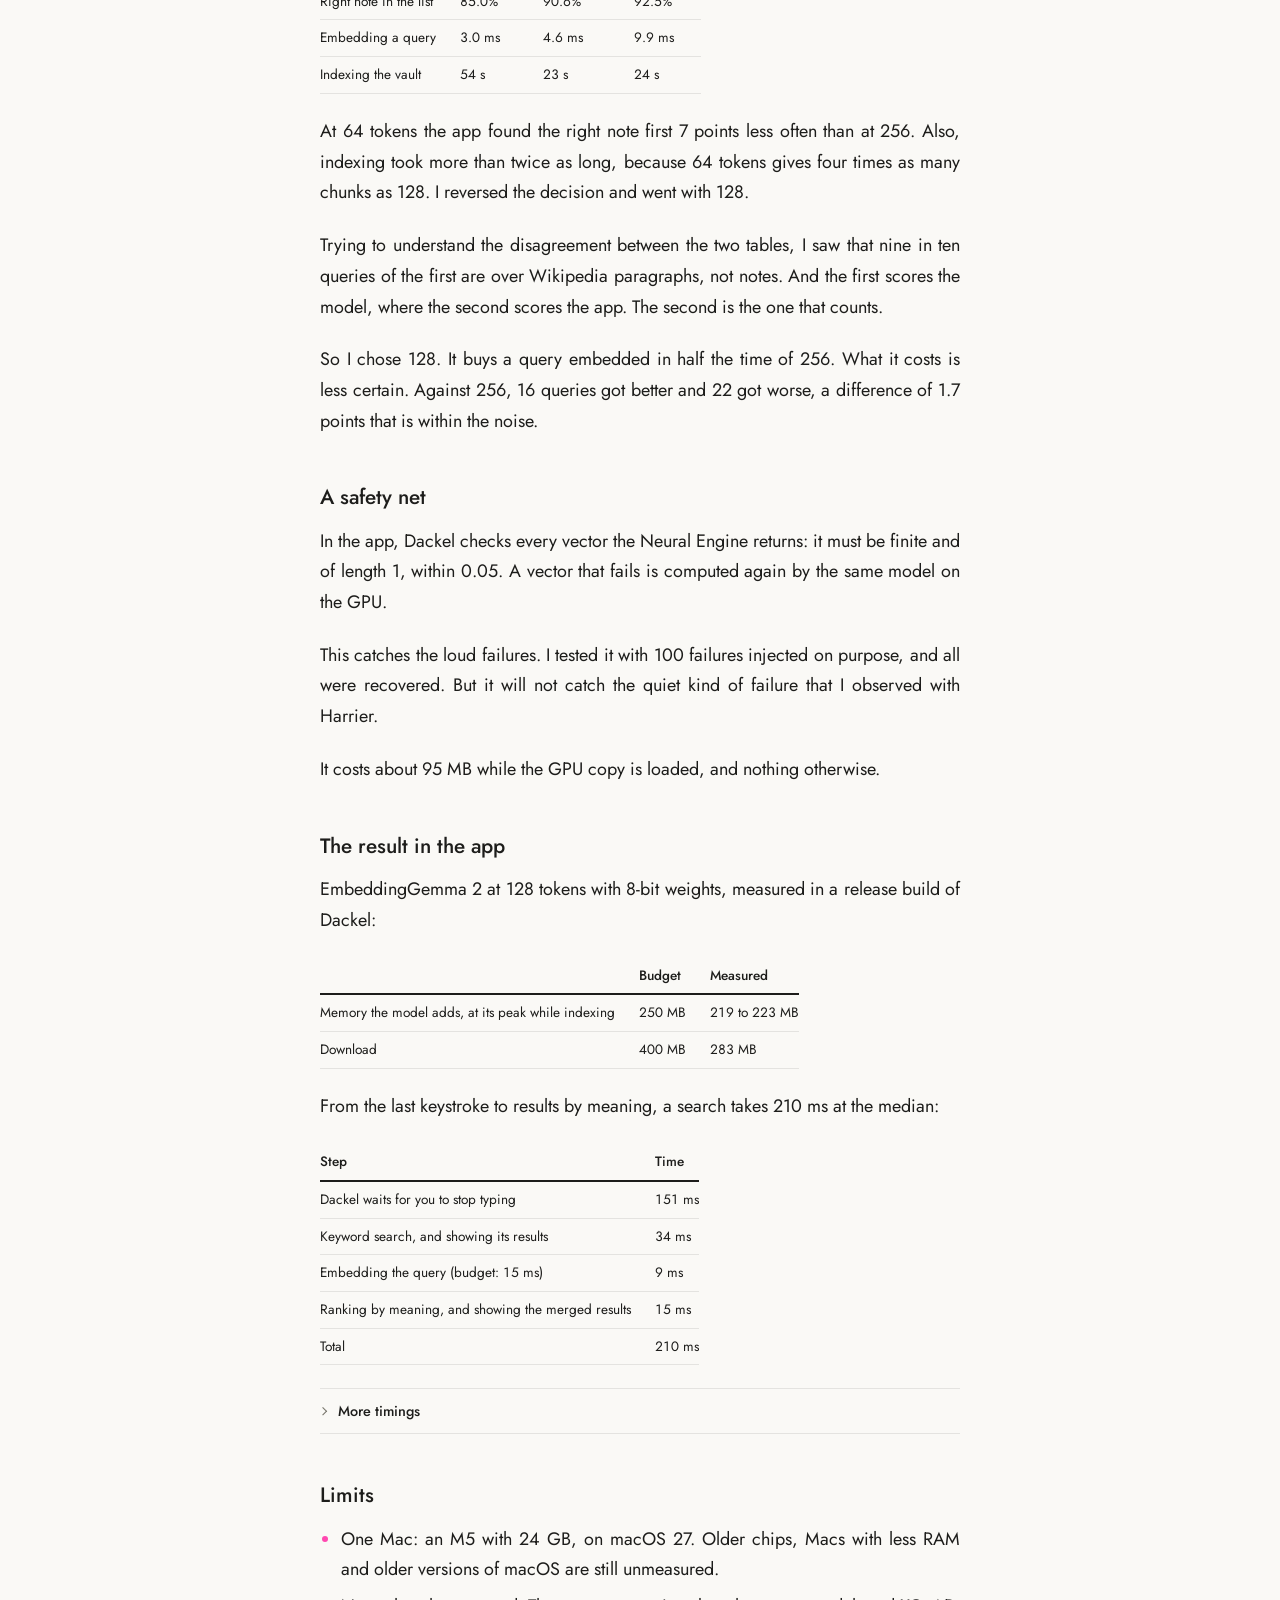
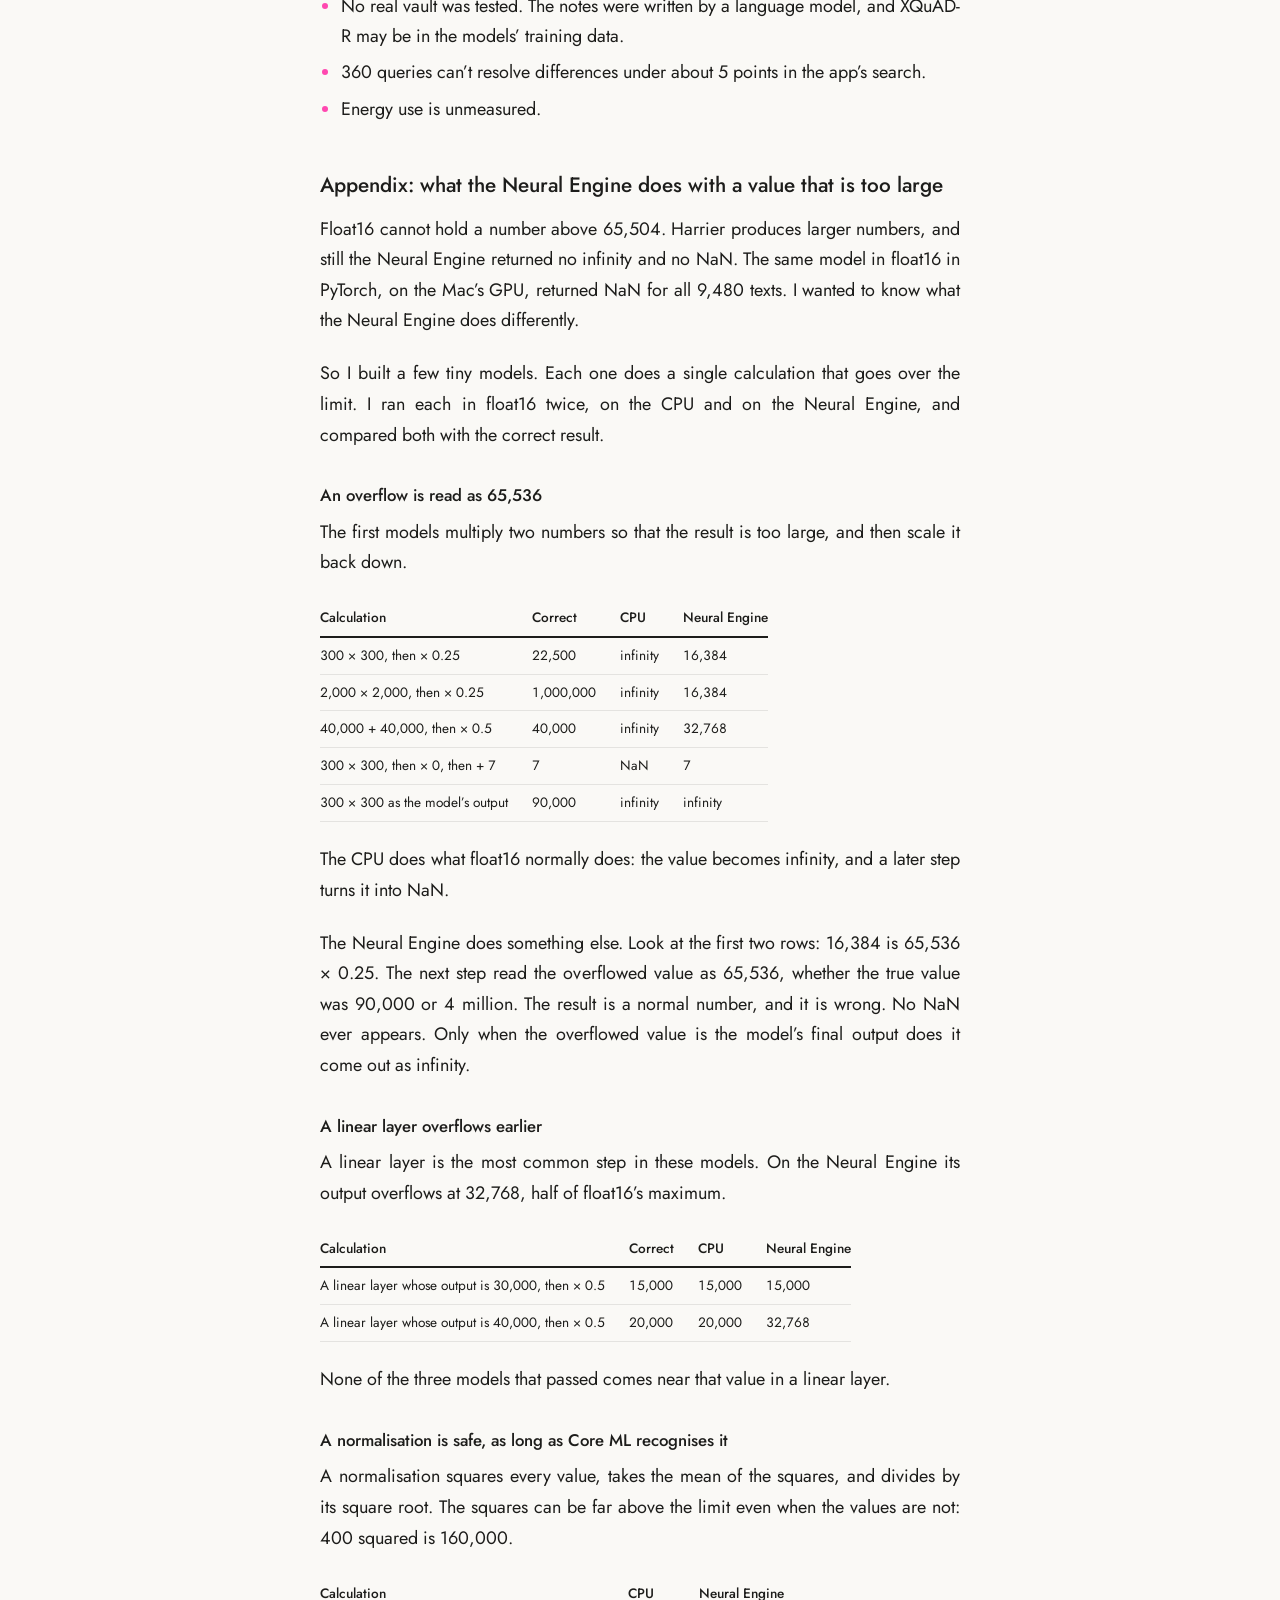
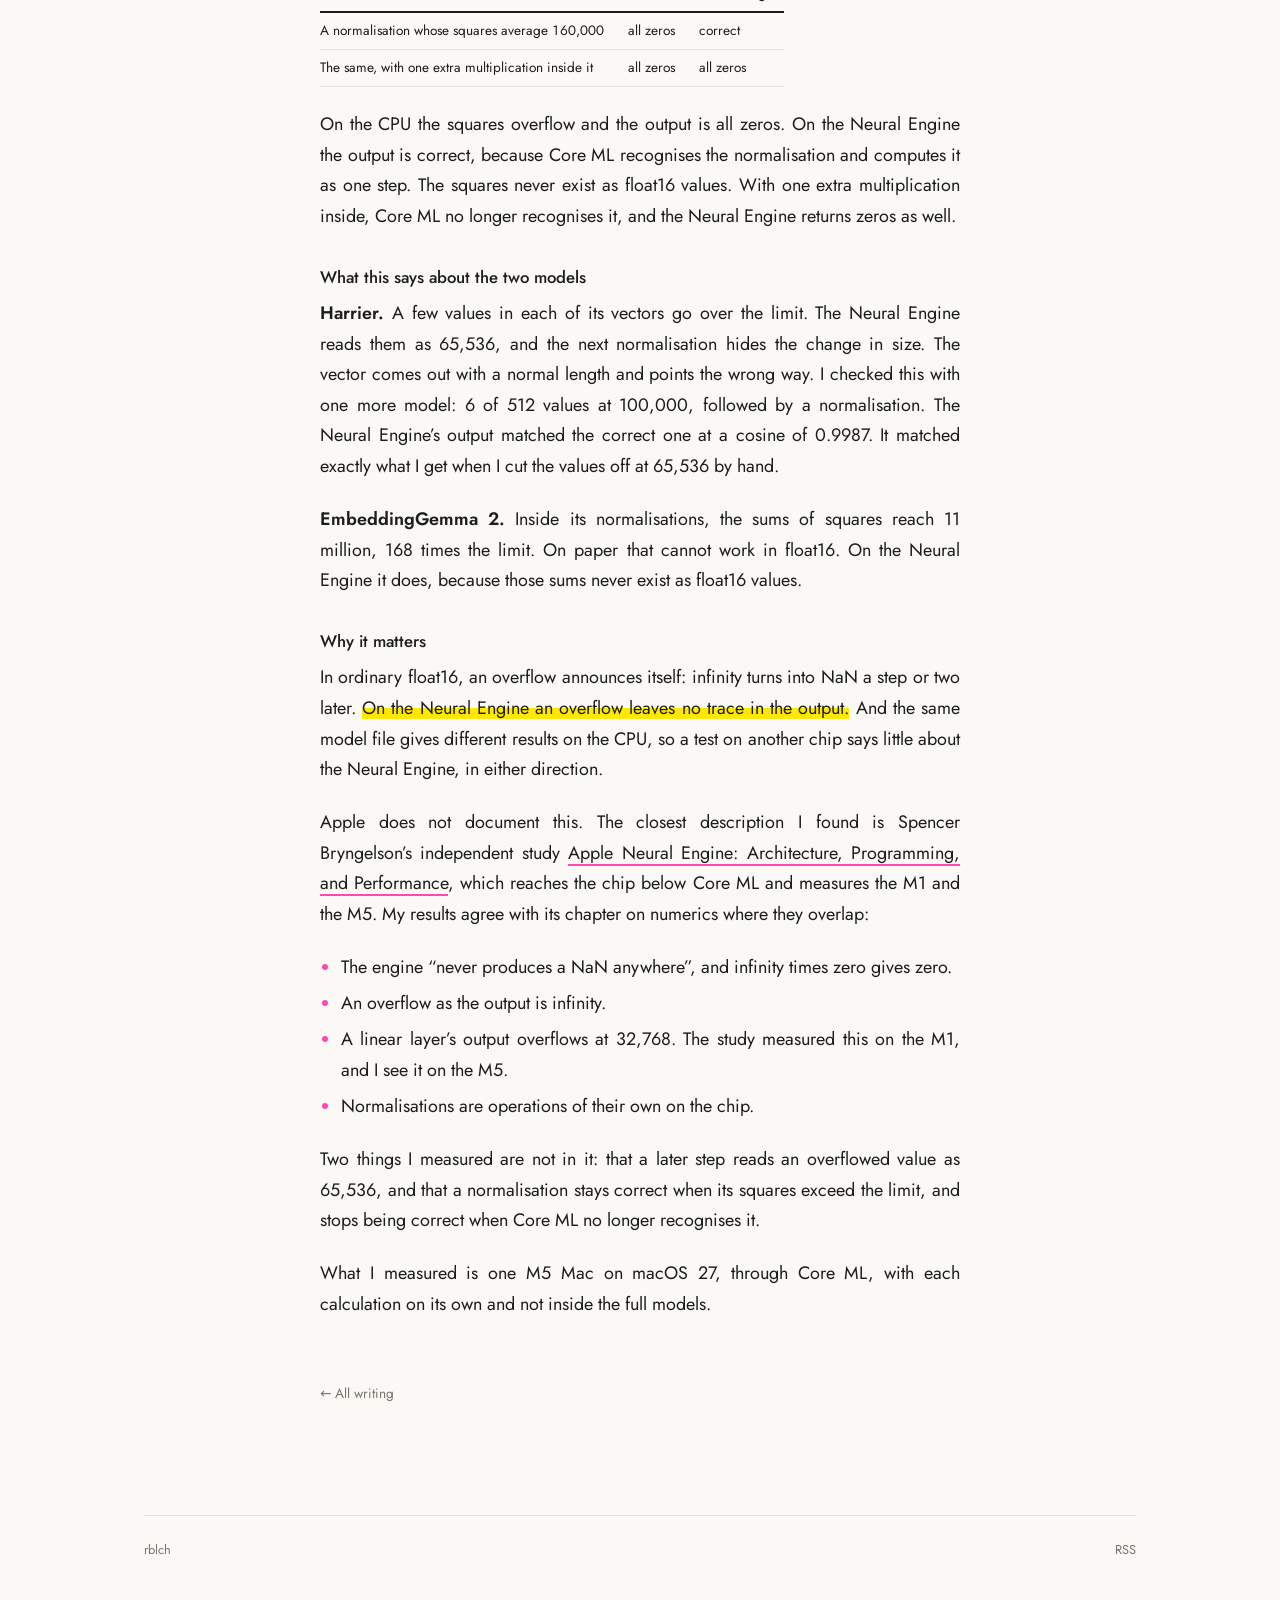
<file: writing/testing-embedding-models-neural-engine/index.html>
<!DOCTYPE html><html lang="en"><head><meta charset="utf-8"><meta name="viewport" content="width=device-width, initial-scale=1"><title>Testing embedding models on the Mac&#39;s Neural Engine · rblch</title><meta name="description" content="Dackel needs a search model that is fast while you type, small to download and good at finding notes. I measured what each choice costs and what it buys."><meta name="theme-color" content="#faf9f6" media="(prefers-color-scheme: light)"><meta name="theme-color" content="#191816" media="(prefers-color-scheme: dark)"><link rel="canonical" href="https://rblch.com/writing/testing-embedding-models-neural-engine/"><link rel="alternate" type="application/rss+xml" title="rblch" href="/rss.xml"><meta property="og:site_name" content="rblch"><meta property="og:type" content="article"><meta property="og:title" content="Testing embedding models on the Mac's Neural Engine"><meta property="og:description" content="Dackel needs a search model that is fast while you type, small to download and good at finding notes. I measured what each choice costs and what it buys."><meta property="og:url" content="https://rblch.com/writing/testing-embedding-models-neural-engine/"><meta property="article:published_time" content="2026-11-25T00:00:00.000Z"><meta name="twitter:card" content="summary"><link rel="icon" type="image/svg+xml" href="/favicon.svg"><link rel="stylesheet" href="/_astro/Base.DcpyG4sF.css"><style>.outline[data-astro-cid-hsztce4r]{font:.85rem/1.45 var(--font);color:var(--muted)}summary[data-astro-cid-hsztce4r]{cursor:pointer;align-items:baseline;gap:.6rem;width:fit-content;list-style:none;display:flex}summary[data-astro-cid-hsztce4r]::-webkit-details-marker{display:none}.outline-label[data-astro-cid-hsztce4r]{color:var(--ink);font-weight:500}.outline-chevron[data-astro-cid-hsztce4r]{border-bottom:1.5px solid;border-right:1.5px solid;align-self:center;width:.4rem;height:.4rem;transition:transform .15s;transform:rotate(-45deg)}.outline[data-astro-cid-hsztce4r][open] .outline-chevron[data-astro-cid-hsztce4r]{transform:rotate(45deg)translate(-.1rem,-.1rem)}summary[data-astro-cid-hsztce4r]:hover,summary[data-astro-cid-hsztce4r]:hover .outline-label[data-astro-cid-hsztce4r]{color:var(--ink)}.outline[data-astro-cid-hsztce4r] ol[data-astro-cid-hsztce4r]{margin:.7rem 0 0;padding:0;list-style:none}.outline[data-astro-cid-hsztce4r] li[data-astro-cid-hsztce4r]{gap:.75rem;margin:0;padding-block:.15rem;display:flex}.outline-number[data-astro-cid-hsztce4r]{text-align:right;font-variant-numeric:tabular-nums;opacity:.7;min-width:1.1rem}.outline[data-astro-cid-hsztce4r] a[data-astro-cid-hsztce4r]{color:var(--muted);background:0 0;text-decoration:none;transition:color .15s}.outline[data-astro-cid-hsztce4r] a[data-astro-cid-hsztce4r]:hover{color:var(--ink)}
</style><style>dl[data-astro-cid-k4wvcuxn]{gap:.55rem;margin:0;display:grid}.bar-row[data-astro-cid-k4wvcuxn]{grid-template-columns:minmax(7rem,14rem) 1fr;align-items:center;gap:1rem;display:grid}dt[data-astro-cid-k4wvcuxn]{text-align:right}dd[data-astro-cid-k4wvcuxn]{align-items:center;gap:.6rem;margin:0;display:flex}.bar[data-astro-cid-k4wvcuxn]{background:var(--bar-ink);height:1.15rem;width:var(--size);transform-origin:0;min-width:2px;transition:transform .9s cubic-bezier(.2, .7, .2, 1) var(--delay);display:block}.bars[data-astro-cid-k4wvcuxn].is-waiting .bar[data-astro-cid-k4wvcuxn]{transform:scaleX(0)}.bar-value[data-astro-cid-k4wvcuxn]{font-variant-numeric:tabular-nums;white-space:nowrap}@media (width<=40rem){.bar-row[data-astro-cid-k4wvcuxn]{grid-template-columns:1fr;gap:.15rem}dt[data-astro-cid-k4wvcuxn]{text-align:left}}.map-queries[data-astro-cid-lawew447]{flex-wrap:wrap;justify-content:center;gap:.5rem;margin-bottom:1rem;display:flex}button[data-astro-cid-lawew447]{font:inherit;color:var(--ink);cursor:pointer;border:1px solid var(--ink);background:0 0;border-radius:0;padding:.3rem .75rem}button[data-astro-cid-lawew447][aria-pressed=true]{background:var(--ink);color:var(--paper)}button[data-astro-cid-lawew447]:focus-visible{outline:2px solid var(--blue);outline-offset:2px}svg[data-astro-cid-lawew447]{isolation:isolate;width:100%;height:auto;display:block}.map-note[data-astro-cid-lawew447] circle[data-astro-cid-lawew447]{fill:var(--blue)}.map-note[data-astro-cid-lawew447] text[data-astro-cid-lawew447]{font:9.5px var(--font);fill:var(--muted);transition:fill .4s}.map-note[data-astro-cid-lawew447].is-closest text[data-astro-cid-lawew447]{fill:var(--ink);font-weight:500}.map-query[data-astro-cid-lawew447]{fill:var(--pink);mix-blend-mode:var(--overprint);transition:transform .7s cubic-bezier(.3,.7,.2,1)}.map-result[data-astro-cid-lawew447]{text-align:center;margin:.8rem 0 0}.more[data-astro-cid-4xufnnom]{border-block:1px solid var(--rule);font:.9rem/1.55 var(--font)}summary[data-astro-cid-4xufnnom]{cursor:pointer;color:var(--muted);align-items:center;gap:.7rem;padding-block:.7rem;list-style:none;display:flex}summary[data-astro-cid-4xufnnom]::-webkit-details-marker{display:none}summary[data-astro-cid-4xufnnom]:hover{color:var(--ink)}.more-label[data-astro-cid-4xufnnom]{color:var(--ink);font-weight:500}.more-chevron[data-astro-cid-4xufnnom]{border-bottom:1.5px solid;border-right:1.5px solid;flex:none;width:.4rem;height:.4rem;transition:transform .15s;transform:rotate(-45deg)}.more[data-astro-cid-4xufnnom][open] .more-chevron[data-astro-cid-4xufnnom]{transform:rotate(45deg)translate(-.1rem,-.1rem)}.more-body[data-astro-cid-4xufnnom]{padding-bottom:1rem}.more-body[data-astro-cid-4xufnnom]>*{margin-block:0 1rem}.more-body[data-astro-cid-4xufnnom]>:last-child{margin-bottom:0}
</style></head><body><header class="site-header"><a class="masthead" href="/">rblch</a><nav class="site-nav"><a href="/writing/">Writing</a></nav></header><main><article class="post"><header class="post-header"><div class="meta"> Embeddings · 25 Nov 2026 · 17 min read</div><h1>Testing embedding models on the Mac&#39;s Neural Engine</h1><div class="cover"><svg viewBox="0 0 240 90" aria-hidden="true"><g style="color: var(--blue)"><g fill="currentColor"><circle cx="7.5" cy="11.7" r="2.6"/><circle cx="7.5" cy="22.8" r="2.6"/><circle cx="7.5" cy="33.9" r="2.6"/><circle cx="7.5" cy="45" r="2.6"/><circle cx="7.5" cy="56.1" r="2.6"/><circle cx="7.5" cy="67.2" r="2.6"/><circle cx="7.5" cy="78.3" r="2.6"/><circle cx="22.5" cy="12.49" r="2.6"/><circle cx="22.5" cy="23.32" r="2.6"/><circle cx="22.5" cy="34.16" r="2.6"/><circle cx="22.5" cy="45" r="2.6"/><circle cx="22.5" cy="55.84" r="2.6"/><circle cx="22.5" cy="66.68" r="2.6"/><circle cx="22.5" cy="77.51" r="2.6"/><circle cx="37.5" cy="13.95" r="2.6"/><circle cx="37.5" cy="24.3" r="2.6"/><circle cx="37.5" cy="34.65" r="2.6"/><circle cx="37.5" cy="45" r="2.6"/><circle cx="37.5" cy="55.35" r="2.6"/><circle cx="37.5" cy="65.7" r="2.6"/><circle cx="37.5" cy="76.05" r="2.6"/><circle cx="52.5" cy="16.18" r="2.81"/><circle cx="52.5" cy="27.71" r="2.81"/><circle cx="52.5" cy="39.24" r="2.81"/><circle cx="52.5" cy="50.76" r="2.81"/><circle cx="52.5" cy="62.29" r="2.81"/><circle cx="52.5" cy="73.82" r="2.81"/><circle cx="67.5" cy="18.65" r="2.81"/><circle cx="67.5" cy="29.19" r="2.81"/><circle cx="67.5" cy="39.73" r="2.81"/><circle cx="67.5" cy="50.27" r="2.81"/><circle cx="67.5" cy="60.81" r="2.81"/><circle cx="67.5" cy="71.35" r="2.81"/><circle cx="82.5" cy="21.73" r="3.08"/><circle cx="82.5" cy="33.37" r="3.08"/><circle cx="82.5" cy="45" r="3.08"/><circle cx="82.5" cy="56.63" r="3.08"/><circle cx="82.5" cy="68.27" r="3.08"/><circle cx="97.5" cy="24.77" r="3.08"/><circle cx="97.5" cy="34.88" r="3.08"/><circle cx="97.5" cy="45" r="3.08"/><circle cx="97.5" cy="55.12" r="3.08"/><circle cx="97.5" cy="65.23" r="3.08"/><circle cx="112.5" cy="28.28" r="3.44"/><circle cx="112.5" cy="39.43" r="3.44"/><circle cx="112.5" cy="50.57" r="3.44"/><circle cx="112.5" cy="61.72" r="3.44"/><circle cx="127.5" cy="31.43" r="3.44"/><circle cx="127.5" cy="40.48" r="3.44"/><circle cx="127.5" cy="49.52" r="3.44"/><circle cx="127.5" cy="58.57" r="3.44"/><circle cx="142.5" cy="35" r="3.97"/><circle cx="142.5" cy="45" r="3.97"/><circle cx="142.5" cy="55" r="3.97"/><circle cx="157.5" cy="37.81" r="3.97"/><circle cx="157.5" cy="45" r="3.97"/><circle cx="157.5" cy="52.19" r="3.97"/><circle cx="172.5" cy="41.17" r="4.86"/><circle cx="172.5" cy="48.83" r="4.86"/><circle cx="187.5" cy="43.2" r="4.86"/><circle cx="187.5" cy="46.8" r="4.86"/><circle cx="202.5" cy="45" r="6.88"/><circle cx="217.5" cy="45" r="6.88"/><circle cx="232.5" cy="45" r="6.88"/></g></g><g class="cover-second" style="color: var(--pink); --register: 6px"><g transform="translate(-3 -3)"><g fill="currentColor"><circle cx="7.5" cy="11.7" r="2.6"/><circle cx="7.5" cy="22.8" r="2.6"/><circle cx="7.5" cy="33.9" r="2.6"/><circle cx="7.5" cy="45" r="2.6"/><circle cx="7.5" cy="56.1" r="2.6"/><circle cx="7.5" cy="67.2" r="2.6"/><circle cx="7.5" cy="78.3" r="2.6"/><circle cx="22.5" cy="12.49" r="2.6"/><circle cx="22.5" cy="23.32" r="2.6"/><circle cx="22.5" cy="34.16" r="2.6"/><circle cx="22.5" cy="45" r="2.6"/><circle cx="22.5" cy="55.84" r="2.6"/><circle cx="22.5" cy="66.68" r="2.6"/><circle cx="22.5" cy="77.51" r="2.6"/><circle cx="37.5" cy="13.95" r="2.6"/><circle cx="37.5" cy="24.3" r="2.6"/><circle cx="37.5" cy="34.65" r="2.6"/><circle cx="37.5" cy="45" r="2.6"/><circle cx="37.5" cy="55.35" r="2.6"/><circle cx="37.5" cy="65.7" r="2.6"/><circle cx="37.5" cy="76.05" r="2.6"/><circle cx="52.5" cy="16.18" r="2.81"/><circle cx="52.5" cy="27.71" r="2.81"/><circle cx="52.5" cy="39.24" r="2.81"/><circle cx="52.5" cy="50.76" r="2.81"/><circle cx="52.5" cy="62.29" r="2.81"/><circle cx="52.5" cy="73.82" r="2.81"/><circle cx="67.5" cy="18.65" r="2.81"/><circle cx="67.5" cy="29.19" r="2.81"/><circle cx="67.5" cy="39.73" r="2.81"/><circle cx="67.5" cy="50.27" r="2.81"/><circle cx="67.5" cy="60.81" r="2.81"/><circle cx="67.5" cy="71.35" r="2.81"/><circle cx="82.5" cy="21.73" r="3.08"/><circle cx="82.5" cy="33.37" r="3.08"/><circle cx="82.5" cy="45" r="3.08"/><circle cx="82.5" cy="56.63" r="3.08"/><circle cx="82.5" cy="68.27" r="3.08"/><circle cx="97.5" cy="24.77" r="3.08"/><circle cx="97.5" cy="34.88" r="3.08"/><circle cx="97.5" cy="45" r="3.08"/><circle cx="97.5" cy="55.12" r="3.08"/><circle cx="97.5" cy="65.23" r="3.08"/><circle cx="112.5" cy="28.28" r="3.44"/><circle cx="112.5" cy="39.43" r="3.44"/><circle cx="112.5" cy="50.57" r="3.44"/><circle cx="112.5" cy="61.72" r="3.44"/><circle cx="127.5" cy="31.43" r="3.44"/><circle cx="127.5" cy="40.48" r="3.44"/><circle cx="127.5" cy="49.52" r="3.44"/><circle cx="127.5" cy="58.57" r="3.44"/><circle cx="142.5" cy="35" r="3.97"/><circle cx="142.5" cy="45" r="3.97"/><circle cx="142.5" cy="55" r="3.97"/><circle cx="157.5" cy="37.81" r="3.97"/><circle cx="157.5" cy="45" r="3.97"/><circle cx="157.5" cy="52.19" r="3.97"/><circle cx="172.5" cy="41.17" r="4.86"/><circle cx="172.5" cy="48.83" r="4.86"/><circle cx="187.5" cy="43.2" r="4.86"/><circle cx="187.5" cy="46.8" r="4.86"/><circle cx="202.5" cy="45" r="6.88"/><circle cx="217.5" cy="45" r="6.88"/><circle cx="232.5" cy="45" r="6.88"/></g></g></g></svg></div></header><div class="prose"><p>Dackel is my Markdown notes app for the Mac. I want it to search notes by meaning: you type what you remember, not the exact words. For that it needs a text embedding model, and the model runs on the Mac, so that no note leaves the machine.</p>
<p>Which model should that be, and how should it run? Every option trades one thing for another. A larger model is better at capturing meaning, but it needs more time and memory. A smaller model downloads and runs faster, but it may capture less of what a note means. So I shortlisted four models and set out to <mark>quantify the trade-offs.</mark></p>
<p>The answer: Dackel’s search model will be EmbeddingGemma 2, on the Neural Engine, with 8-bit weights, reading notes in chunks of 128 tokens.</p>
<aside class="note" style="--note-ink: var(--blue)"><p><strong>In short</strong></p><ul>
<li><strong>The chip: the Neural Engine.</strong> It embeds a query in 11 ms, against 31 ms on the GPU and 73 ms on the CPU. The trade-off is that it runs only in half precision, float16. <a href="#which-chip">Read more</a></li>
<li><strong>Half precision cost three of the four models no accuracy.</strong> The fourth returned wrong vectors for half of all texts, but it could be fixed. <a href="#what-does-float16-cost">Read more</a></li>
<li><strong>The Neural Engine hides an overflow.</strong> Inside a model, a value above float16’s maximum is capped at 65,536, with no error and no NaN. Apple does not document this. <a href="#appendix-what-the-neural-engine-does-with-a-value-that-is-too-large">Read more</a></li>
<li><strong>The model: EmbeddingGemma 2.</strong> It was the best on a synthetic vault of notes, though not on a general benchmark. <a href="#which-model">Read more</a></li>
<li><strong>The weights: 8 bits.</strong> They halve the download, and the vectors stay close to full precision for every real note. <a href="#how-small-can-the-weights-be">Read more</a></li>
<li><strong>The chunks: 128 tokens.</strong> A query embeds in 5 ms and search stays good. 256 was about as good, at twice the time. 64 was worse in the app and took twice as long to index. 512 is too slow. <a href="#how-long-should-a-chunk-be">Read more</a></li>
</ul></aside>
<details class="outline" data-astro-cid-hsztce4r><summary data-astro-cid-hsztce4r><span class="outline-label" data-astro-cid-hsztce4r>Contents</span><span class="outline-chevron" aria-hidden="true" data-astro-cid-hsztce4r></span></summary><ol data-astro-cid-hsztce4r><li data-astro-cid-hsztce4r><span class="outline-number" data-astro-cid-hsztce4r>1</span><a href="#what-a-good-model-means-for-dackel" data-astro-cid-hsztce4r>What a good model means for Dackel</a></li><li data-astro-cid-hsztce4r><span class="outline-number" data-astro-cid-hsztce4r>2</span><a href="#the-candidates" data-astro-cid-hsztce4r>The candidates</a></li><li data-astro-cid-hsztce4r><span class="outline-number" data-astro-cid-hsztce4r>3</span><a href="#which-chip" data-astro-cid-hsztce4r>Which chip?</a></li><li data-astro-cid-hsztce4r><span class="outline-number" data-astro-cid-hsztce4r>4</span><a href="#what-does-float16-cost" data-astro-cid-hsztce4r>What does float16 cost?</a></li><li data-astro-cid-hsztce4r><span class="outline-number" data-astro-cid-hsztce4r>5</span><a href="#which-model" data-astro-cid-hsztce4r>Which model?</a></li><li data-astro-cid-hsztce4r><span class="outline-number" data-astro-cid-hsztce4r>6</span><a href="#how-small-can-the-weights-be" data-astro-cid-hsztce4r>How small can the weights be?</a></li><li data-astro-cid-hsztce4r><span class="outline-number" data-astro-cid-hsztce4r>7</span><a href="#how-long-should-a-chunk-be" data-astro-cid-hsztce4r>How long should a chunk be?</a></li><li data-astro-cid-hsztce4r><span class="outline-number" data-astro-cid-hsztce4r>8</span><a href="#a-safety-net" data-astro-cid-hsztce4r>A safety net</a></li><li data-astro-cid-hsztce4r><span class="outline-number" data-astro-cid-hsztce4r>9</span><a href="#the-result-in-the-app" data-astro-cid-hsztce4r>The result in the app</a></li><li data-astro-cid-hsztce4r><span class="outline-number" data-astro-cid-hsztce4r>10</span><a href="#limits" data-astro-cid-hsztce4r>Limits</a></li><li data-astro-cid-hsztce4r><span class="outline-number" data-astro-cid-hsztce4r>11</span><a href="#appendix-what-the-neural-engine-does-with-a-value-that-is-too-large" data-astro-cid-hsztce4r>Appendix: what the Neural Engine does with a value that is too large</a></li></ol></details>
<h2 id="what-a-good-model-means-for-dackel">What a good model means for Dackel</h2>
<p>A text embedding model turns a text into a vector: a fixed list of numbers. EmbeddingGemma 2 returns 768 of them. Texts that mean similar things get vectors that point in similar directions, and search looks for the notes whose vectors point the same way as the query’s.</p>
<figure class="figure map" data-map data-astro-cid-lawew447><div class="map-queries" role="group" aria-label="Search for" data-astro-cid-lawew447><button type="button" data-x="100" data-y="90" aria-pressed="true" data-astro-cid-lawew447>what can I cook tonight?</button><button type="button" data-x="372" data-y="70" aria-pressed="false" title="German: preparing for a trip" data-astro-cid-lawew447>Reisevorbereitung</button><button type="button" data-x="240" data-y="180" aria-pressed="false" data-astro-cid-lawew447>what did we agree in the meeting?</button></div><svg viewBox="0 0 480 236" role="img" aria-label="Nine notes shown as points in three groups, and a search query placed among them." data-astro-cid-lawew447><g class="map-note" data-note data-x="70" data-y="48" data-title="Sourdough log" data-astro-cid-lawew447><circle cx="70" cy="48" r="6" data-astro-cid-lawew447></circle><text x="81" y="51.5" data-astro-cid-lawew447>Sourdough log</text></g><g class="map-note" data-note data-x="128" data-y="78" data-title="Pasta al limone" data-astro-cid-lawew447><circle cx="128" cy="78" r="6" data-astro-cid-lawew447></circle><text x="139" y="81.5" data-astro-cid-lawew447>Pasta al limone</text></g><g class="map-note" data-note data-x="84" data-y="108" data-title="Weeknight dinners" data-astro-cid-lawew447><circle cx="84" cy="108" r="6" data-astro-cid-lawew447></circle><text x="95" y="111.5" data-astro-cid-lawew447>Weeknight dinners</text></g><g class="map-note" data-note data-x="330" data-y="44" data-title="Lisbon in May" data-astro-cid-lawew447><circle cx="330" cy="44" r="6" data-astro-cid-lawew447></circle><text x="341" y="47.5" data-astro-cid-lawew447>Lisbon in May</text></g><g class="map-note" data-note data-x="388" data-y="84" data-title="Packing list" data-astro-cid-lawew447><circle cx="388" cy="84" r="6" data-astro-cid-lawew447></circle><text x="399" y="87.5" data-astro-cid-lawew447>Packing list</text></g><g class="map-note" data-note data-x="318" data-y="106" data-title="Train tickets" data-astro-cid-lawew447><circle cx="318" cy="106" r="6" data-astro-cid-lawew447></circle><text x="329" y="109.5" data-astro-cid-lawew447>Train tickets</text></g><g class="map-note" data-note data-x="176" data-y="168" data-title="Quarterly plan" data-astro-cid-lawew447><circle cx="176" cy="168" r="6" data-astro-cid-lawew447></circle><text x="187" y="171.5" data-astro-cid-lawew447>Quarterly plan</text></g><g class="map-note" data-note data-x="252" data-y="190" data-title="Notes from Monday" data-astro-cid-lawew447><circle cx="252" cy="190" r="6" data-astro-cid-lawew447></circle><text x="263" y="193.5" data-astro-cid-lawew447>Notes from Monday</text></g><g class="map-note" data-note data-x="190" data-y="214" data-title="Release checklist" data-astro-cid-lawew447><circle cx="190" cy="214" r="6" data-astro-cid-lawew447></circle><text x="201" y="217.5" data-astro-cid-lawew447>Release checklist</text></g><circle class="map-query" data-query cx="0" cy="0" r="10" data-astro-cid-lawew447></circle></svg><p class="map-result" data-result aria-live="polite" data-astro-cid-lawew447></p><figcaption data-astro-cid-lawew447>A simplified illustration.</figcaption></figure><script type="module">for(let e of document.querySelectorAll(`[data-map]`)){let t=[...e.querySelectorAll(`button`)],n=[...e.querySelectorAll(`[data-note]`)],r=e.querySelector(`[data-query]`),i=e.querySelector(`[data-result]`),a,o=e=>{let o=Number(e.dataset.x),s=Number(e.dataset.y);for(let n of t)n.setAttribute(`aria-pressed`,String(n===e));let c=n[0],l=1/0;for(let e of n){let t=Math.hypot(Number(e.dataset.x)-o,Number(e.dataset.y)-s);t<l&&(l=t,c=e)}r.style.transform=`translate(${o}px, ${s}px)`;for(let e of n)e.classList.remove(`is-closest`);window.clearTimeout(a),a=window.setTimeout(()=>{c.classList.add(`is-closest`),i.textContent=`Closest note: ${c.dataset.title}`},700)};for(let e of t)e.addEventListener(`click`,()=>o(e));o(t[0])}</script>
<p>Dackel downloads the model on first use, then it searches while you type, on a laptop that is doing other things. So the model has to stay within a few resource budgets. I set them by my best judgement:</p>
<table>
<thead>
<tr>
<th></th>
<th>Budget</th>
</tr>
</thead>
<tbody>
<tr>
<td>Embedding one search query</td>
<td>at most 15 ms</td>
</tr>
<tr>
<td>Memory the model adds</td>
<td>at most 250 MB</td>
</tr>
<tr>
<td>Download</td>
<td>at most 400 MB</td>
</tr>
<tr>
<td>System</td>
<td>macOS 14, Apple silicon</td>
</tr>
<tr>
<td>Languages</td>
<td>English, German and Spanish</td>
</tr>
<tr>
<td>Licence</td>
<td>allows shipping a converted copy</td>
</tr>
</tbody>
</table>
<p>Inside those budgets, the model that finds the right note most often wins. The main metric is how often the right note comes first.</p>
<details class="more" data-astro-cid-4xufnnom><summary data-astro-cid-4xufnnom><span class="more-chevron" aria-hidden="true" data-astro-cid-4xufnnom></span><span class="more-label" data-astro-cid-4xufnnom>The notes and queries I measured with</span></summary><div class="more-body" data-astro-cid-4xufnnom><ul>
<li><strong>A vault of notes.</strong> 430 synthetic notes with 360 search queries, written by a language model for an invented person, in English, German and Spanish. This is the set closest to what Dackel reads.</li>
<li><strong><a href="https://huggingface.co/datasets/google-research-datasets/xquad_r">XQuAD-R</a>.</strong> 240 Wikipedia paragraphs with 3,570 human-written questions in the same three languages. Two thirds of the questions are asked in another language than the paragraph.</li>
<li><strong>A stress corpus.</strong> 2,894 texts in 34 scripts, built by code: long runs of one character, near-empty texts, unusual Unicode. I use it only to check the arithmetic, never to score search.</li>
</ul><p>I split the queries once into two halves. Every choice was made on the first half, 1,953 queries. The second half, 1,977 queries, was kept back to confirm the result. All comparisons are paired, query by query.</p></div></details>
<h2 id="the-candidates">The candidates</h2>
<p>I took the shortlist from the multilingual retrieval leaderboard <a href="https://huggingface.co/spaces/mteb/leaderboard">MTEB</a>: the four best models of at most about 350 million parameters that meet the language and licence budgets.</p>
<table>
<thead>
<tr>
<th>Model</th>
<th>From</th>
<th>Parameters</th>
<th>Leaderboard, retrieval</th>
</tr>
</thead>
<tbody>
<tr>
<td><a href="https://huggingface.co/microsoft/harrier-oss-v1-270m">harrier-oss-v1-270m</a></td>
<td>Microsoft</td>
<td>268M</td>
<td>66.4</td>
</tr>
<tr>
<td><a href="https://huggingface.co/ibm-granite/granite-embedding-311m-multilingual-r2">granite-311m</a></td>
<td>IBM</td>
<td>312M</td>
<td>65.2</td>
</tr>
<tr>
<td><a href="https://huggingface.co/google/embeddinggemma-2">EmbeddingGemma 2</a></td>
<td>Google</td>
<td>271M</td>
<td>60.6</td>
</tr>
<tr>
<td><a href="https://huggingface.co/ibm-granite/granite-embedding-97m-multilingual-r2">granite-97m</a></td>
<td>IBM</td>
<td>97M</td>
<td>60.3</td>
</tr>
</tbody>
</table>
<p>Two models score well above the other two. granite-97m matches EmbeddingGemma 2 at a third of the size. Plain keyword search runs along as a baseline.</p>
<details class="more" data-astro-cid-4xufnnom><summary data-astro-cid-4xufnnom><span class="more-chevron" aria-hidden="true" data-astro-cid-4xufnnom></span><span class="more-label" data-astro-cid-4xufnnom>More details on the selection</span></summary><div class="more-body" data-astro-cid-4xufnnom><p>These models were left out:</p><ul>
<li>jina-embeddings-v5-text-nano: its licence forbids commercial use.</li>
<li>mSlideOn: it returns sparse vectors, and Dackel’s index stores dense ones.</li>
<li>geevec-embeddings-1.0-lite: over the size limit, and it states no languages.</li>
</ul><p>embeddinggemma-300m sits behind Google’s Gemma terms of use, so I left it out as well.</p><p>Harrier’s card says MIT, but the model is adapted from Gemma 3, which has its own terms. I would have had to settle that before shipping it.</p></div></details>
<h2 id="which-chip">Which chip?</h2>
<p>A Mac has three chips that can run the model. The CPU and the GPU calculate at full precision, float32. The Neural Engine calculates only at <a href="https://apple.github.io/coremltools/docs-guides/source/typed-execution.html">half precision</a>, float16.</p>
<figure class="figure bars" data-bars style="--bar-ink: var(--pink)" data-astro-cid-k4wvcuxn><dl data-astro-cid-k4wvcuxn><div class="bar-row" data-astro-cid-k4wvcuxn><dt data-astro-cid-k4wvcuxn>CPU, float32</dt><dd data-astro-cid-k4wvcuxn><span class="bar" style="--size: 100%; --delay: 0s" data-astro-cid-k4wvcuxn></span><span class="bar-value" data-astro-cid-k4wvcuxn>72.6 ms</span></dd></div><div class="bar-row" data-astro-cid-k4wvcuxn><dt data-astro-cid-k4wvcuxn>GPU, float32</dt><dd data-astro-cid-k4wvcuxn><span class="bar" style="--size: 42.69972451790634%; --delay: 0.12s" data-astro-cid-k4wvcuxn></span><span class="bar-value" data-astro-cid-k4wvcuxn>31.0 ms</span></dd></div><div class="bar-row" data-astro-cid-k4wvcuxn><dt data-astro-cid-k4wvcuxn>Neural Engine, float16</dt><dd data-astro-cid-k4wvcuxn><span class="bar" style="--size: 14.876033057851243%; --delay: 0.24s" data-astro-cid-k4wvcuxn></span><span class="bar-value" data-astro-cid-k4wvcuxn>10.8 ms</span></dd></div></dl><figcaption data-astro-cid-k4wvcuxn>Time for one call of EmbeddingGemma 2 at 256 tokens (lower is better).</figcaption></figure><script type="module">var e=document.querySelectorAll(`[data-bars]`);if(`IntersectionObserver`in window){let t=new IntersectionObserver(e=>{for(let n of e)n.isIntersecting&&(n.target.classList.remove(`is-waiting`),t.unobserve(n.target))},{threshold:.4});for(let n of e)n.classList.add(`is-waiting`),t.observe(n)}</script>
<p>All four models, at 256 tokens:</p>
<table>
<thead>
<tr>
<th>Time for one call, ms</th>
<th>CPU</th>
<th>GPU</th>
<th>Neural Engine</th>
</tr>
</thead>
<tbody>
<tr>
<td>EmbeddingGemma 2</td>
<td>72.6</td>
<td>31.0</td>
<td>10.8</td>
</tr>
<tr>
<td>granite-311m</td>
<td>57.5</td>
<td>23.4</td>
<td>10.0</td>
</tr>
<tr>
<td>harrier-270m</td>
<td>50.7</td>
<td>21.2</td>
<td>6.8</td>
</tr>
<tr>
<td>granite-97m</td>
<td>16.3</td>
<td>6.4</td>
<td>4.0</td>
</tr>
</tbody>
</table>
<p>Against the 15 ms budget, the three larger models fit only on the Neural Engine. Only granite-97m is small enough to fit on the GPU as well.</p>
<p>Targeting the Neural Engine has two other advantages. Float16 weights are half the size of float32 weights, on disk and in memory. And the CPU and GPU stay free for other apps running on the Mac.</p>
<h2 id="what-does-float16-cost">What does float16 cost?</h2>
<p>Calculating in float16 instead of float32 can damage a vector in two ways.</p>
<ul>
<li><strong>Loudly.</strong> The largest number float16 can hold is 65,504. Anything larger becomes infinity, and the vector fills with NaN, “not a number”. It is easy to detect.</li>
<li><strong>Quietly.</strong> Float16 keeps about three significant digits. Rounding errors add up through the layers, and the vector comes out finite, of normal length, and pointing somewhere else. Search still returns notes, only the wrong ones.</li>
</ul>
<p>To detect the quiet kind of damage, the float16 vector has to be compared against a reference. So I computed every vector twice: on the Neural Engine in float16, and in PyTorch in float32 on the CPU. The cosine between the two is what I call <strong>fidelity</strong>. At 1.0 they point the same way. My rule of thumb was at least 0.99 on every single text, over 9,480 texts. So the number that counts is the fidelity of the worst text.</p>
<table>
<thead>
<tr>
<th></th>
<th>Largest value inside, share of float16’s maximum</th>
<th>Fidelity, worst text</th>
<th>Texts below 0.99</th>
</tr>
</thead>
<tbody>
<tr>
<td>granite-311m</td>
<td>13%</td>
<td>0.9988</td>
<td>0</td>
</tr>
<tr>
<td>granite-97m</td>
<td>17%</td>
<td>0.9986</td>
<td>0</td>
</tr>
<tr>
<td>EmbeddingGemma 2</td>
<td>81%</td>
<td>0.9947</td>
<td>0</td>
</tr>
<tr>
<td>harrier-270m</td>
<td>201%</td>
<td>0.9711</td>
<td>4,811</td>
</tr>
</tbody>
</table>
<p>For three models, float16 cost nothing I could measure. That includes EmbeddingGemma 2, whose <a href="https://huggingface.co/google/embeddinggemma-2">model card</a> says: “Do not use float16.” Nevertheless, its margin is the thinnest of the three: its largest value is just 19% below the limit.</p>
<p>Harrier is the exception. The Neural Engine returned no infinity and no NaN, because it cuts a value that is too large off at the limit and carries on. Every vector had a length between 0.9987 and 1.0011, where 1 is correct. <mark>Half the vectors were wrong.</mark></p>
<p>I checked this with a few tiny models. On the Neural Engine, the step after an overflow reads the value as 65,536, however far over the limit it was, and no NaN ever appears. Apple does not document this. The measurements are in the <a href="#appendix-what-the-neural-engine-does-with-a-value-that-is-too-large">appendix</a>.</p>
<p>However, Harrier could be fixed. Its large values sit in the running total that each layer reads from and adds to. Every read goes through a normalisation, which divides out the overall size. So I divided the total by 16. At full precision the output did not change. On the Neural Engine the worst fidelity rose from 0.9711 to 0.9995, with no text below 0.99.</p>
<p>So float16 had no real cost, beyond the work of checking every model for quiet damage and fixing it where it shows up.</p>
<details class="more" data-astro-cid-4xufnnom><summary data-astro-cid-4xufnnom><span class="more-chevron" aria-hidden="true" data-astro-cid-4xufnnom></span><span class="more-label" data-astro-cid-4xufnnom>What exactly gets divided</span></summary><div class="more-body" data-astro-cid-4xufnnom><p>Harrier is built from Gemma 3 layers. The running total starts as the token embeddings, is read only through a normalisation, and is written only by adding a normalisation’s output. That gives three edits to the weights, and no new operation:</p><ul>
<li>The token embeddings are multiplied by 1/16.</li>
<li>The gain of the two normalisations that write to the total in each layer is multiplied by 1/16.</li>
<li>The epsilon of the normalisations that read from it is multiplied by 1/256, since it is added to a squared value.</li>
</ul><p>The largest value inside drops from 131,781 to 8,236. At full precision the output matches the published model at a cosine of 0.9999999.</p></div></details>
<h2 id="which-model">Which model?</h2>
<p>All four models now run correctly on the Neural Engine, inside the speed budget. What is left is how well they search. I compared them on the first half of the queries, at full precision:</p>
<table>
<thead>
<tr>
<th>Right note first</th>
<th>All 1,953 queries</th>
<th>Vault of notes, 180</th>
<th>Asked in another language than the text, 1,239</th>
</tr>
</thead>
<tbody>
<tr>
<td>granite-311m</td>
<td>83.4%</td>
<td>63.9%</td>
<td>82.7%</td>
</tr>
<tr>
<td>EmbeddingGemma 2</td>
<td>82.2%</td>
<td>69.4%</td>
<td>77.9%</td>
</tr>
<tr>
<td>granite-97m</td>
<td>79.1%</td>
<td>45.0%</td>
<td>78.0%</td>
</tr>
<tr>
<td>harrier-270m</td>
<td>75.8%</td>
<td>60.6%</td>
<td>66.2%</td>
</tr>
<tr>
<td>Keyword search</td>
<td>40.8%</td>
<td>48.3%</td>
<td>13.9%</td>
</tr>
</tbody>
</table>
<p>Harrier has the highest leaderboard score of the four, and here it came last: 6.4 points behind EmbeddingGemma 2.</p>
<p>granite-97m runs the most efficiently, as expected: one call takes 4.0 ms instead of 10.8, and it needs about a quarter of the Neural Engine’s memory. Overall it gives up 3 points. On the vault of notes it gives up far more, and falls behind keyword search.</p>
<p>The top two can’t be told apart overall: the difference of 1.2 points is within the noise. Split by where the queries come from, they go opposite ways. On questions asked in another language than the text, granite-311m is ahead by 4.8 points. On the vault of notes, EmbeddingGemma 2 is ahead by 5.5 points.</p>
<figure class="figure bars" data-bars style="--bar-ink: var(--blue)" data-astro-cid-k4wvcuxn><dl data-astro-cid-k4wvcuxn><div class="bar-row" data-astro-cid-k4wvcuxn><dt data-astro-cid-k4wvcuxn>EmbeddingGemma 2</dt><dd data-astro-cid-k4wvcuxn><span class="bar" style="--size: 69.4%; --delay: 0s" data-astro-cid-k4wvcuxn></span><span class="bar-value" data-astro-cid-k4wvcuxn>69.4%</span></dd></div><div class="bar-row" data-astro-cid-k4wvcuxn><dt data-astro-cid-k4wvcuxn>granite-311m</dt><dd data-astro-cid-k4wvcuxn><span class="bar" style="--size: 63.9%; --delay: 0.12s" data-astro-cid-k4wvcuxn></span><span class="bar-value" data-astro-cid-k4wvcuxn>63.9%</span></dd></div><div class="bar-row" data-astro-cid-k4wvcuxn><dt data-astro-cid-k4wvcuxn>harrier-270m</dt><dd data-astro-cid-k4wvcuxn><span class="bar" style="--size: 60.6%; --delay: 0.24s" data-astro-cid-k4wvcuxn></span><span class="bar-value" data-astro-cid-k4wvcuxn>60.6%</span></dd></div><div class="bar-row" data-astro-cid-k4wvcuxn><dt data-astro-cid-k4wvcuxn>granite-97m</dt><dd data-astro-cid-k4wvcuxn><span class="bar" style="--size: 45%; --delay: 0.36s" data-astro-cid-k4wvcuxn></span><span class="bar-value" data-astro-cid-k4wvcuxn>45.0%</span></dd></div></dl><figcaption data-astro-cid-k4wvcuxn>Right note first on the vault of notes, first half of the queries (higher is better).</figcaption></figure>
<p>That comparison ran at full precision. To validate it, I ran the models again on the second half of the queries (the held-out split). This time they ran as Dackel would ship them: on the Neural Engine, with the 8-bit weights of the next section. Overall, granite-311m had 85.1% and EmbeddingGemma 2 had 83.8%, again within the noise. On the vault of notes, EmbeddingGemma 2 had 75.6% and granite-311m had 65.6%.</p>
<p>Dackel is a notes app, so I chose EmbeddingGemma 2.</p>
<h2 id="how-small-can-the-weights-be">How small can the weights be?</h2>
<p>Weights stored in 8 bits take half the space of 16-bit ones. For EmbeddingGemma 2 the model file shrinks from 276 MB to 139 MB, and the whole download comes to 283 MB.</p>
<p>Smaller weights are a second way to fail quietly, so they need the same comparison against full precision. Search did not suffer: at 128 tokens, the 8-bit model found the right note first as often as the full-precision one, within 0.1 points. Fidelity is a different matter. The table shows the worst text at each length: the one whose 8-bit vector is furthest from its full-precision vector. It gets worse as the input gets longer:</p>
<table>
<thead>
<tr>
<th>Input length, tokens</th>
<th>64</th>
<th>128</th>
<th>256</th>
<th>512</th>
</tr>
</thead>
<tbody>
<tr>
<td>Fidelity, worst text</td>
<td>0.9949</td>
<td>0.9866</td>
<td>0.9483</td>
<td>0.9221</td>
</tr>
</tbody>
</table>
<p>By my own rule of thumb of 0.99, that fails from 128 tokens up. At 128 it fails on exactly two texts, and both are stress texts made of nothing but zero-width spaces: invisible characters with no meaning to embed. Dackel never sends such a text to the model, since it skips notes of fewer than five words. It also removes invisible characters before embedding.</p>
<p>Therefore, I think it is fair to conclude that 64 and 128 tokens are OK.</p>
<h2 id="how-long-should-a-chunk-be">How long should a chunk be?</h2>
<p>The model reads a fixed number of tokens, so notes are cut into chunks that fit. Shorter chunks make a query faster. Do they make search worse?</p>
<p>With the model alone, on the first half of the queries, they made it better:</p>
<table>
<thead>
<tr>
<th>Chunk length, tokens</th>
<th>64</th>
<th>128</th>
<th>256</th>
<th>512</th>
</tr>
</thead>
<tbody>
<tr>
<td>Right note first</td>
<td>84.0%</td>
<td>84.1%</td>
<td>82.2%</td>
<td>81.5%</td>
</tr>
</tbody>
</table>
<p>512 was out in any case: one call of the model takes 28 ms there, over the budget of 15. 64 and 128 were level, and 64 is faster, so I decided on 64.</p>
<p>Then I ran it through Dackel’s own search code. The app does not search with the model alone: keyword search runs first, and a second step adds notes found by meaning. On the vault of notes:</p>
<table>
<thead>
<tr>
<th>360 queries</th>
<th>64 tokens</th>
<th>128 tokens</th>
<th>256 tokens</th>
</tr>
</thead>
<tbody>
<tr>
<td>Right note first</td>
<td>66.7%</td>
<td>72.2%</td>
<td>73.9%</td>
</tr>
<tr>
<td>Right note in the list</td>
<td>85.0%</td>
<td>90.6%</td>
<td>92.5%</td>
</tr>
<tr>
<td>Embedding a query</td>
<td>3.0 ms</td>
<td>4.6 ms</td>
<td>9.9 ms</td>
</tr>
<tr>
<td>Indexing the vault</td>
<td>54 s</td>
<td>23 s</td>
<td>24 s</td>
</tr>
</tbody>
</table>
<p>At 64 tokens the app found the right note first 7 points less often than at 256. Also, indexing took more than twice as long, because 64 tokens gives four times as many chunks as 128. I reversed the decision and went with 128.</p>
<p>Trying to understand the disagreement between the two tables, I saw that nine in ten queries of the first are over Wikipedia paragraphs, not notes. And the first scores the model, where the second scores the app. The second is the one that counts.</p>
<p>So I chose 128. It buys a query embedded in half the time of 256. What it costs is less certain. Against 256, 16 queries got better and 22 got worse, a difference of 1.7 points that is within the noise.</p>
<h2 id="a-safety-net">A safety net</h2>
<p>In the app, Dackel checks every vector the Neural Engine returns: it must be finite and of length 1, within 0.05. A vector that fails is computed again by the same model on the GPU.</p>
<p>This catches the loud failures. I tested it with 100 failures injected on purpose, and all were recovered. But it will not catch the quiet kind of failure that I observed with Harrier.</p>
<p>It costs about 95 MB while the GPU copy is loaded, and nothing otherwise.</p>
<h2 id="the-result-in-the-app">The result in the app</h2>
<p>EmbeddingGemma 2 at 128 tokens with 8-bit weights, measured in a release build of Dackel:</p>
<table>
<thead>
<tr>
<th></th>
<th>Budget</th>
<th>Measured</th>
</tr>
</thead>
<tbody>
<tr>
<td>Memory the model adds, at its peak while indexing</td>
<td>250 MB</td>
<td>219 to 223 MB</td>
</tr>
<tr>
<td>Download</td>
<td>400 MB</td>
<td>283 MB</td>
</tr>
</tbody>
</table>
<p>From the last keystroke to results by meaning, a search takes 210 ms at the median:</p>
<table>
<thead>
<tr>
<th>Step</th>
<th>Time</th>
</tr>
</thead>
<tbody>
<tr>
<td>Dackel waits for you to stop typing</td>
<td>151 ms</td>
</tr>
<tr>
<td>Keyword search, and showing its results</td>
<td>34 ms</td>
</tr>
<tr>
<td>Embedding the query (budget: 15 ms)</td>
<td>9 ms</td>
</tr>
<tr>
<td>Ranking by meaning, and showing the merged results</td>
<td>15 ms</td>
</tr>
<tr>
<td>Total</td>
<td>210 ms</td>
</tr>
</tbody>
</table>
<details class="more" data-astro-cid-4xufnnom><summary data-astro-cid-4xufnnom><span class="more-chevron" aria-hidden="true" data-astro-cid-4xufnnom></span><span class="more-label" data-astro-cid-4xufnnom>More timings</span></summary><div class="more-body" data-astro-cid-4xufnnom><ul>
<li>The first load after install takes 6.2 s, while the Neural Engine prepares the model. Later loads take 0.06 s.</li>
<li>Once per install, during that preparation, the app’s memory peaks at 418 MB.</li>
</ul></div></details>
<h2 id="limits">Limits</h2>
<ul>
<li>One Mac: an M5 with 24 GB, on macOS 27. Older chips, Macs with less RAM and older versions of macOS are still unmeasured.</li>
<li>No real vault was tested. The notes were written by a language model, and XQuAD-R may be in the models’ training data.</li>
<li>360 queries can’t resolve differences under about 5 points in the app’s search.</li>
<li>Energy use is unmeasured.</li>
</ul>
<h2 id="appendix-what-the-neural-engine-does-with-a-value-that-is-too-large">Appendix: what the Neural Engine does with a value that is too large</h2>
<p>Float16 cannot hold a number above 65,504. Harrier produces larger numbers, and still the Neural Engine returned no infinity and no NaN. The same model in float16 in PyTorch, on the Mac’s GPU, returned NaN for all 9,480 texts. I wanted to know what the Neural Engine does differently.</p>
<p>So I built a few tiny models. Each one does a single calculation that goes over the limit. I ran each in float16 twice, on the CPU and on the Neural Engine, and compared both with the correct result.</p>
<h3 id="an-overflow-is-read-as-65536">An overflow is read as 65,536</h3>
<p>The first models multiply two numbers so that the result is too large, and then scale it back down.</p>
<table>
<thead>
<tr>
<th>Calculation</th>
<th>Correct</th>
<th>CPU</th>
<th>Neural Engine</th>
</tr>
</thead>
<tbody>
<tr>
<td>300 × 300, then × 0.25</td>
<td>22,500</td>
<td>infinity</td>
<td>16,384</td>
</tr>
<tr>
<td>2,000 × 2,000, then × 0.25</td>
<td>1,000,000</td>
<td>infinity</td>
<td>16,384</td>
</tr>
<tr>
<td>40,000 + 40,000, then × 0.5</td>
<td>40,000</td>
<td>infinity</td>
<td>32,768</td>
</tr>
<tr>
<td>300 × 300, then × 0, then + 7</td>
<td>7</td>
<td>NaN</td>
<td>7</td>
</tr>
<tr>
<td>300 × 300 as the model’s output</td>
<td>90,000</td>
<td>infinity</td>
<td>infinity</td>
</tr>
</tbody>
</table>
<p>The CPU does what float16 normally does: the value becomes infinity, and a later step turns it into NaN.</p>
<p>The Neural Engine does something else. Look at the first two rows: 16,384 is 65,536 × 0.25. The next step read the overflowed value as 65,536, whether the true value was 90,000 or 4 million. The result is a normal number, and it is wrong. No NaN ever appears. Only when the overflowed value is the model’s final output does it come out as infinity.</p>
<h3 id="a-linear-layer-overflows-earlier">A linear layer overflows earlier</h3>
<p>A linear layer is the most common step in these models. On the Neural Engine its output overflows at 32,768, half of float16’s maximum.</p>
<table>
<thead>
<tr>
<th>Calculation</th>
<th>Correct</th>
<th>CPU</th>
<th>Neural Engine</th>
</tr>
</thead>
<tbody>
<tr>
<td>A linear layer whose output is 30,000, then × 0.5</td>
<td>15,000</td>
<td>15,000</td>
<td>15,000</td>
</tr>
<tr>
<td>A linear layer whose output is 40,000, then × 0.5</td>
<td>20,000</td>
<td>20,000</td>
<td>32,768</td>
</tr>
</tbody>
</table>
<p>None of the three models that passed comes near that value in a linear layer.</p>
<h3 id="a-normalisation-is-safe-as-long-as-core-ml-recognises-it">A normalisation is safe, as long as Core ML recognises it</h3>
<p>A normalisation squares every value, takes the mean of the squares, and divides by its square root. The squares can be far above the limit even when the values are not: 400 squared is 160,000.</p>
<table>
<thead>
<tr>
<th>Calculation</th>
<th>CPU</th>
<th>Neural Engine</th>
</tr>
</thead>
<tbody>
<tr>
<td>A normalisation whose squares average 160,000</td>
<td>all zeros</td>
<td>correct</td>
</tr>
<tr>
<td>The same, with one extra multiplication inside it</td>
<td>all zeros</td>
<td>all zeros</td>
</tr>
</tbody>
</table>
<p>On the CPU the squares overflow and the output is all zeros. On the Neural Engine the output is correct, because Core ML recognises the normalisation and computes it as one step. The squares never exist as float16 values. With one extra multiplication inside, Core ML no longer recognises it, and the Neural Engine returns zeros as well.</p>
<h3 id="what-this-says-about-the-two-models">What this says about the two models</h3>
<p><strong>Harrier.</strong> A few values in each of its vectors go over the limit. The Neural Engine reads them as 65,536, and the next normalisation hides the change in size. The vector comes out with a normal length and points the wrong way. I checked this with one more model: 6 of 512 values at 100,000, followed by a normalisation. The Neural Engine’s output matched the correct one at a cosine of 0.9987. It matched exactly what I get when I cut the values off at 65,536 by hand.</p>
<p><strong>EmbeddingGemma 2.</strong> Inside its normalisations, the sums of squares reach 11 million, 168 times the limit. On paper that cannot work in float16. On the Neural Engine it does, because those sums never exist as float16 values.</p>
<h3 id="why-it-matters">Why it matters</h3>
<p>In ordinary float16, an overflow announces itself: infinity turns into NaN a step or two later. <mark>On the Neural Engine an overflow leaves no trace in the output.</mark> And the same model file gives different results on the CPU, so a test on another chip says little about the Neural Engine, in either direction.</p>
<p>Apple does not document this. The closest description I found is Spencer Bryngelson’s independent study <a href="https://arxiv.org/abs/2606.22283">Apple Neural Engine: Architecture, Programming, and Performance</a>, which reaches the chip below Core ML and measures the M1 and the M5. My results agree with its chapter on numerics where they overlap:</p>
<ul>
<li>The engine “never produces a NaN anywhere”, and infinity times zero gives zero.</li>
<li>An overflow as the output is infinity.</li>
<li>A linear layer’s output overflows at 32,768. The study measured this on the M1, and I see it on the M5.</li>
<li>Normalisations are operations of their own on the chip.</li>
</ul>
<p>Two things I measured are not in it: that a later step reads an overflowed value as 65,536, and that a normalisation stays correct when its squares exceed the limit, and stops being correct when Core ML no longer recognises it.</p>
<p>What I measured is one M5 Mac on macOS 27, through Core ML, with each calculation on its own and not inside the full models.</p></div><footer class="post-footer"><a href="/writing/">← All writing</a></footer></article></main><footer class="site-footer"><span>rblch</span><nav><a href="/rss.xml">RSS</a></nav></footer></body></html>
</file>
<file: _astro/Base.DcpyG4sF.css>
@font-face{font-family:Jost Variable;font-style:normal;font-display:swap;font-weight:100 900;src:url(/_astro/jost-cyrillic-wght-normal.CjwCQKo9.woff2)format("woff2-variations");unicode-range:U+301,U+400-45F,U+490-491,U+4B0-4B1,U+2116}@font-face{font-family:Jost Variable;font-style:normal;font-display:swap;font-weight:100 900;src:url(/_astro/jost-latin-ext-wght-normal.BDUtSsKd.woff2)format("woff2-variations");unicode-range:U+100-2BA,U+2BD-2C5,U+2C7-2CC,U+2CE-2D7,U+2DD-2FF,U+304,U+308,U+329,U+1D00-1DBF,U+1E00-1E9F,U+1EF2-1EFF,U+2020,U+20A0-20AB,U+20AD-20C0,U+2113,U+2C60-2C7F,U+A720-A7FF}@font-face{font-family:Jost Variable;font-style:normal;font-display:swap;font-weight:100 900;src:url(/_astro/jost-latin-wght-normal.ObQm3Zd1.woff2)format("woff2-variations");unicode-range:U+??,U+131,U+152-153,U+2BB-2BC,U+2C6,U+2DA,U+2DC,U+304,U+308,U+329,U+2000-206F,U+20AC,U+2122,U+2191,U+2193,U+2212,U+2215,U+FEFF,U+FFFD}@font-face{font-family:Jost Variable;font-style:italic;font-display:swap;font-weight:100 900;src:url(/_astro/jost-cyrillic-wght-italic.BC0WGFb7.woff2)format("woff2-variations");unicode-range:U+301,U+400-45F,U+490-491,U+4B0-4B1,U+2116}@font-face{font-family:Jost Variable;font-style:italic;font-display:swap;font-weight:100 900;src:url(/_astro/jost-latin-ext-wght-italic.DU2jD5Pk.woff2)format("woff2-variations");unicode-range:U+100-2BA,U+2BD-2C5,U+2C7-2CC,U+2CE-2D7,U+2DD-2FF,U+304,U+308,U+329,U+1D00-1DBF,U+1E00-1E9F,U+1EF2-1EFF,U+2020,U+20A0-20AB,U+20AD-20C0,U+2113,U+2C60-2C7F,U+A720-A7FF}@font-face{font-family:Jost Variable;font-style:italic;font-display:swap;font-weight:100 900;src:url(/_astro/jost-latin-wght-italic.b6W-FdEu.woff2)format("woff2-variations");unicode-range:U+??,U+131,U+152-153,U+2BB-2BC,U+2C6,U+2DA,U+2DC,U+304,U+308,U+329,U+2000-206F,U+20AC,U+2122,U+2191,U+2193,U+2212,U+2215,U+FEFF,U+FFFD}:root{color-scheme:light dark;--paper:#faf9f6;--ink:#1d1d1b;--muted:#77756b;--rule:#00000017;--code-bg:#f1efe8;--pink:#ff48b0;--blue:#0078bf;--yellow:#ffe800;--violet:#9d7ad2;--overprint:multiply;--marker:var(--yellow);--link-wash:var(--pink);--font:"Jost Variable", "Futura", "Avenir Next", system-ui, sans-serif;--mono:ui-monospace, "SF Mono", Menlo, monospace;--column:40rem;--wide:62rem}@media (prefers-color-scheme:dark){:root{--paper:#191816;--ink:#e8e5dc;--muted:#9c998d;--rule:#ffffff1a;--code-bg:#23221f;--pink:#ff5cba;--blue:#3d9be0;--violet:#b294e6;--overprint:screen;--marker:#ffe8004d;--link-wash:#ff5cba59}.astro-code,.astro-code span{color:var(--shiki-dark)!important}}*,:before,:after{box-sizing:border-box}html{-webkit-text-size-adjust:100%}body{background:var(--paper);color:var(--ink);font:1.125rem/1.7 var(--font);text-rendering:optimizelegibility;margin:0}b,strong{font-weight:600}.visually-hidden{clip-path:inset(50%);white-space:nowrap;width:1px;height:1px;position:absolute;overflow:hidden}body{flex-direction:column;min-height:100dvh;display:flex}main{flex:1;width:100%}.site-header,.site-footer{width:100%}.site-header,.site-footer,main{padding-inline:1.5rem}.site-header{max-width:calc(var(--wide) + 3rem);font-family:var(--font);justify-content:space-between;align-items:baseline;margin:0 auto;padding-block:2rem;display:flex}.masthead{letter-spacing:-.01em;color:var(--ink);font-size:1.4rem;font-weight:500;text-decoration:none}.site-nav{gap:1.5rem;font-size:.85rem;display:flex}.site-nav a{color:var(--muted);text-decoration:none}.site-nav a:hover{color:var(--ink)}.site-footer{max-width:calc(var(--wide) + 3rem);font:.8rem var(--font);color:var(--muted);margin:5rem auto 0;padding-block:2rem 3rem}.site-footer:before{content:"";background:var(--rule);flex-basis:100%;height:1px;margin-bottom:1.5rem;display:block}.site-footer{flex-wrap:wrap;justify-content:space-between;display:flex}.site-footer nav{gap:1.5rem;display:flex}.site-footer a{color:var(--muted);text-decoration:none}.site-footer a:hover{color:var(--ink)}.meta{font:.8rem/1.4 var(--font);color:var(--muted)}.cover{border:1px solid var(--rule);overflow:hidden}.cover svg{isolation:isolate;width:100%;height:auto;display:block}.cover-second{mix-blend-mode:var(--overprint);transform:translate(var(--register,10px), var(--register,10px));transition:transform .7s ease-in-out}a:hover .cover-second,a:focus-visible .cover-second,.cover:hover .cover-second{transform:none}.index{max-width:var(--wide);margin:0 auto}.lede{font:inherit;max-width:34rem;margin:2rem 0 3.5rem;font-size:1.5rem;font-weight:400;line-height:1.4}.post-grid{grid-template-columns:repeat(auto-fill,minmax(16rem,1fr));gap:2.75rem 2rem;margin:0;padding:0;list-style:none;display:grid}.post-card a{color:inherit;text-decoration:none;display:block}.post-card h2{font:inherit;margin:.9rem 0 .3rem;font-size:1.2rem;line-height:1.3}.post-card h2 span{background:linear-gradient(var(--ink), var(--ink)) 0 100% / 0 1px no-repeat;transition:background-size .3s}.post-card a:hover h2 span{background-size:100% 1px}.post{max-width:var(--column);margin:0 auto}.post-header{margin:2rem 0 2.5rem}.post-header h1{letter-spacing:-.01em;margin:.6rem 0 1.75rem;font-size:2.3rem;font-weight:400;line-height:1.15}.prose>*{margin-block:0 1.4rem}.prose h2{font:500 1.3rem/1.3 var(--font);margin-top:3rem;margin-bottom:.9rem}.prose h3{font:500 1.05rem/1.3 var(--font);margin-top:2.2rem;margin-bottom:.6rem}.prose h4{font:500 .95rem/1.3 var(--font);color:var(--muted);margin-top:1.8rem;margin-bottom:.5rem}.prose a{color:inherit;background:linear-gradient(var(--pink), var(--pink)) 0 100% / 100% 2px no-repeat;text-decoration:none;transition:background-size .2s}.prose a:hover{background:linear-gradient(var(--link-wash), var(--link-wash)) 0 100% / 100% .22em no-repeat}mark{color:inherit;background:linear-gradient(var(--marker), var(--marker)) 0 85% / 100% 42% no-repeat}.prose blockquote{border-left:6px solid var(--violet);margin-inline:0;padding-left:1.25rem;font-style:italic}.prose blockquote>:last-child{margin-bottom:0}.note{border-left:6px solid var(--note-ink,var(--blue));font:.9rem/1.55 var(--font);padding-left:1.25rem}.note>:first-child{margin-top:0}.note>:last-child{margin-bottom:0}.prose code{font:.82em var(--mono);background:var(--code-bg);border-radius:3px;padding:.1em .35em}.prose pre{border-radius:0;padding:1rem 1.15rem;font-size:.85rem;line-height:1.55;overflow-x:auto;background:var(--code-bg)!important}.prose pre code{font-size:inherit;background:0 0;padding:0}.prose hr{background:var(--rule);border:0;height:1px;margin-block:2.5rem}.figure{border-block:1px solid var(--rule);font:.85rem/1.5 var(--font);margin:2.5rem 0;padding:1.5rem 0}.figure figcaption{color:var(--muted);text-align:center;margin-top:1rem}.post-footer{font:.85rem var(--font);margin-top:4rem}.post-footer a{color:var(--muted);text-decoration:none}.post-footer a:hover{color:var(--ink)}@media (width<=40rem){body{font-size:1.05rem}.post-header h1{font-size:1.8rem}.lede{margin-bottom:2.5rem;font-size:1.25rem}}@media (prefers-reduced-motion:reduce){*,:before,:after{transition:none!important;animation:none!important}}.prose ul,.prose ol{padding-left:1.3rem}.prose li,.prose li>ul,.prose li>ol{margin-block:.35rem}.prose ul>li::marker{color:var(--pink)}@media (width>=40rem){.prose>p,.prose>ul>li,.prose>ol>li,.prose>blockquote>p,.more-body>p,.more-body>ul>li,.note>ul>li,.note>ol>li{text-align:justify;-webkit-hyphens:auto;hyphens:auto;hyphenate-limit-chars:6 3 3}}.prose ol>li::marker{font:.85em var(--font);color:var(--muted)}.prose table{border-collapse:collapse;width:max-content;max-width:100%;font:.85rem/1.45 var(--font);font-variant-numeric:tabular-nums;display:block;overflow-x:auto}.prose th,.prose td{text-align:left;vertical-align:top;padding:.5rem 1.5rem .5rem 0}.prose th:last-child,.prose td:last-child{padding-right:0}.prose thead th{border-bottom:2px solid var(--ink);font-weight:500}.prose tbody td{border-bottom:1px solid var(--rule)}.prose thead th:empty{border-bottom-width:2px;padding:0}.prose table code{white-space:nowrap}.draft-tag{background:var(--yellow);color:#1d1d1b;margin-right:.4em;padding:.05em .4em}.empty{font:.95rem var(--font);color:var(--muted)}.page{max-width:var(--column);margin:0 auto}.home{max-width:var(--column);margin:0 auto;padding-top:2rem}.home .prose{font-size:1.25rem;line-height:1.5}.home-link{font:.95rem var(--font);margin-top:2.5rem}.home-link a{color:var(--muted);text-decoration:none}.home-link a:hover{color:var(--ink)}.page h1{letter-spacing:-.01em;margin:2rem 0;font-size:2.3rem;font-weight:400;line-height:1.15}.missing{max-width:var(--column);margin:0 auto}.missing-print{isolation:isolate;font:600 clamp(7rem, 30vw, 14rem)/.9 var(--font);letter-spacing:-.04em;outline:none;margin:1rem 0 1.5rem;display:inline-block;position:relative}.missing-ink{color:var(--blue);display:block}.missing-second{color:var(--pink);mix-blend-mode:var(--overprint);transition:transform .7s ease-in-out;animation:2.2s step-end .3s both missing-flicker;position:absolute;inset:0;transform:translate(.08em,.05em)}.missing-print:hover .missing-second,.missing-print:focus .missing-second{animation:none;transform:none}@keyframes missing-flicker{0%{opacity:0}6%{opacity:1;transform:translate(.3em,.05em)skew(-12deg)}9%{opacity:0}15%{opacity:.7;transform:translate(-.12em,.02em)}18%{opacity:0}27%{opacity:1;transform:translate(.14em,.05em)skew(6deg)}31%{opacity:.25}35%{opacity:1;transform:translate(.02em,.08em)}44%{opacity:0}48%{opacity:1;transform:translate(.1em,.04em)}60%{opacity:.5}63%{opacity:1;transform:translate(.08em,.05em)}76%{opacity:0}79%{opacity:1}88%{opacity:.6}91%,to{opacity:1;transform:translate(.08em,.05em)}}.missing h1{letter-spacing:-.01em;margin:0 0 1.25rem;font-size:2.3rem;font-weight:400;line-height:1.15}.missing-back{font:.85rem var(--font);margin-top:2.5rem}.missing-back a{color:var(--muted);text-decoration:none}.missing-back a:hover{color:var(--ink)}@media (prefers-reduced-motion:reduce){.missing-second{animation:none}}
</file>
<file: _astro/looped-transformers.Bwej3woh.css>
.lt-fig svg{isolation:isolate;width:100%;height:auto;display:block;overflow:visible}.lt-fig .fig-controls{flex-wrap:wrap;justify-content:center;align-items:center;gap:.6rem 1.25rem;margin-bottom:1.25rem;display:flex}.lt-fig .fig-choices{flex-wrap:wrap;justify-content:center;gap:.5rem;display:flex}.lt-fig .fig-button{font:inherit;color:var(--ink);cursor:pointer;border:1px solid var(--ink);background:0 0;border-radius:0;padding:.3rem .75rem}.lt-fig .fig-button[aria-pressed=true]{background:var(--ink);color:var(--paper)}.lt-fig .fig-button:disabled{color:var(--muted);border-color:var(--rule);cursor:default}.lt-fig .fig-button:focus-visible,.lt-fig input:focus-visible{outline:2px solid var(--blue);outline-offset:2px}.lt-fig .fig-slider{color:var(--muted);align-items:center;gap:.6rem;display:flex}.lt-fig .fig-slider input{accent-color:var(--ink);width:9rem}.lt-fig .fig-slider output{color:var(--ink);font-variant-numeric:tabular-nums;min-width:2.5ch}.lt-fig .fig-pause{font:inherit;color:var(--muted);cursor:pointer;text-decoration:underline;text-decoration-color:var(--rule);text-underline-offset:.2em;background:0 0;border:0;margin-left:.4rem;padding:0}.lt-fig .fig-pause:hover{color:var(--ink)}.lt-fig .fig-pause:focus-visible{outline:2px solid var(--blue);outline-offset:2px}.lt-fig .fig-readout{text-align:center;font-variant-numeric:tabular-nums;min-height:1.5em;margin:1rem 0 0}.lt-fig .f-text{font-family:var(--font);fill:var(--ink);font-size:12px}.lt-fig .f-head{font-size:12.5px;font-weight:500}.lt-fig .f-small{font-size:10.5px}.lt-fig .f-code{font-family:var(--mono);font-size:10px}.lt-fig .f-muted{fill:var(--muted)}.lt-fig .f-on-ink{fill:var(--paper)}.lt-fig{--on-pink:var(--ink)}@media (prefers-color-scheme:dark){.lt-fig{--on-pink:var(--paper)}}.lt-fig .f-on-pink{fill:var(--on-pink)}.lt-fig .f-box{fill:var(--paper);stroke:var(--ink);stroke-width:1px}.lt-fig .f-ghost{fill:var(--paper);stroke:var(--muted);stroke-width:1px;stroke-dasharray:3 3}.lt-fig .f-line{fill:none;stroke:var(--muted);stroke-width:1px}.lt-fig .f-faint{opacity:.25}.lt-fig .f-arrow line{stroke:var(--muted);stroke-width:1px}.lt-fig .f-arrow polygon{fill:var(--muted)}.lt-fig .f-arrow.is-ink line{stroke:var(--ink)}.lt-fig .f-arrow.is-ink polygon{fill:var(--ink)}.lt-fig .f-arrow.is-pink line{stroke:var(--pink);stroke-width:2px}.lt-fig .f-arrow.is-pink polygon{fill:var(--pink)}.lt-fig .f-arrow.is-blue line{stroke:var(--blue);stroke-width:2px}.lt-fig .f-arrow.is-blue polygon{fill:var(--blue)}.lt-fig .is-pink{fill:var(--pink);mix-blend-mode:var(--overprint)}.lt-fig .is-blue{fill:var(--blue);mix-blend-mode:var(--overprint)}.lt-fig .stroke-pink{stroke:var(--pink)}.lt-fig .stroke-blue{stroke:var(--blue)}.lt-fig .f-line.stroke-pink,.lt-fig .f-line.stroke-blue{stroke-width:2px}.lt-fig .f-pulse{fill:none;stroke:var(--blue);stroke-width:3px;mix-blend-mode:var(--overprint)}.parity-tape{flex-wrap:wrap;justify-content:center;align-items:flex-start;gap:.4rem;display:flex}.parity-cell{justify-items:center;gap:.35rem;display:grid}.parity-bit{width:2.4rem;height:2.4rem;font:500 1.05rem var(--font);color:var(--ink);background:var(--paper);border:1px solid var(--ink);cursor:pointer;border-radius:0;transition:color .3s,border-color .3s}.parity-bit:disabled{cursor:default}.parity-bit.is-read{color:var(--muted);border-color:var(--rule);text-decoration:line-through}.parity-bit.is-next{outline:2px solid var(--ink);outline-offset:2px}.parity-after{width:2.4rem;height:1.6rem;color:var(--muted);border-top:1px solid var(--rule);place-items:center;font-size:.75rem;display:grid}.parity-after.is-odd{background:var(--pink);color:var(--on-pink)}.parity-after.is-even{color:var(--ink)}.parity-legend{color:var(--muted);justify-content:center;gap:1.5rem;margin-top:.9rem;display:flex}.parity-value{color:var(--ink)}.parity-value.is-odd{background:var(--pink);color:var(--on-pink);padding:0 .35em}.lt-equation{font-variant-numeric:tabular-nums;grid-template-columns:max-content max-content;justify-content:center;gap:.35rem 1.25rem;margin-block:0 1.4rem;display:grid}.lt-equation dt{font:.85rem/1.9 var(--font);color:var(--muted);text-align:right}.lt-equation dd{margin:0;font-style:italic}.lt-equation sub{font-size:.7em}
</file>
